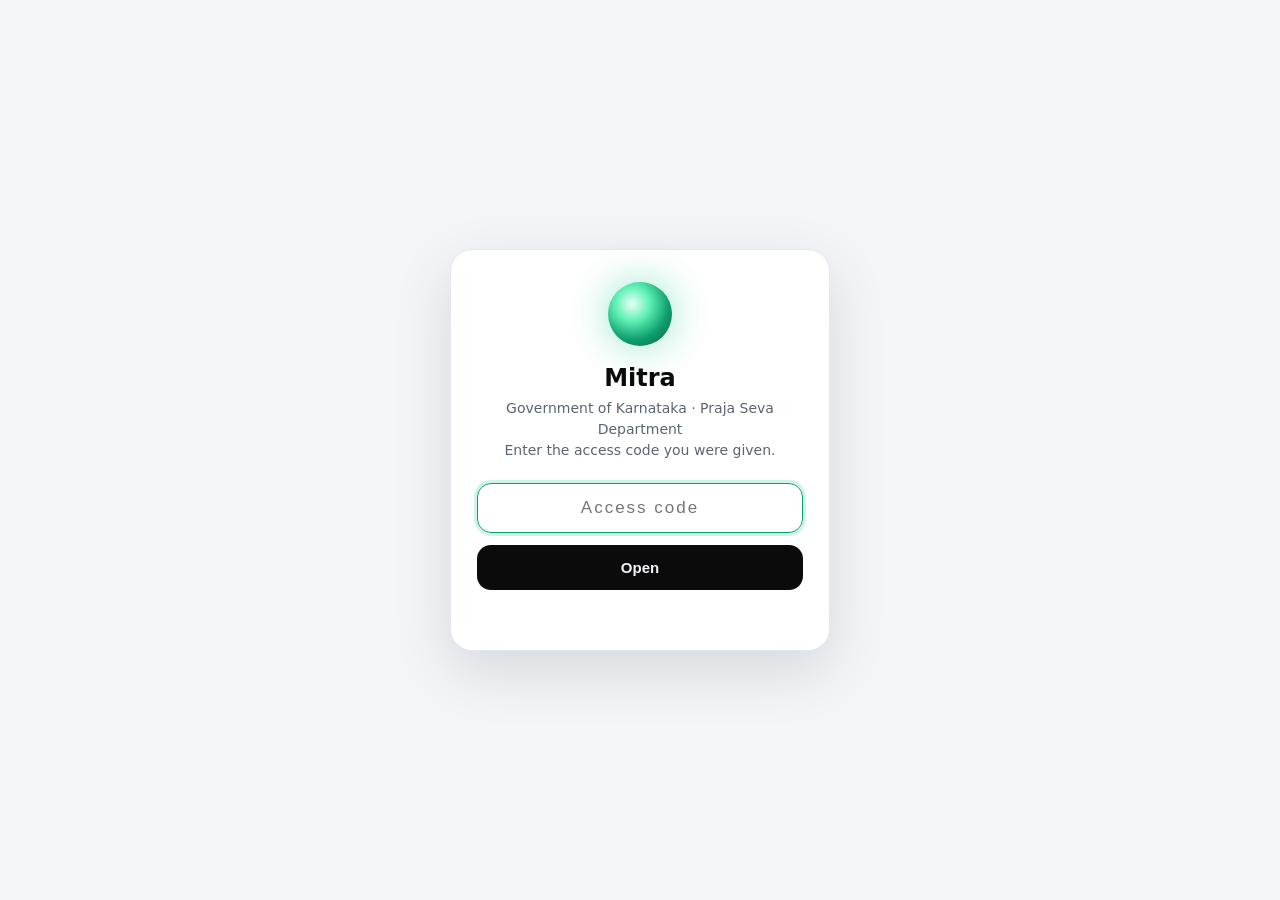
<file: deploy/gate/index.html>
<!doctype html>
<html lang="en">
<head>
<meta charset="utf-8">
<meta name="viewport" content="width=device-width, initial-scale=1">
<title>Mitra · Access</title>
<style>
  :root { --bg:#f3f5f9; --card:#ffffff; --tx:#0b0b0c; --mute:#5b6472; --line:#e3e7ee; --a:#0e9f6e; }
  @media (prefers-color-scheme: dark) { :root { --bg:#06080c; --card:#10141b; --tx:#f5f6f8; --mute:#8b95a5; --line:#222a35; --a:#16c784; } }
  * { box-sizing:border-box; }
  html, body { margin:0; height:100%; background:var(--bg); color:var(--tx); font-family:"Segoe UI",system-ui,-apple-system,sans-serif; }
  .wrap { min-height:100%; display:grid; place-items:center; padding:16px; }
  .card { width:100%; max-width:380px; background:var(--card); border:1px solid var(--line); border-radius:22px; padding:32px 26px;
          box-shadow:0 20px 60px rgba(0,0,0,.12); text-align:center; }
  .dot { width:64px; height:64px; margin:0 auto 18px; border-radius:50%;
         background:radial-gradient(circle at 38% 34%, #eafff6, #5ef0b4 30%, var(--a) 62%, #0a5a44); box-shadow:0 0 40px rgba(22,199,132,.45); }
  h1 { margin:0 0 6px; font-size:24px; font-weight:800; }
  p { margin:0 0 22px; color:var(--mute); font-size:14px; line-height:1.5; }
  input { width:100%; padding:14px 16px; border-radius:14px; border:1px solid var(--line); background:transparent; color:var(--tx);
          font-size:17px; letter-spacing:2px; text-align:center; outline:none; }
  input:focus { border-color:var(--a); box-shadow:0 0 0 3px rgba(22,199,132,.2); }
  button { width:100%; margin-top:12px; padding:14px; border:0; border-radius:14px; background:var(--tx); color:var(--bg);
           font-size:15px; font-weight:700; cursor:pointer; }
  .err { color:#e5484d; font-size:13px; min-height:18px; margin-top:10px; }
</style>
</head>
<body>
<div class="wrap"><form class="card" method="get" action="/__access" autocomplete="off">
  <div class="dot"></div>
  <h1>Mitra</h1>
  <p>Government of Karnataka · Praja Seva Department<br>Enter the access code you were given.</p>
  <input name="code" type="password" inputmode="text" autofocus required aria-label="Access code" placeholder="Access code">
  <button type="submit">Open</button>
  <div class="err" id="err"></div>
</form></div>
<script>
  if (location.pathname === '/__access') document.getElementById('err').textContent = 'That code is not right. Please try again.';
</script>
</body>
</html>
</file>
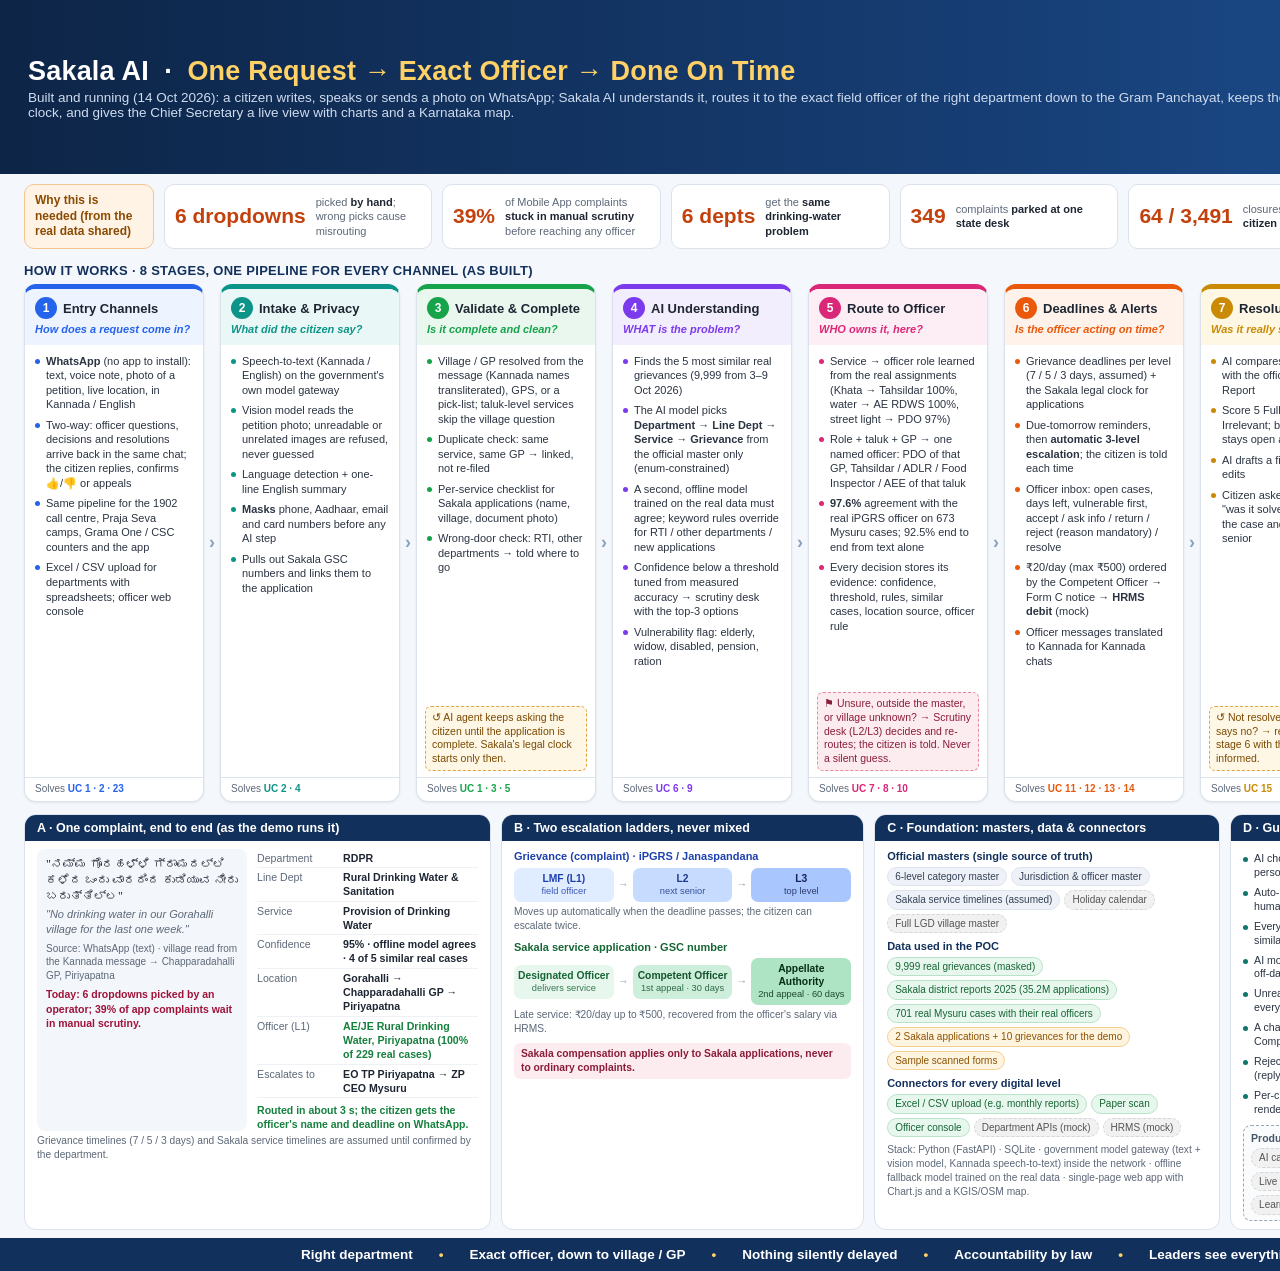
<file: tools/arch.html>
<!doctype html>
<html lang="en">
<head>
<meta charset="utf-8">
<title>Sakala AI POC Architecture</title>
<style>
  @page { size: 1600px 1040px; margin: 0; }
  * { box-sizing: border-box; margin: 0; padding: 0; }
  :root {
    --navy:#12305c; --ink:#1e2633; --muted:#5d6878; --line:#dbe2ec; --bg:#f4f7fb;
    --c1:#2563eb; --c2:#0d9488; --c3:#16a34a; --c4:#7c3aed; --c5:#db2777; --c6:#ea580c; --c7:#ca8a04; --c8:#0f4c81;
  }
  html, body { width:1600px; height:1040px; background:var(--bg); font-family:"Segoe UI", "Nirmala UI", sans-serif; color:var(--ink); }
  .page { width:1600px; height:1040px; display:flex; flex-direction:column; }

  /* header */
  header { background:linear-gradient(90deg,#0d2547 0%,#163d73 60%,#1d4f91 100%); color:#fff; padding:16px 28px 14px; display:flex; justify-content:space-between; align-items:center; }
  header h1 { font-size:27px; font-weight:700; letter-spacing:.2px; }
  header h1 span { color:#ffd166; }
  header p { font-size:13.5px; color:#cfdcf0; margin-top:3px; }
  .hright { text-align:right; font-size:12px; color:#cfdcf0; line-height:1.5; }
  .hright b { color:#fff; font-size:15px; display:block; }
  .hright .kn { font-family:"Nirmala UI"; color:#ffd166; font-size:18px; font-weight:700; }

  /* problem strip */
  .problem { display:flex; gap:10px; padding:10px 24px 4px; align-items:stretch; }
  .plabel { width:130px; background:#fff3e6; border:1px solid #f6c48f; border-radius:10px; padding:8px 10px; font-size:12px; color:#8a4b00; font-weight:700; line-height:1.3; display:flex; align-items:center; }
  .stat { flex:1; background:#fff; border:1px solid var(--line); border-radius:10px; padding:7px 10px; display:flex; gap:10px; align-items:center; }
  .stat .n { font-size:21px; font-weight:800; color:#c2410c; white-space:nowrap; }
  .stat .t { font-size:11px; color:var(--muted); line-height:1.3; }
  .stat .t b { color:var(--ink); }

  /* flow */
  .flowwrap { padding:8px 24px 4px; }
  .flowtitle { font-size:13px; font-weight:700; color:var(--navy); margin:2px 0 6px; letter-spacing:.3px; text-transform:uppercase; }
  .flow { display:flex; align-items:stretch; }
  .arrow { width:16px; display:flex; align-items:center; justify-content:center; color:#8aa0bd; font-size:18px; font-weight:700; }
  .stage { flex:1; background:#fff; border-radius:12px; border:1px solid var(--line); border-top:5px solid var(--c); display:flex; flex-direction:column; overflow:hidden; box-shadow:0 1px 3px rgba(18,48,92,.07); }
  .shead { padding:8px 10px 6px; background:var(--t); min-height:56px; }
  .sn { display:inline-flex; width:22px; height:22px; border-radius:50%; background:var(--c); color:#fff; font-size:12px; font-weight:800; align-items:center; justify-content:center; margin-right:6px; vertical-align:middle; }
  .stitle { font-size:13px; font-weight:700; color:var(--ink); vertical-align:middle; }
  .q { font-size:11px; color:var(--c); font-weight:700; margin-top:4px; font-style:italic; }
  ul { list-style:none; padding:6px 10px 4px; flex:1; }
  li { font-size:11px; line-height:1.32; padding:3px 0 3px 11px; position:relative; color:#2b3442; }
  li::before { content:""; position:absolute; left:0; top:8px; width:5px; height:5px; border-radius:50%; background:var(--c); }
  .callout { margin:2px 8px 6px; font-size:10.5px; background:#fff7e6; border:1px dashed #e0a43a; color:#7a4a00; border-radius:6px; padding:4px 6px; line-height:1.3; }
  .callout.red { background:#fdecef; border-color:#e58aa0; color:#8a1c3a; }
  .uc { padding:5px 10px 7px; border-top:1px solid var(--line); font-size:10px; color:var(--muted); }
  .uc b { color:var(--c); }

  /* bottom panels */
  .bottom { display:grid; grid-template-columns: 1.35fr 1.05fr 1fr 1fr; gap:10px; padding:8px 24px 8px; flex:1; }
  .panel { background:#fff; border:1px solid var(--line); border-radius:12px; overflow:hidden; display:flex; flex-direction:column; }
  .ph { background:var(--navy); color:#fff; font-size:12.5px; font-weight:700; padding:6px 12px; }
  .pb { padding:8px 12px; font-size:11px; line-height:1.35; flex:1; }

  /* example */
  .ex { display:flex; gap:10px; }
  .exq { flex:1; background:#f3f6fa; border-radius:8px; padding:7px 9px; font-size:11px; }
  .exq .kn { font-family:"Nirmala UI"; font-size:12px; color:#1e2633; }
  .exq .en { color:var(--muted); margin-top:3px; font-style:italic; }
  .exq .meta { margin-top:5px; font-size:10px; color:var(--muted); }
  .bad { margin-top:5px; font-size:10.5px; color:#9f1239; font-weight:700; }
  .route { flex:1.15; }
  .rrow { display:flex; font-size:10.6px; border-bottom:1px solid #eef1f6; padding:2px 0; }
  .rrow span:first-child { width:86px; color:var(--muted); flex-shrink:0; }
  .rrow span:last-child { font-weight:600; }
  .rrow.hl span:last-child { color:#15803d; }
  .ok { margin-top:5px; font-size:10.5px; color:#15803d; font-weight:700; }

  /* ladders */
  .ladder { margin-bottom:7px; }
  .lt { font-size:11px; font-weight:700; margin-bottom:4px; }
  .steps { display:flex; align-items:center; gap:4px; }
  .step { flex:1; text-align:center; border-radius:7px; padding:5px 3px; font-size:10.3px; font-weight:600; line-height:1.2; }
  .step small { display:block; font-weight:400; font-size:9.3px; opacity:.85; margin-top:1px; }
  .sa { color:#94a3b8; font-weight:700; }
  .g1 { background:#e0ecff; color:#1e40af; } .g2 { background:#c7dbff; color:#1e3a8a; } .g3 { background:#a9c6ff; color:#172554; }
  .s1 { background:#e8f7ee; color:#166534; } .s2 { background:#cdeedb; color:#14532d; } .s3 { background:#aee3c4; color:#052e16; }
  .lnote { font-size:10.2px; color:var(--muted); margin-top:3px; }
  .warn { margin-top:4px; font-size:10.3px; background:#fdecef; color:#8a1c3a; border-radius:6px; padding:4px 7px; font-weight:600; }

  /* foundation */
  .fgroup { margin-bottom:6px; }
  .fgroup b { font-size:11px; color:var(--navy); }
  .chips { display:flex; flex-wrap:wrap; gap:4px; margin-top:3px; }
  .chip { font-size:10px; padding:2px 7px; border-radius:20px; background:#eef2f8; color:#334155; border:1px solid #dde4ee; }
  .chip.real { background:#e8f7ee; border-color:#b9e3c8; color:#166534; }
  .chip.syn { background:#fff4e0; border-color:#f3cf8f; color:#8a5300; }
  .chip.mock { background:#f1f1f1; border-color:#d6d6d6; color:#555; border-style:dashed; }

  /* guardrails */
  .gr li { font-size:10.6px; }
  .gr li::before { background:#0f766e; }
  .prod { margin-top:5px; border:1.5px dashed #9aa6b6; border-radius:8px; padding:5px 7px; background:#fafbfc; }
  .prod .pt { font-size:10.5px; font-weight:700; color:#475569; margin-bottom:3px; }

  footer { background:var(--navy); color:#fff; display:flex; justify-content:center; gap:26px; padding:9px 0; font-size:13.5px; font-weight:600; }
  footer span { color:#ffd166; }
</style>
</head>
<body>
<div class="page">

<header>
  <div>
    <h1>Sakala AI &nbsp;·&nbsp; <span>One Request → Exact Officer → Done On Time</span></h1>
    <p>Built and running (14 Oct 2026): a citizen writes, speaks or sends a photo on WhatsApp; Sakala AI understands it, routes it to the exact field officer of the right department down to the Gram Panchayat, keeps the officer on the clock, and gives the Chief Secretary a live view with charts and a Karnataka map.</p>
  </div>
  <div class="hright"><span class="kn">ಸಕಾಲ</span><b>Government of Karnataka</b>Praja Seva Department · Sakala Mission<br>Live POC · Mysuru pilot · 14 October 2026</div>
</header>

<div class="problem">
  <div class="plabel">Why this is needed (from the real data shared)</div>
  <div class="stat" style="flex:1.25"><div class="n">6 dropdowns</div><div class="t">picked <b>by hand</b>; wrong picks cause misrouting</div></div>
  <div class="stat"><div class="n">39%</div><div class="t">of Mobile App complaints <b>stuck in manual scrutiny</b> before reaching any officer</div></div>
  <div class="stat"><div class="n">6 depts</div><div class="t">get the <b>same drinking-water problem</b></div></div>
  <div class="stat"><div class="n">349</div><div class="t">complaints <b>parked at one state desk</b></div></div>
  <div class="stat"><div class="n">64 / 3,491</div><div class="t">closures have <b>citizen feedback</b></div></div>
  <div class="stat"><div class="n">1.55M</div><div class="t">Sakala applications <b>delivered late</b> in 2025 (4.5% of 35.2M)</div></div>
</div>

<div class="flowwrap">
  <div class="flowtitle">How it works · 8 stages, one pipeline for every channel (as built)</div>
  <div class="flow">

    <div class="stage" style="--c:var(--c1);--t:#eef4ff">
      <div class="shead"><span class="sn">1</span><span class="stitle">Entry Channels</span><div class="q">How does a request come in?</div></div>
      <ul>
        <li><b>WhatsApp</b> (no app to install): text, voice note, photo of a petition, live location, in Kannada / English</li>
        <li>Two-way: officer questions, decisions and resolutions arrive back in the same chat; the citizen replies, confirms 👍/👎 or appeals</li>
        <li>Same pipeline for the 1902 call centre, Praja Seva camps, Grama One / CSC counters and the app</li>
        <li>Excel / CSV upload for departments with spreadsheets; officer web console</li>
      </ul>
      <div class="uc">Solves <b>UC 1 · 2 · 23</b></div>
    </div>
    <div class="arrow">›</div>

    <div class="stage" style="--c:var(--c2);--t:#e9f8f6">
      <div class="shead"><span class="sn">2</span><span class="stitle">Intake &amp; Privacy</span><div class="q">What did the citizen say?</div></div>
      <ul>
        <li>Speech-to-text (Kannada / English) on the government's own model gateway</li>
        <li>Vision model reads the petition photo; unreadable or unrelated images are refused, never guessed</li>
        <li>Language detection + one-line English summary</li>
        <li><b>Masks</b> phone, Aadhaar, email and card numbers before any AI step</li>
        <li>Pulls out Sakala GSC numbers and links them to the application</li>
      </ul>
      <div class="uc">Solves <b>UC 2 · 4</b></div>
    </div>
    <div class="arrow">›</div>

    <div class="stage" style="--c:var(--c3);--t:#eaf7ee">
      <div class="shead"><span class="sn">3</span><span class="stitle">Validate &amp; Complete</span><div class="q">Is it complete and clean?</div></div>
      <ul>
        <li>Village / GP resolved from the message (Kannada names transliterated), GPS, or a pick-list; taluk-level services skip the village question</li>
        <li>Duplicate check: same service, same GP → linked, not re-filed</li>
        <li>Per-service checklist for Sakala applications (name, village, document photo)</li>
        <li>Wrong-door check: RTI, other departments → told where to go</li>
      </ul>
      <div class="callout">↺ AI agent keeps asking the citizen until the application is complete. Sakala's legal clock starts only then.</div>
      <div class="uc">Solves <b>UC 1 · 3 · 5</b></div>
    </div>
    <div class="arrow">›</div>

    <div class="stage" style="--c:var(--c4);--t:#f3eefe">
      <div class="shead"><span class="sn">4</span><span class="stitle">AI Understanding</span><div class="q">WHAT is the problem?</div></div>
      <ul>
        <li>Finds the 5 most similar real grievances (9,999 from 3–9 Oct 2026)</li>
        <li>The AI model picks <b>Department → Line Dept → Service → Grievance</b> from the official master only (enum-constrained)</li>
        <li>A second, offline model trained on the real data must agree; keyword rules override for RTI / other departments / new applications</li>
        <li>Confidence below a threshold tuned from measured accuracy → scrutiny desk with the top-3 options</li>
        <li>Vulnerability flag: elderly, widow, disabled, pension, ration</li>
      </ul>
      <div class="uc">Solves <b>UC 6 · 9</b></div>
    </div>
    <div class="arrow">›</div>

    <div class="stage" style="--c:var(--c5);--t:#fdeef5">
      <div class="shead"><span class="sn">5</span><span class="stitle">Route to Officer</span><div class="q">WHO owns it, here?</div></div>
      <ul>
        <li>Service → officer role learned from the real assignments (Khata → Tahsildar 100%, water → AE RDWS 100%, street light → PDO 97%)</li>
        <li>Role + taluk + GP → one named officer: PDO of that GP, Tahsildar / ADLR / Food Inspector / AEE of that taluk</li>
        <li><b>97.6%</b> agreement with the real iPGRS officer on 673 Mysuru cases; 92.5% end to end from text alone</li>
        <li>Every decision stores its evidence: confidence, threshold, rules, similar cases, location source, officer rule</li>
      </ul>
      <div class="callout red">⚑ Unsure, outside the master, or village unknown? → Scrutiny desk (L2/L3) decides and re-routes; the citizen is told. Never a silent guess.</div>
      <div class="uc">Solves <b>UC 7 · 8 · 10</b></div>
    </div>
    <div class="arrow">›</div>

    <div class="stage" style="--c:var(--c6);--t:#fff2ea">
      <div class="shead"><span class="sn">6</span><span class="stitle">Deadlines &amp; Alerts</span><div class="q">Is the officer acting on time?</div></div>
      <ul>
        <li>Grievance deadlines per level (7 / 5 / 3 days, assumed) + the Sakala legal clock for applications</li>
        <li>Due-tomorrow reminders, then <b>automatic 3-level escalation</b>; the citizen is told each time</li>
        <li>Officer inbox: open cases, days left, vulnerable first, accept / ask info / return / reject (reason mandatory) / resolve</li>
        <li>₹20/day (max ₹500) ordered by the Competent Officer → Form C notice → <b>HRMS debit</b> (mock)</li>
        <li>Officer messages translated to Kannada for Kannada chats</li>
      </ul>
      <div class="uc">Solves <b>UC 11 · 12 · 13 · 14</b></div>
    </div>
    <div class="arrow">›</div>

    <div class="stage" style="--c:var(--c7);--t:#fdf7e3">
      <div class="shead"><span class="sn">7</span><span class="stitle">Resolution Check</span><div class="q">Was it really solved?</div></div>
      <ul>
        <li>AI compares the complaint with the officer's Action Taken Report</li>
        <li>Score 5 Fully resolved … 1 Irrelevant; below 4 the case stays open and is flagged</li>
        <li>AI drafts a first ATR the officer edits</li>
        <li>Citizen asked on WhatsApp "was it solved?" · 👎 re-opens the case and informs the senior</li>
      </ul>
      <div class="callout">↺ Not resolved, or the citizen says no? → re-opened, back to stage 6 with the senior officer informed.</div>
      <div class="uc">Solves <b>UC 15</b></div>
    </div>
    <div class="arrow">›</div>

    <div class="stage" style="--c:var(--c8);--t:#eaf1f8">
      <div class="shead"><span class="sn">8</span><span class="stitle">Leadership View</span><div class="q">What should leaders act on?</div></div>
      <ul>
        <li>Command dashboard with a live <b>Karnataka map</b>: districts shaded by real 2025 late delivery; zoom to taluk; on-time / overdue / vulnerable filters</li>
        <li><b>Sakala district tracker</b>: real 2025 reports, early warning for slipping districts, fairer scorecard</li>
        <li>Insights: hotspots with AI-suggested fixes, Praja Seva history, misrouting detector, data quality</li>
        <li>Wednesday Review Pack (EN + ಕನ್ನಡ) for Tahsildar/EO → AC → DC → CS; Form E-4 list</li>
        <li><b>AI mode</b>: ask anything, answered only from data tools, with bar / line / donut charts</li>
      </ul>
      <div class="callout">⚠ Accuracy proof screen: live test on real complaints (dept 97.5% · service 95% · officer 92.5% on 40 cases).</div>
      <div class="uc">Solves <b>UC 16 – 22</b></div>
    </div>

  </div>
</div>

<div class="bottom">

  <div class="panel">
    <div class="ph">A · One complaint, end to end (as the demo runs it)</div>
    <div class="pb">
      <div class="ex">
        <div class="exq">
          <div class="kn">"ನಮ್ಮ ಗೊರಹಳ್ಳಿ ಗ್ರಾಮದಲ್ಲಿ ಕಳೆದ ಒಂದು ವಾರದಿಂದ ಕುಡಿಯುವ ನೀರು ಬರುತ್ತಿಲ್ಲ"</div>
          <div class="en">"No drinking water in our Gorahalli village for the last one week."</div>
          <div class="meta">Source: WhatsApp (text) · village read from the Kannada message → Chapparadahalli GP, Piriyapatna</div>
          <div class="bad">Today: 6 dropdowns picked by an operator; 39% of app complaints wait in manual scrutiny.</div>
        </div>
        <div class="route">
          <div class="rrow"><span>Department</span><span>RDPR</span></div>
          <div class="rrow"><span>Line Dept</span><span>Rural Drinking Water &amp; Sanitation</span></div>
          <div class="rrow"><span>Service</span><span>Provision of Drinking Water</span></div>
          <div class="rrow"><span>Confidence</span><span>95% · offline model agrees · 4 of 5 similar real cases</span></div>
          <div class="rrow"><span>Location</span><span>Gorahalli → Chapparadahalli GP → Piriyapatna</span></div>
          <div class="rrow hl"><span>Officer (L1)</span><span>AE/JE Rural Drinking Water, Piriyapatna (100% of 229 real cases)</span></div>
          <div class="rrow"><span>Escalates to</span><span>EO TP Piriyapatna → ZP CEO Mysuru</span></div>
          <div class="ok">Routed in about 3 s; the citizen gets the officer's name and deadline on WhatsApp.</div>
        </div>
      </div>
      <div class="lnote">Grievance timelines (7 / 5 / 3 days) and Sakala service timelines are assumed until confirmed by the department.</div>
    </div>
  </div>

  <div class="panel">
    <div class="ph">B · Two escalation ladders, never mixed</div>
    <div class="pb">
      <div class="ladder">
        <div class="lt" style="color:#1e40af">Grievance (complaint) · iPGRS / Janaspandana</div>
        <div class="steps">
          <div class="step g1">LMF (L1)<small>field officer</small></div><span class="sa">→</span>
          <div class="step g2">L2<small>next senior</small></div><span class="sa">→</span>
          <div class="step g3">L3<small>top level</small></div>
        </div>
        <div class="lnote">Moves up automatically when the deadline passes; the citizen can escalate twice.</div>
      </div>
      <div class="ladder">
        <div class="lt" style="color:#166534">Sakala service application · GSC number</div>
        <div class="steps">
          <div class="step s1">Designated Officer<small>delivers service</small></div><span class="sa">→</span>
          <div class="step s2">Competent Officer<small>1st appeal · 30 days</small></div><span class="sa">→</span>
          <div class="step s3">Appellate Authority<small>2nd appeal · 60 days</small></div>
        </div>
        <div class="lnote">Late service: ₹20/day up to ₹500, recovered from the officer's salary via HRMS.</div>
      </div>
      <div class="warn">Sakala compensation applies only to Sakala applications, never to ordinary complaints.</div>
    </div>
  </div>

  <div class="panel">
    <div class="ph">C · Foundation: masters, data &amp; connectors</div>
    <div class="pb">
      <div class="fgroup"><b>Official masters (single source of truth)</b>
        <div class="chips"><span class="chip">6-level category master</span><span class="chip">Jurisdiction &amp; officer master</span><span class="chip">Sakala service timelines (assumed)</span><span class="chip mock">Holiday calendar</span><span class="chip mock">Full LGD village master</span></div></div>
      <div class="fgroup"><b>Data used in the POC</b>
        <div class="chips"><span class="chip real">9,999 real grievances (masked)</span><span class="chip real">Sakala district reports 2025 (35.2M applications)</span><span class="chip real">701 real Mysuru cases with their real officers</span><span class="chip syn">2 Sakala applications + 10 grievances for the demo</span><span class="chip syn">Sample scanned forms</span></div></div>
      <div class="fgroup"><b>Connectors for every digital level</b>
        <div class="chips"><span class="chip real">Excel / CSV upload (e.g. monthly reports)</span><span class="chip real">Paper scan</span><span class="chip real">Officer console</span><span class="chip mock">Department APIs (mock)</span><span class="chip mock">HRMS (mock)</span></div></div>
      <div class="lnote">Stack: Python (FastAPI) · SQLite · government model gateway (text + vision model, Kannada speech-to-text) inside the network · offline fallback model trained on the real data · single-page web app with Chart.js and a KGIS/OSM map.</div>
    </div>
  </div>

  <div class="panel">
    <div class="ph">D · Guardrails &amp; what comes next</div>
    <div class="pb">
      <ul class="gr" style="padding:0 0 0 0;">
        <li>AI chooses <b>only from official masters</b>; anything else goes to a person</li>
        <li>Auto-route threshold <b>tuned from measured accuracy</b>; below it a human decides with top-3 options</li>
        <li>Every routing decision keeps its <b>evidence</b> (confidence, rules, similar cases, officer rule) for audit</li>
        <li>AI mode answers <b>only from data tools</b>; instruction-override and off-data prompts are refused and logged</li>
        <li>Unreadable photos / silent audio are refused, never guessed; every AI call is logged for weekly review</li>
        <li>A chat sees only its own cases; only the owner acts, only the Competent Officer compensates; ladders never mix</li>
        <li>Rejection needs a reason and the citizen is told the appeal officer (reply APPEAL); 👎 re-opens</li>
        <li>Per-client rate limits and size caps, as in the sister POCs; all rendered text sanitised</li>
      </ul>
      <div class="prod">
        <div class="pt">Production phase (shown in UI only)</div>
        <div class="chips"><span class="chip mock">AI callback to citizen</span><span class="chip mock">Namma Seva ★ rating</span><span class="chip mock">Live iPGRS / Sakala / HRMS</span><span class="chip mock">SMS / WhatsApp alerts</span><span class="chip mock">Learning loop</span><span class="chip mock">Early-warning alerts</span></div>
      </div>
    </div>
  </div>

</div>

<footer>
  <div>Right department</div><span>•</span><div>Exact officer, down to village / GP</div><span>•</span><div>Nothing silently delayed</div><span>•</span><div>Accountability by law</div><span>•</span><div>Leaders see everything</div>
</footer>

</div>
</body>
</html>
</file>
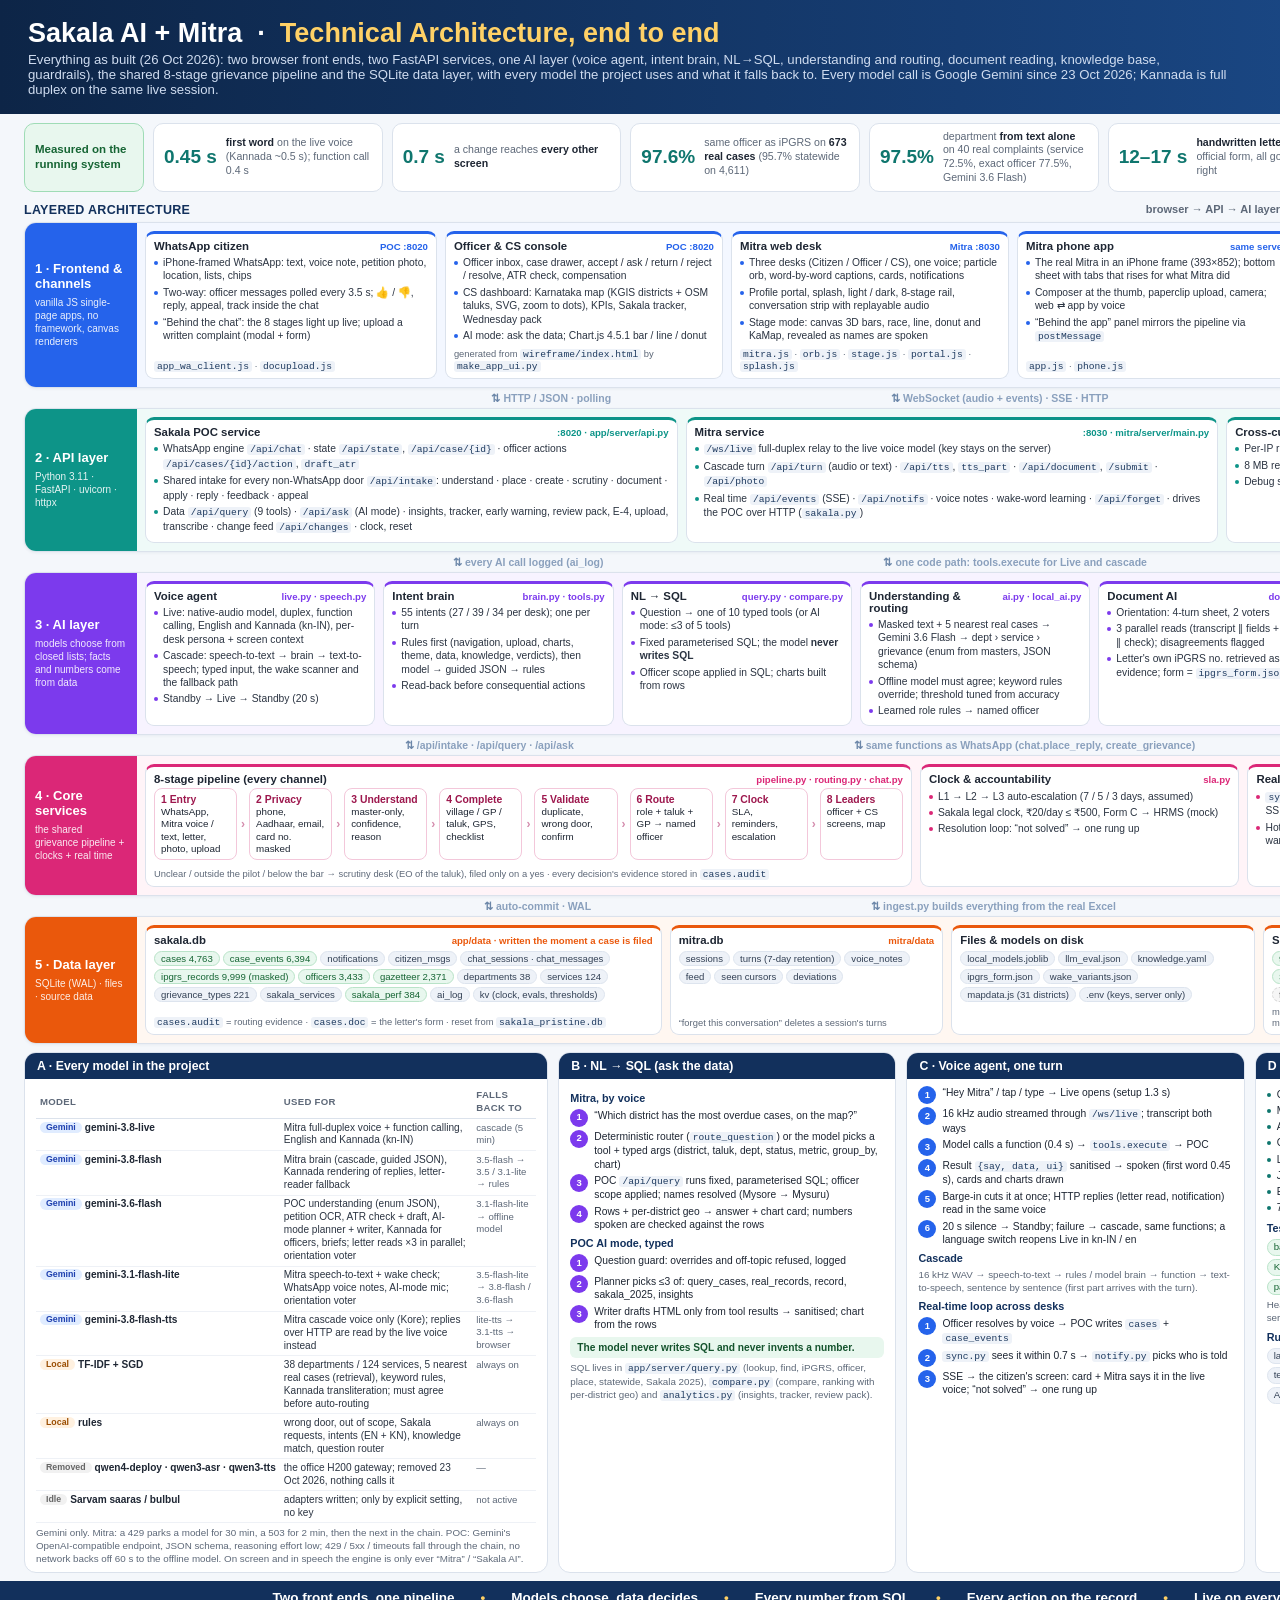
<file: tools/arch_technical.html>
<!doctype html>
<html lang="en">
<head>
<meta charset="utf-8">
<title>Sakala AI Technical Architecture</title>
<style>
  @page { size: 1600px 1510px; margin: 0; }
  * { box-sizing: border-box; margin: 0; padding: 0; }
  :root {
    --navy:#12305c; --ink:#1e2633; --muted:#5d6878; --line:#dbe2ec; --bg:#f4f7fb;
    --fe:#2563eb; --api:#0d9488; --ai:#7c3aed; --core:#db2777; --data:#ea580c; --ext:#ca8a04;
  }
  html, body { width:1600px; height:1510px; background:var(--bg); font-family:"Segoe UI", "Nirmala UI", sans-serif; color:var(--ink); }
  .page { width:1600px; min-height:1510px; display:flex; flex-direction:column; }
  code { font-family:Consolas, "Cascadia Mono", monospace; font-size:9.6px; background:#eef2f8; border-radius:3px; padding:0 3px; color:#1e3a5f; }

  header { background:linear-gradient(90deg,#0d2547 0%,#163d73 60%,#1d4f91 100%); color:#fff; padding:15px 28px 13px; display:flex; justify-content:space-between; align-items:center; gap:24px; }
  header h1 { font-size:27px; font-weight:700; }
  header h1 span { color:#ffd166; }
  header p { font-size:13.2px; color:#cfdcf0; margin-top:3px; max-width:1200px; }
  .hright { text-align:right; font-size:12px; color:#cfdcf0; line-height:1.5; white-space:nowrap; }
  .hright b { color:#fff; font-size:15px; display:block; }
  .hright .kn { font-family:"Nirmala UI"; color:#ffd166; font-size:18px; font-weight:700; }

  .strip { display:flex; gap:9px; padding:9px 24px 2px; }
  .plabel { width:120px; background:#e8f7ee; border:1px solid #9fdcb6; border-radius:10px; padding:7px 10px; font-size:11.5px; color:#166534; font-weight:700; line-height:1.3; display:flex; align-items:center; }
  .stat { flex:1; background:#fff; border:1px solid var(--line); border-radius:10px; padding:6px 10px; display:flex; gap:9px; align-items:center; }
  .stat .n { font-size:19px; font-weight:800; color:#0f766e; white-space:nowrap; }
  .stat .t { font-size:10.6px; color:var(--muted); line-height:1.3; }
  .stat .t b { color:var(--ink); }

  .sect { font-size:12.5px; font-weight:700; color:var(--navy); letter-spacing:.3px; text-transform:uppercase; padding:9px 24px 5px; display:flex; justify-content:space-between; }
  .sect small { text-transform:none; letter-spacing:0; font-weight:600; color:var(--muted); font-size:11px; }

  /* layered stack */
  .stack { padding:0 24px; display:flex; flex-direction:column; gap:0; }
  .band { display:grid; grid-template-columns: 112px 1fr; background:#fff; border:1px solid var(--line); border-radius:12px; overflow:hidden; box-shadow:0 1px 3px rgba(18,48,92,.06); }
  .blabel { background:var(--c); color:#fff; padding:8px 10px; display:flex; flex-direction:column; justify-content:center; }
  .blabel b { font-size:13px; line-height:1.15; }
  .blabel small { font-size:10px; opacity:.9; margin-top:4px; line-height:1.3; }
  .bbody { display:grid; gap:8px; padding:8px; background:var(--t); }
  .card { background:#fff; border:1px solid var(--line); border-top:3px solid var(--c); border-radius:9px; padding:6px 8px 6px; display:flex; flex-direction:column; }
  .card h4 { font-size:11.4px; color:var(--ink); margin-bottom:3px; display:flex; justify-content:space-between; align-items:baseline; gap:6px; }
  .card h4 em { font-style:normal; font-size:9.6px; color:var(--c); font-weight:700; white-space:nowrap; }
  .card ul { list-style:none; }
  .card li { font-size:10.3px; line-height:1.3; padding:1.5px 0 1.5px 9px; position:relative; color:#2b3442; }
  .card li::before { content:""; position:absolute; left:0; top:6.5px; width:4px; height:4px; border-radius:50%; background:var(--c); }
  .card .f { margin-top:auto; padding-top:4px; font-size:9.4px; color:var(--muted); }
  .flowdown { display:flex; justify-content:center; gap:280px; color:#8aa0bd; font-size:10.5px; font-weight:700; height:20px; align-items:center; }
  .flowdown span::before { content:"⇅ "; color:#6b86a8; }

  /* pipeline strip inside core band */
  .pipe { display:flex; gap:4px; align-items:stretch; }
  .ps { flex:1; background:#fff; border:1px solid #f3c7da; border-radius:8px; padding:4px 6px; font-size:9.8px; line-height:1.25; }
  .ps b { display:block; font-size:10.4px; color:#9d174d; }
  .pa { color:#d48cad; font-weight:800; display:flex; align-items:center; font-size:12px; }

  /* tables chips */
  .tbl { width:100%; border-collapse:collapse; font-size:10.1px; }
  .tbl th { text-align:left; font-size:9.6px; color:var(--muted); font-weight:700; text-transform:uppercase; letter-spacing:.3px; padding:3px 4px; border-bottom:1.5px solid var(--line); }
  .tbl td { padding:2.6px 4px; border-bottom:1px solid #eef1f6; vertical-align:top; line-height:1.28; }
  .tbl td:first-child { font-weight:700; white-space:nowrap; }
  .tbl td:nth-child(2) { color:#2b3442; }
  .tbl td:last-child { color:var(--muted); font-size:9.6px; }
  .tag { display:inline-block; font-size:8.8px; font-weight:700; border-radius:10px; padding:0 6px; margin-right:3px; vertical-align:1px; }
  .tg { background:#e0ecff; color:#1e40af; } .tq { background:#e8f7ee; color:#166534; } .tl { background:#fff1e0; color:#9a4d00; } .tx { background:#f1f1f1; color:#666; }
  .chips { display:flex; flex-wrap:wrap; gap:3px; margin-top:2px; }
  .chip { font-size:9.6px; padding:1px 6px; border-radius:20px; background:#eef2f8; color:#334155; border:1px solid #dde4ee; white-space:nowrap; }
  .chip.real { background:#e8f7ee; border-color:#b9e3c8; color:#166534; }
  .chip.mock { background:#f6f6f6; border-color:#d6d6d6; color:#555; border-style:dashed; }

  .bottom { display:grid; grid-template-columns: 1.55fr 1fr 1fr 0.95fr; gap:10px; padding:8px 24px 8px; flex:1; }
  .panel { background:#fff; border:1px solid var(--line); border-radius:12px; overflow:hidden; display:flex; flex-direction:column; }
  .ph { background:var(--navy); color:#fff; font-size:12.3px; font-weight:700; padding:6px 12px; }
  .pb { padding:7px 11px; font-size:10.6px; line-height:1.35; flex:1; }
  .steps { display:flex; flex-direction:column; gap:3px; }
  .st { display:grid; grid-template-columns: 18px 1fr; gap:6px; align-items:start; font-size:10.3px; line-height:1.3; }
  .st i { font-style:normal; width:18px; height:18px; border-radius:50%; background:var(--c); color:#fff; font-size:9.5px; font-weight:800; display:flex; align-items:center; justify-content:center; }
  .sub { font-weight:700; color:var(--navy); font-size:10.8px; margin:5px 0 3px; }
  .note { font-size:9.8px; color:var(--muted); margin-top:4px; line-height:1.3; }
  .good { margin-top:5px; font-size:10.2px; background:#e8f7ee; color:#14532d; border-radius:6px; padding:4px 7px; font-weight:600; }
  .gr li { font-size:10.2px; list-style:none; padding:1.5px 0 1.5px 10px; position:relative; line-height:1.3; }
  .gr li::before { content:""; position:absolute; left:0; top:6.5px; width:4px; height:4px; border-radius:50%; background:#0f766e; }

  footer { background:var(--navy); color:#fff; display:flex; justify-content:center; gap:26px; padding:9px 0; font-size:13.5px; font-weight:600; }
  footer span { color:#ffd166; }
</style>
</head>
<body>
<div class="page">

<header>
  <div>
    <h1>Sakala AI + Mitra &nbsp;·&nbsp; <span>Technical Architecture, end to end</span></h1>
    <p>Everything as built (26 Oct 2026): two browser front ends, two FastAPI services, one AI layer (voice agent, intent brain, NL→SQL, understanding and routing, document reading, knowledge base, guardrails), the shared 8-stage grievance pipeline and the SQLite data layer, with every model the project uses and what it falls back to. Every model call is Google Gemini since 23 Oct 2026; Kannada is full duplex on the same live session.</p>
  </div>
  <div class="hright"><span class="kn">ಸಕಾಲ · ಮಿತ್ರ</span><b>Government of Karnataka</b>Praja Seva Department<br>Sakala POC :8020 · Mitra :8030 · 26 Oct 2026</div>
</header>

<div class="strip">
  <div class="plabel">Measured on the running system</div>
  <div class="stat"><div class="n">0.45 s</div><div class="t"><b>first word</b> on the live voice (Kannada ~0.5 s); function call 0.4 s</div></div>
  <div class="stat"><div class="n">0.7 s</div><div class="t">a change reaches <b>every other screen</b></div></div>
  <div class="stat"><div class="n">97.6%</div><div class="t">same officer as iPGRS on <b>673 real cases</b> (95.7% statewide on 4,611)</div></div>
  <div class="stat"><div class="n">97.5%</div><div class="t">department <b>from text alone</b> on 40 real complaints (service 72.5%, exact officer 77.5%, Gemini 3.6 Flash)</div></div>
  <div class="stat"><div class="n">12–17 s</div><div class="t"><b>handwritten letter</b> → official form, all gold fields right</div></div>
  <div class="stat"><div class="n">113 / 113</div><div class="t">question bank · 32/32 real voice · 18/18 Kannada live · 59/59 guardrails</div></div>
</div>

<div class="sect">Layered architecture <small>browser → API → AI layer → pipeline → database · both channels share layers 3–5</small></div>
<div class="stack">

  <!-- 1 FRONTEND -->
  <div class="band" style="--c:var(--fe);--t:#f3f7ff">
    <div class="blabel"><b>1 · Frontend &amp; channels</b><small>vanilla JS single-page apps, no framework, canvas renderers</small></div>
    <div class="bbody" style="grid-template-columns:1.05fr 1fr 1fr 1fr 0.95fr">
      <div class="card" style="--c:var(--fe)"><h4>WhatsApp citizen<em>POC :8020</em></h4><ul>
        <li>iPhone-framed WhatsApp: text, voice note, petition photo, location, lists, chips</li>
        <li>Two-way: officer messages polled every 3.5 s; 👍 / 👎, reply, appeal, track inside the chat</li>
        <li>“Behind the chat”: the 8 stages light up live; upload a written complaint (modal + form)</li></ul>
        <div class="f"><code>app_wa_client.js</code> · <code>docupload.js</code></div></div>
      <div class="card" style="--c:var(--fe)"><h4>Officer &amp; CS console<em>POC :8020</em></h4><ul>
        <li>Officer inbox, case drawer, accept / ask / return / reject / resolve, ATR check, compensation</li>
        <li>CS dashboard: Karnataka map (KGIS districts + OSM taluks, SVG, zoom to dots), KPIs, Sakala tracker, Wednesday pack</li>
        <li>AI mode: ask the data; Chart.js 4.5.1 bar / line / donut</li></ul>
        <div class="f">generated from <code>wireframe/index.html</code> by <code>make_app_ui.py</code></div></div>
      <div class="card" style="--c:var(--fe)"><h4>Mitra web desk<em>Mitra :8030</em></h4><ul>
        <li>Three desks (Citizen / Officer / CS), one voice; particle orb, word-by-word captions, cards, notifications</li>
        <li>Profile portal, splash, light / dark, 8-stage rail, conversation strip with replayable audio</li>
        <li>Stage mode: canvas 3D bars, race, line, donut and KaMap, revealed as names are spoken</li></ul>
        <div class="f"><code>mitra.js</code> · <code>orb.js</code> · <code>stage.js</code> · <code>portal.js</code> · <code>splash.js</code></div></div>
      <div class="card" style="--c:var(--fe)"><h4>Mitra phone app<em>same server</em></h4><ul>
        <li>The real Mitra in an iPhone frame (393×852); bottom sheet with tabs that rises for what Mitra did</li>
        <li>Composer at the thumb, paperclip upload, camera; web ⇄ app by voice</li>
        <li>“Behind the app” panel mirrors the pipeline via <code>postMessage</code></li></ul>
        <div class="f"><code>app.js</code> · <code>phone.js</code></div></div>
      <div class="card" style="--c:var(--fe)"><h4>Audio I/O<em>Web Audio</em></h4><ul>
        <li>Mic → 16 kHz PCM frames; playback 24 kHz PCM queue with instant cut</li>
        <li>“Hey Mitra” scanner in every state; echo guard, ducking, barge-in</li>
        <li>Mute / push-to-talk; 16 kHz WAV clips for the cascade</li></ul>
        <div class="f">no browser speech service needed</div></div>
    </div>
  </div>
  <div class="flowdown"><span>HTTP / JSON · polling</span><span>WebSocket (audio + events) · SSE · HTTP</span></div>

  <!-- 2 API -->
  <div class="band" style="--c:var(--api);--t:#effaf8">
    <div class="blabel"><b>2 · API layer</b><small>Python 3.11 · FastAPI · uvicorn · httpx</small></div>
    <div class="bbody" style="grid-template-columns:1.25fr 1.25fr 0.8fr">
      <div class="card" style="--c:var(--api)"><h4>Sakala POC service<em>:8020 · app/server/api.py</em></h4><ul>
        <li>WhatsApp engine <code>/api/chat</code> · state <code>/api/state</code>, <code>/api/case/{id}</code> · officer actions <code>/api/cases/{id}/action</code>, <code>draft_atr</code></li>
        <li>Shared intake for every non-WhatsApp door <code>/api/intake</code>: understand · place · create · scrutiny · document · apply · reply · feedback · appeal</li>
        <li>Data <code>/api/query</code> (9 tools) · <code>/api/ask</code> (AI mode) · insights, tracker, early warning, review pack, E-4, upload, transcribe · change feed <code>/api/changes</code> · clock, reset</li></ul></div>
      <div class="card" style="--c:var(--api)"><h4>Mitra service<em>:8030 · mitra/server/main.py</em></h4><ul>
        <li><code>/ws/live</code> full-duplex relay to the live voice model (key stays on the server)</li>
        <li>Cascade turn <code>/api/turn</code> (audio or text) · <code>/api/tts</code>, <code>tts_part</code> · <code>/api/document</code>, <code>/submit</code> · <code>/api/photo</code></li>
        <li>Real time <code>/api/events</code> (SSE) · <code>/api/notifs</code> · voice notes · wake-word learning · <code>/api/forget</code> · drives the POC over HTTP (<code>sakala.py</code>)</li></ul></div>
      <div class="card" style="--c:var(--api)"><h4>Cross-cutting<em>middleware</em></h4><ul>
        <li>Per-IP rate limits (chat 120/min, ask 60, actions 120, upload 20)</li>
        <li>8 MB request cap, security headers, CORS, no-cache on pages</li>
        <li>Debug surfaces only with <code>MITRA_DEBUG=1</code></li></ul></div>
    </div>
  </div>
  <div class="flowdown"><span>every AI call logged (ai_log)</span><span>one code path: tools.execute for Live and cascade</span></div>

  <!-- 3 AI LAYER -->
  <div class="band" style="--c:var(--ai);--t:#f7f3ff">
    <div class="blabel"><b>3 · AI layer</b><small>models choose from closed lists; facts and numbers come from data</small></div>
    <div class="bbody" style="grid-template-columns:repeat(6,1fr)">
      <div class="card" style="--c:var(--ai)"><h4>Voice agent<em>live.py · speech.py</em></h4><ul>
        <li>Live: native-audio model, duplex, function calling, English and Kannada (kn-IN), per-desk persona + screen context</li>
        <li>Cascade: speech-to-text → brain → text-to-speech; typed input, the wake scanner and the fallback path</li>
        <li>Standby → Live → Standby (20 s)</li></ul></div>
      <div class="card" style="--c:var(--ai)"><h4>Intent brain<em>brain.py · tools.py</em></h4><ul>
        <li>55 intents (27 / 39 / 34 per desk); one per turn</li>
        <li>Rules first (navigation, upload, charts, theme, data, knowledge, verdicts), then model → guided JSON → rules</li>
        <li>Read-back before consequential actions</li></ul></div>
      <div class="card" style="--c:var(--ai)"><h4>NL → SQL<em>query.py · compare.py</em></h4><ul>
        <li>Question → one of 10 typed tools (or AI mode: ≤3 of 5 tools)</li>
        <li>Fixed parameterised SQL; the model <b>never writes SQL</b></li>
        <li>Officer scope applied in SQL; charts built from rows</li></ul></div>
      <div class="card" style="--c:var(--ai)"><h4>Understanding &amp; routing<em>ai.py · local_ai.py</em></h4><ul>
        <li>Masked text + 5 nearest real cases → Gemini 3.6 Flash → dept › service › grievance (enum from masters, JSON schema)</li>
        <li>Offline model must agree; keyword rules override; threshold tuned from accuracy</li>
        <li>Learned role rules → named officer</li></ul></div>
      <div class="card" style="--c:var(--ai)"><h4>Document AI<em>docread.py</em></h4><ul>
        <li>Orientation: 4-turn sheet, 2 voters</li>
        <li>3 parallel reads (transcript ‖ fields + English ‖ check); disagreements flagged</li>
        <li>Letter's own iPGRS no. retrieved as evidence; form = <code>ipgrs_form.json</code></li></ul></div>
      <div class="card" style="--c:var(--ai)"><h4>Knowledge &amp; guardrails<em>knowledge.py · guard.py</em></h4><ul>
        <li><code>knowledge.yaml</code> (34 notes), deterministic match; else “not in my notes”</li>
        <li>Injection stripped, vendor names scrubbed, identity fixed, spoken ids / numbers checked</li>
        <li>Masking before any AI step</li></ul></div>
    </div>
  </div>
  <div class="flowdown"><span>/api/intake · /api/query · /api/ask</span><span>same functions as WhatsApp (chat.place_reply, create_grievance)</span></div>

  <!-- 4 CORE -->
  <div class="band" style="--c:var(--core);--t:#fff4f8">
    <div class="blabel"><b>4 · Core services</b><small>the shared grievance pipeline + clocks + real time</small></div>
    <div class="bbody" style="grid-template-columns:2.4fr 1fr 1fr">
      <div class="card" style="--c:var(--core)"><h4>8-stage pipeline (every channel)<em>pipeline.py · routing.py · chat.py</em></h4>
        <div class="pipe">
          <div class="ps"><b>1 Entry</b>WhatsApp, Mitra voice / text, letter, photo, upload</div><span class="pa">›</span>
          <div class="ps"><b>2 Privacy</b>phone, Aadhaar, email, card no. masked</div><span class="pa">›</span>
          <div class="ps"><b>3 Understand</b>master-only, confidence, reason</div><span class="pa">›</span>
          <div class="ps"><b>4 Complete</b>village / GP / taluk, GPS, checklist</div><span class="pa">›</span>
          <div class="ps"><b>5 Validate</b>duplicate, wrong door, confirm</div><span class="pa">›</span>
          <div class="ps"><b>6 Route</b>role + taluk + GP → named officer</div><span class="pa">›</span>
          <div class="ps"><b>7 Clock</b>SLA, reminders, escalation</div><span class="pa">›</span>
          <div class="ps"><b>8 Leaders</b>officer + CS screens, map</div>
        </div>
        <div class="f" style="margin-top:4px">Unclear / outside the pilot / below the bar → scrutiny desk (EO of the taluk), filed only on a yes · every decision's evidence stored in <code>cases.audit</code></div></div>
      <div class="card" style="--c:var(--core)"><h4>Clock &amp; accountability<em>sla.py</em></h4><ul>
        <li>L1 → L2 → L3 auto-escalation (7 / 5 / 3 days, assumed)</li>
        <li>Sakala legal clock, ₹20/day ≤ ₹500, Form C → HRMS (mock)</li>
        <li>Resolution loop: “not solved” → one rung up</li></ul></div>
      <div class="card" style="--c:var(--core)"><h4>Real time &amp; analytics<em>sync · notify · analytics</em></h4><ul>
        <li><code>sync.py</code> tails changes every 0.7 s → <code>notify.py</code> by role → SSE</li>
        <li>Hotspots, misrouting, data quality, accuracy, tracker, early warning, review pack</li></ul></div>
    </div>
  </div>
  <div class="flowdown"><span>auto-commit · WAL</span><span>ingest.py builds everything from the real Excel</span></div>

  <!-- 5 DATA -->
  <div class="band" style="--c:var(--data);--t:#fff7f1">
    <div class="blabel"><b>5 · Data layer</b><small>SQLite (WAL) · files · source data</small></div>
    <div class="bbody" style="grid-template-columns:1.7fr 0.9fr 1fr 1fr">
      <div class="card" style="--c:var(--data)"><h4>sakala.db<em>app/data · written the moment a case is filed</em></h4>
        <div class="chips">
          <span class="chip real">cases 4,763</span><span class="chip real">case_events 6,394</span><span class="chip">notifications</span><span class="chip">citizen_msgs</span><span class="chip">chat_sessions · chat_messages</span>
          <span class="chip real">ipgrs_records 9,999 (masked)</span><span class="chip real">officers 3,433</span><span class="chip real">gazetteer 2,371</span><span class="chip">departments 38</span><span class="chip">services 124</span><span class="chip">grievance_types 221</span><span class="chip">sakala_services</span><span class="chip real">sakala_perf 384</span><span class="chip">ai_log</span><span class="chip">kv (clock, evals, thresholds)</span>
        </div>
        <div class="f"><code>cases.audit</code> = routing evidence · <code>cases.doc</code> = the letter's form · reset from <code>sakala_pristine.db</code></div></div>
      <div class="card" style="--c:var(--data)"><h4>mitra.db<em>mitra/data</em></h4>
        <div class="chips"><span class="chip">sessions</span><span class="chip">turns (7-day retention)</span><span class="chip">voice_notes</span><span class="chip">feed</span><span class="chip">seen cursors</span><span class="chip">deviations</span></div>
        <div class="f">“forget this conversation” deletes a session's turns</div></div>
      <div class="card" style="--c:var(--data)"><h4>Files &amp; models on disk</h4>
        <div class="chips"><span class="chip">local_models.joblib</span><span class="chip">llm_eval.json</span><span class="chip">knowledge.yaml</span><span class="chip">ipgrs_form.json</span><span class="chip">wake_variants.json</span><span class="chip">mapdata.js (31 districts)</span><span class="chip">.env (keys, server only)</span></div></div>
      <div class="card" style="--c:var(--data)"><h4>Source data → ingest.py<em>~2 min</em></h4>
        <div class="chips"><span class="chip real">9,999 iPGRS grievances, 3–9 Oct 2026</span><span class="chip real">Sakala 2025 district reports</span><span class="chip">KGIS / OSM boundaries</span><span class="chip mock">full LGD master</span><span class="chip mock">live iPGRS / HRMS APIs</span></div>
        <div class="f">masters, learned officer rules, gazetteer, officers, caseload, offline model, routing eval</div></div>
    </div>
  </div>
</div>

<div class="bottom">

  <div class="panel">
    <div class="ph">A · Every model in the project</div>
    <div class="pb">
      <table class="tbl">
        <tr><th>Model</th><th>Used for</th><th>Falls back to</th></tr>
        <tr><td><span class="tag tg">Gemini</span>gemini-3.8-live</td><td>Mitra full-duplex voice + function calling, English and Kannada (kn-IN)</td><td>cascade (5 min)</td></tr>
        <tr><td><span class="tag tg">Gemini</span>gemini-3.8-flash</td><td>Mitra brain (cascade, guided JSON), Kannada rendering of replies, letter-reader fallback</td><td>3.5-flash → 3.5 / 3.1-lite → rules</td></tr>
        <tr><td><span class="tag tg">Gemini</span>gemini-3.6-flash</td><td>POC understanding (enum JSON), petition OCR, ATR check + draft, AI-mode planner + writer, Kannada for officers, briefs; letter reads ×3 in parallel; orientation voter</td><td>3.1-flash-lite → offline model</td></tr>
        <tr><td><span class="tag tg">Gemini</span>gemini-3.1-flash-lite</td><td>Mitra speech-to-text + wake check; WhatsApp voice notes, AI-mode mic; orientation voter</td><td>3.5-flash-lite → 3.8-flash / 3.6-flash</td></tr>
        <tr><td><span class="tag tg">Gemini</span>gemini-3.8-flash-tts</td><td>Mitra cascade voice only (Kore); replies over HTTP are read by the live voice instead</td><td>lite-tts → 3.1-tts → browser</td></tr>
        <tr><td><span class="tag tl">Local</span>TF-IDF + SGD</td><td>38 departments / 124 services, 5 nearest real cases (retrieval), keyword rules, Kannada transliteration; must agree before auto-routing</td><td>always on</td></tr>
        <tr><td><span class="tag tl">Local</span>rules</td><td>wrong door, out of scope, Sakala requests, intents (EN + KN), knowledge match, question router</td><td>always on</td></tr>
        <tr><td><span class="tag tx">Removed</span>qwen4-deploy · qwen3-asr · qwen3-tts</td><td>the office H200 gateway; removed 23 Oct 2026, nothing calls it</td><td>—</td></tr>
        <tr><td><span class="tag tx">Idle</span>Sarvam saaras / bulbul</td><td>adapters written; only by explicit setting, no key</td><td>not active</td></tr>
      </table>
      <div class="note">Gemini only. Mitra: a 429 parks a model for 30 min, a 503 for 2 min, then the next in the chain. POC: Gemini's OpenAI-compatible endpoint, JSON schema, reasoning effort low; 429 / 5xx / timeouts fall through the chain, no network backs off 60 s to the offline model. On screen and in speech the engine is only ever “Mitra” / “Sakala AI”.</div>
    </div>
  </div>

  <div class="panel" style="--c:var(--ai)">
    <div class="ph">B · NL → SQL (ask the data)</div>
    <div class="pb">
      <div class="sub">Mitra, by voice</div>
      <div class="steps">
        <div class="st"><i>1</i><div>“Which district has the most overdue cases, on the map?”</div></div>
        <div class="st"><i>2</i><div>Deterministic router (<code>route_question</code>) or the model picks a tool + typed args (district, taluk, dept, status, metric, group_by, chart)</div></div>
        <div class="st"><i>3</i><div>POC <code>/api/query</code> runs fixed, parameterised SQL; officer scope applied; names resolved (Mysore → Mysuru)</div></div>
        <div class="st"><i>4</i><div>Rows + per-district geo → answer + chart card; numbers spoken are checked against the rows</div></div>
      </div>
      <div class="sub">POC AI mode, typed</div>
      <div class="steps">
        <div class="st"><i>1</i><div>Question guard: overrides and off-topic refused, logged</div></div>
        <div class="st"><i>2</i><div>Planner picks ≤3 of: query_cases, real_records, record, sakala_2025, insights</div></div>
        <div class="st"><i>3</i><div>Writer drafts HTML only from tool results → sanitised; chart from the rows</div></div>
      </div>
      <div class="good">The model never writes SQL and never invents a number.</div>
      <div class="note">SQL lives in <code>app/server/query.py</code> (lookup, find, iPGRS, officer, place, statewide, Sakala 2025), <code>compare.py</code> (compare, ranking with per-district geo) and <code>analytics.py</code> (insights, tracker, review pack).</div>
    </div>
  </div>

  <div class="panel" style="--c:#2563eb">
    <div class="ph">C · Voice agent, one turn</div>
    <div class="pb">
      <div class="steps">
        <div class="st"><i>1</i><div>“Hey Mitra” / tap / type → Live opens (setup 1.3 s)</div></div>
        <div class="st"><i>2</i><div>16 kHz audio streamed through <code>/ws/live</code>; transcript both ways</div></div>
        <div class="st"><i>3</i><div>Model calls a function (0.4 s) → <code>tools.execute</code> → POC</div></div>
        <div class="st"><i>4</i><div>Result <code>{say, data, ui}</code> sanitised → spoken (first word 0.45 s), cards and charts drawn</div></div>
        <div class="st"><i>5</i><div>Barge-in cuts it at once; HTTP replies (letter read, notification) read in the same voice</div></div>
        <div class="st"><i>6</i><div>20 s silence → Standby; failure → cascade, same functions; a language switch reopens Live in kn-IN / en</div></div>
      </div>
      <div class="sub">Cascade</div>
      <div class="note" style="margin-top:0">16 kHz WAV → speech-to-text → rules / model brain → function → text-to-speech, sentence by sentence (first part arrives with the turn).</div>
      <div class="sub">Real-time loop across desks</div>
      <div class="steps">
        <div class="st"><i>1</i><div>Officer resolves by voice → POC writes <code>cases</code> + <code>case_events</code></div></div>
        <div class="st"><i>2</i><div><code>sync.py</code> sees it within 0.7 s → <code>notify.py</code> picks who is told</div></div>
        <div class="st"><i>3</i><div>SSE → the citizen's screen: card + Mitra says it in the live voice; “not solved” → one rung up</div></div>
      </div>
    </div>
  </div>

  <div class="panel">
    <div class="ph">D · Guardrails &amp; verification</div>
    <div class="pb">
      <ul class="gr">
        <li>Only official masters; else a person decides</li>
        <li>Masking before any AI step</li>
        <li>Acts only through functions; read-back first</li>
        <li>Officers see their ladder; citizens their own</li>
        <li>Ladders never mix; compensation only Sakala</li>
        <li>Junk never filed; unclear → scrutiny on a yes</li>
        <li>Every action on the record “via Mitra (voice)”</li>
        <li>7-day retention, “forget this conversation”</li>
      </ul>
      <div class="sub">Test suites (green)</div>
      <div class="chips"><span class="chip real">bank 113</span><span class="chip real">battery 101</span><span class="chip real">guardrails 59 + 27</span><span class="chip real">real Live 32</span><span class="chip real">Kannada live 18</span><span class="chip real">letters 28</span><span class="chip real">return 31</span><span class="chip real">statewide 40</span><span class="chip real">parity 14</span><span class="chip real">knowledge 14</span></div>
      <div class="note">Headless Edge over the DevTools protocol for every UI; fake Live server for offline runs.</div>
      <div class="sub">Run &amp; deploy</div>
      <div class="chips"><span class="chip">launchers (Brave tab) · run.bat → :8020 / :8030</span><span class="chip">test instances :8031 / :8032</span><span class="chip">keys only in .env</span><span class="chip">AWS: systemd services + Caddy HTTPS gate</span></div>
    </div>
  </div>

</div>

<footer>
  <div>Two front ends, one pipeline</div><span>•</span><div>Models choose, data decides</div><span>•</span><div>Every number from SQL</div><span>•</span><div>Every action on the record</div><span>•</span><div>Live on every screen</div>
</footer>

</div>
</body>
</html>
</file>
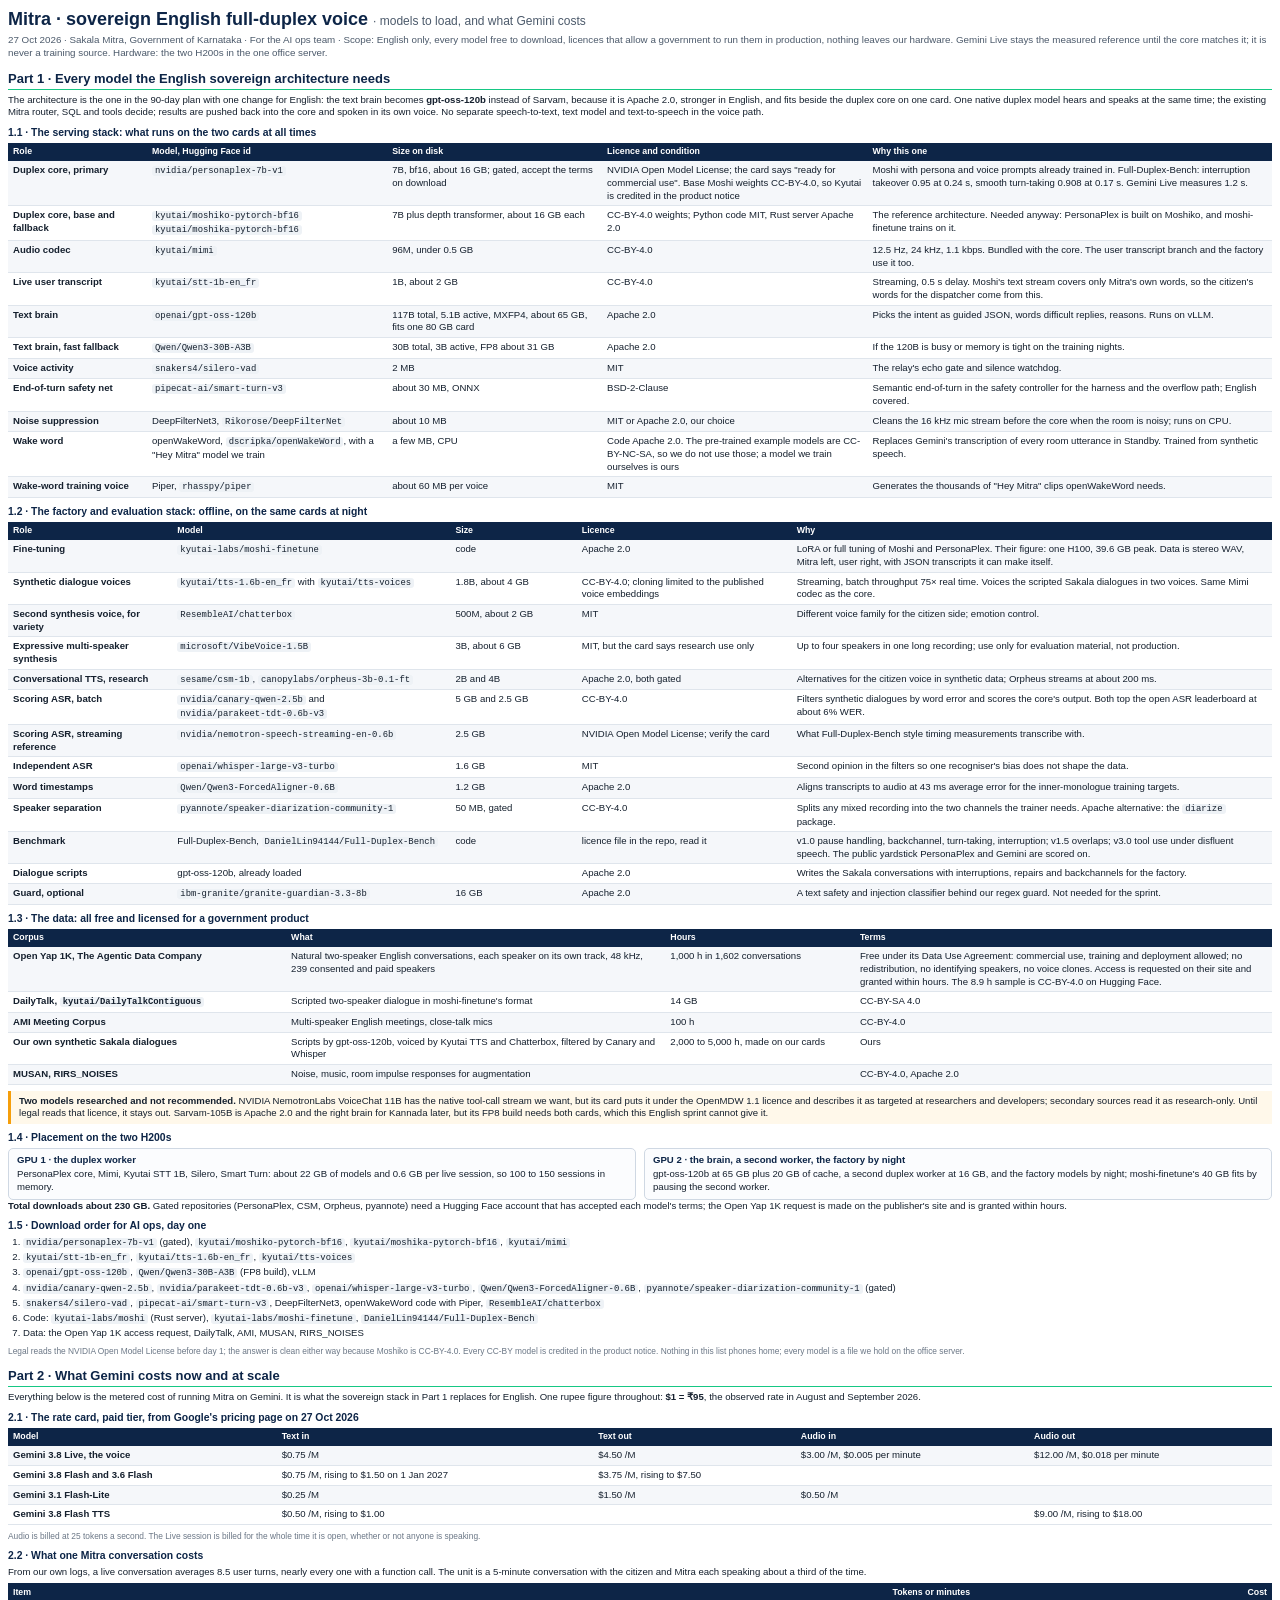
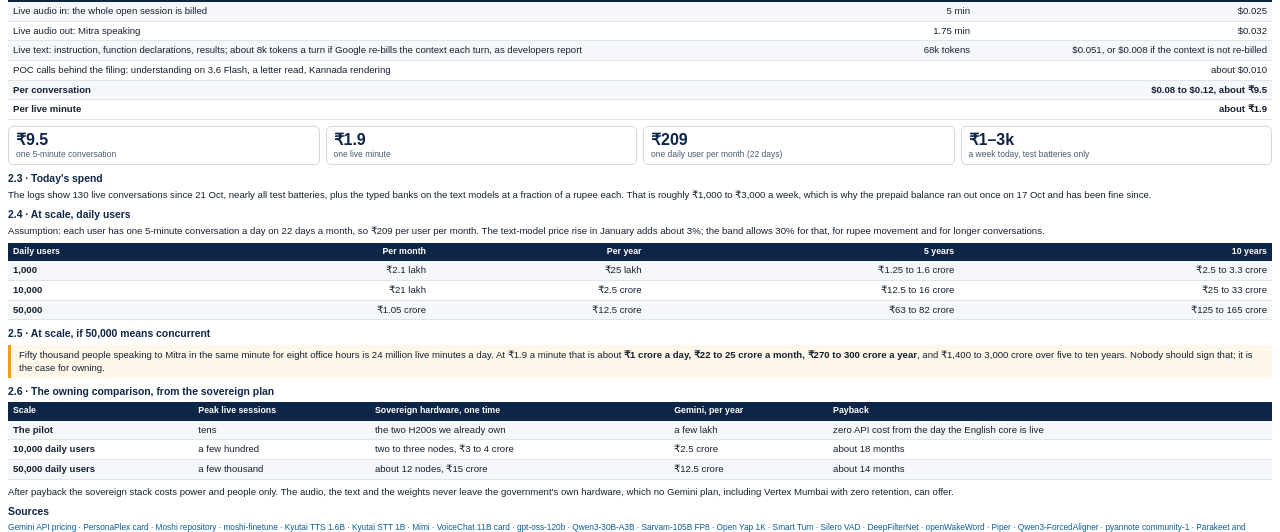
<file: tools/english_sovereign.html>
<!doctype html><html><head><meta charset='utf-8'><title>Mitra: English sovereign models and Gemini costs</title><style>
@page { size: A4; margin: 10mm 11mm 10mm; }
body { font-family:"Segoe UI","Nirmala UI",sans-serif; color:#15202e; font-size:9.6px; line-height:1.32; }
h1 { font-size:18px; color:#0d2547; margin:0 0 2px; }
h1 span { font-weight:500; color:#4c5a6b; font-size:12px; }
.sub { color:#4c5a6b; font-size:9.8px; margin:0 0 8px; }
h2 { font-size:13px; color:#0d2547; margin:10px 0 4px; border-bottom:1.5px solid #16c784; padding-bottom:2px; page-break-after:avoid; }
h3 { font-size:10.4px; color:#0d2547; margin:7px 0 3px; page-break-after:avoid; }
p { margin:0 0 5px; }
table { width:100%; border-collapse:collapse; margin:2px 0 6px; page-break-inside:auto; }
tr { page-break-inside:avoid; }
th { background:#0d2547; color:#fff; text-align:left; padding:3.5px 5px; font-size:8.8px; }
td { padding:3px 5px; border-bottom:1px solid #dfe5ec; vertical-align:top; }
tr:nth-child(even) td { background:#f5f7fa; }
td.k { font-weight:700; }
td.n, th.n { text-align:right; font-variant-numeric:tabular-nums; white-space:nowrap; }
code { font-family:Consolas,"Cascadia Mono",monospace; font-size:8.9px; background:#eef2f6; padding:0 3px; border-radius:3px; white-space:nowrap; }
.callout { border-left:3px solid #16c784; background:#f0fbf5; padding:4px 8px; margin:4px 0 6px; }
.warn { border-left:3px solid #f59e0b; background:#fff8ea; padding:4px 8px; margin:4px 0 6px; }
.two { display:grid; grid-template-columns:1fr 1fr; gap:8px; }
.box { border:1px solid #cfd8e3; border-radius:5px; padding:5px 8px; background:#fbfcfe; page-break-inside:avoid; }
.box b.t { display:block; color:#0d2547; margin-bottom:2px; }
.kpi { display:grid; grid-template-columns:repeat(4,1fr); gap:6px; margin:4px 0 6px; }
.kpi > div { border:1px solid #cfd8e3; border-radius:5px; padding:4px 7px; background:#fff; }
.kpi .n { font-size:16px; font-weight:800; color:#0d2547; line-height:1.1; }
.kpi .t { font-size:8.5px; color:#4c5a6b; }
ol, ul { margin:2px 0 5px 15px; padding:0; } li { margin:1.5px 0; }
.foot { font-size:8.4px; color:#6b7786; margin-top:6px; }
.src { font-size:8.3px; color:#4c5a6b; }
.src a { color:#0d5c8f; text-decoration:none; }
.pb { page-break-before:always; }
</style></head><body>
<h1>Mitra · sovereign English full-duplex voice <span>· models to load, and what Gemini costs</span></h1>
<p class="sub">27 Oct 2026 · Sakala Mitra, Government of Karnataka · For the AI ops team · Scope: English only, every model free to download, licences that allow a government to run them in production, nothing leaves our hardware. Gemini Live stays the measured reference until the core matches it; it is never a training source. Hardware: the two H200s in the one office server.</p>

<h2>Part 1 · Every model the English sovereign architecture needs</h2>
<p>The architecture is the one in the 90-day plan with one change for English: the text brain becomes <b>gpt-oss-120b</b> instead of Sarvam, because it is Apache 2.0, stronger in English, and fits beside the duplex core on one card. One native duplex model hears and speaks at the same time; the existing Mitra router, SQL and tools decide; results are pushed back into the core and spoken in its own voice. No separate speech-to-text, text model and text-to-speech in the voice path.</p>

<h3>1.1 · The serving stack: what runs on the two cards at all times</h3>
<table>
<tr><th style="width:11%">Role</th><th style="width:19%">Model, Hugging Face id</th><th style="width:17%">Size on disk</th><th style="width:21%">Licence and condition</th><th>Why this one</th></tr>
<tr><td class="k">Duplex core, primary</td><td><code>nvidia/personaplex-7b-v1</code></td><td>7B, bf16, about 16 GB; gated, accept the terms on download</td><td>NVIDIA Open Model License; the card says "ready for commercial use". Base Moshi weights CC-BY-4.0, so Kyutai is credited in the product notice</td><td>Moshi with persona and voice prompts already trained in. Full-Duplex-Bench: interruption takeover 0.95 at 0.24 s, smooth turn-taking 0.908 at 0.17 s. Gemini Live measures 1.2 s.</td></tr>
<tr><td class="k">Duplex core, base and fallback</td><td><code>kyutai/moshiko-pytorch-bf16</code><br><code>kyutai/moshika-pytorch-bf16</code></td><td>7B plus depth transformer, about 16 GB each</td><td>CC-BY-4.0 weights; Python code MIT, Rust server Apache 2.0</td><td>The reference architecture. Needed anyway: PersonaPlex is built on Moshiko, and moshi-finetune trains on it.</td></tr>
<tr><td class="k">Audio codec</td><td><code>kyutai/mimi</code></td><td>96M, under 0.5 GB</td><td>CC-BY-4.0</td><td>12.5 Hz, 24 kHz, 1.1 kbps. Bundled with the core. The user transcript branch and the factory use it too.</td></tr>
<tr><td class="k">Live user transcript</td><td><code>kyutai/stt-1b-en_fr</code></td><td>1B, about 2 GB</td><td>CC-BY-4.0</td><td>Streaming, 0.5 s delay. Moshi's text stream covers only Mitra's own words, so the citizen's words for the dispatcher come from this.</td></tr>
<tr><td class="k">Text brain</td><td><code>openai/gpt-oss-120b</code></td><td>117B total, 5.1B active, MXFP4, about 65 GB, fits one 80 GB card</td><td>Apache 2.0</td><td>Picks the intent as guided JSON, words difficult replies, reasons. Runs on vLLM.</td></tr>
<tr><td class="k">Text brain, fast fallback</td><td><code>Qwen/Qwen3-30B-A3B</code></td><td>30B total, 3B active, FP8 about 31 GB</td><td>Apache 2.0</td><td>If the 120B is busy or memory is tight on the training nights.</td></tr>
<tr><td class="k">Voice activity</td><td><code>snakers4/silero-vad</code></td><td>2 MB</td><td>MIT</td><td>The relay's echo gate and silence watchdog.</td></tr>
<tr><td class="k">End-of-turn safety net</td><td><code>pipecat-ai/smart-turn-v3</code></td><td>about 30 MB, ONNX</td><td>BSD-2-Clause</td><td>Semantic end-of-turn in the safety controller for the harness and the overflow path; English covered.</td></tr>
<tr><td class="k">Noise suppression</td><td>DeepFilterNet3, <code>Rikorose/DeepFilterNet</code></td><td>about 10 MB</td><td>MIT or Apache 2.0, our choice</td><td>Cleans the 16 kHz mic stream before the core when the room is noisy; runs on CPU.</td></tr>
<tr><td class="k">Wake word</td><td>openWakeWord, <code>dscripka/openWakeWord</code>, with a "Hey Mitra" model we train</td><td>a few MB, CPU</td><td>Code Apache 2.0. The pre-trained example models are CC-BY-NC-SA, so we do not use those; a model we train ourselves is ours</td><td>Replaces Gemini's transcription of every room utterance in Standby. Trained from synthetic speech.</td></tr>
<tr><td class="k">Wake-word training voice</td><td>Piper, <code>rhasspy/piper</code></td><td>about 60 MB per voice</td><td>MIT</td><td>Generates the thousands of "Hey Mitra" clips openWakeWord needs.</td></tr>
</table>

<h3>1.2 · The factory and evaluation stack: offline, on the same cards at night</h3>
<table>
<tr><th style="width:13%">Role</th><th style="width:22%">Model</th><th style="width:10%">Size</th><th style="width:17%">Licence</th><th>Why</th></tr>
<tr><td class="k">Fine-tuning</td><td><code>kyutai-labs/moshi-finetune</code></td><td>code</td><td>Apache 2.0</td><td>LoRA or full tuning of Moshi and PersonaPlex. Their figure: one H100, 39.6 GB peak. Data is stereo WAV, Mitra left, user right, with JSON transcripts it can make itself.</td></tr>
<tr><td class="k">Synthetic dialogue voices</td><td><code>kyutai/tts-1.6b-en_fr</code> with <code>kyutai/tts-voices</code></td><td>1.8B, about 4 GB</td><td>CC-BY-4.0; cloning limited to the published voice embeddings</td><td>Streaming, batch throughput 75× real time. Voices the scripted Sakala dialogues in two voices. Same Mimi codec as the core.</td></tr>
<tr><td class="k">Second synthesis voice, for variety</td><td><code>ResembleAI/chatterbox</code></td><td>500M, about 2 GB</td><td>MIT</td><td>Different voice family for the citizen side; emotion control.</td></tr>
<tr><td class="k">Expressive multi-speaker synthesis</td><td><code>microsoft/VibeVoice-1.5B</code></td><td>3B, about 6 GB</td><td>MIT, but the card says research use only</td><td>Up to four speakers in one long recording; use only for evaluation material, not production.</td></tr>
<tr><td class="k">Conversational TTS, research</td><td><code>sesame/csm-1b</code>, <code>canopylabs/orpheus-3b-0.1-ft</code></td><td>2B and 4B</td><td>Apache 2.0, both gated</td><td>Alternatives for the citizen voice in synthetic data; Orpheus streams at about 200 ms.</td></tr>
<tr><td class="k">Scoring ASR, batch</td><td><code>nvidia/canary-qwen-2.5b</code> and <code>nvidia/parakeet-tdt-0.6b-v3</code></td><td>5 GB and 2.5 GB</td><td>CC-BY-4.0</td><td>Filters synthetic dialogues by word error and scores the core's output. Both top the open ASR leaderboard at about 6% WER.</td></tr>
<tr><td class="k">Scoring ASR, streaming reference</td><td><code>nvidia/nemotron-speech-streaming-en-0.6b</code></td><td>2.5 GB</td><td>NVIDIA Open Model License; verify the card</td><td>What Full-Duplex-Bench style timing measurements transcribe with.</td></tr>
<tr><td class="k">Independent ASR</td><td><code>openai/whisper-large-v3-turbo</code></td><td>1.6 GB</td><td>MIT</td><td>Second opinion in the filters so one recogniser's bias does not shape the data.</td></tr>
<tr><td class="k">Word timestamps</td><td><code>Qwen/Qwen3-ForcedAligner-0.6B</code></td><td>1.2 GB</td><td>Apache 2.0</td><td>Aligns transcripts to audio at 43 ms average error for the inner-monologue training targets.</td></tr>
<tr><td class="k">Speaker separation</td><td><code>pyannote/speaker-diarization-community-1</code></td><td>50 MB, gated</td><td>CC-BY-4.0</td><td>Splits any mixed recording into the two channels the trainer needs. Apache alternative: the <code>diarize</code> package.</td></tr>
<tr><td class="k">Benchmark</td><td>Full-Duplex-Bench, <code>DanielLin94144/Full-Duplex-Bench</code></td><td>code</td><td>licence file in the repo, read it</td><td>v1.0 pause handling, backchannel, turn-taking, interruption; v1.5 overlaps; v3.0 tool use under disfluent speech. The public yardstick PersonaPlex and Gemini are scored on.</td></tr>
<tr><td class="k">Dialogue scripts</td><td>gpt-oss-120b, already loaded</td><td></td><td>Apache 2.0</td><td>Writes the Sakala conversations with interruptions, repairs and backchannels for the factory.</td></tr>
<tr><td class="k">Guard, optional</td><td><code>ibm-granite/granite-guardian-3.3-8b</code></td><td>16 GB</td><td>Apache 2.0</td><td>A text safety and injection classifier behind our regex guard. Not needed for the sprint.</td></tr>
</table>

<h3>1.3 · The data: all free and licensed for a government product</h3>
<table>
<tr><th style="width:22%">Corpus</th><th>What</th><th style="width:15%">Hours</th><th style="width:33%">Terms</th></tr>
<tr><td class="k">Open Yap 1K, The Agentic Data Company</td><td>Natural two-speaker English conversations, each speaker on its own track, 48 kHz, 239 consented and paid speakers</td><td>1,000 h in 1,602 conversations</td><td>Free under its Data Use Agreement: commercial use, training and deployment allowed; no redistribution, no identifying speakers, no voice clones. Access is requested on their site and granted within hours. The 8.9 h sample is CC-BY-4.0 on Hugging Face.</td></tr>
<tr><td class="k">DailyTalk, <code>kyutai/DailyTalkContiguous</code></td><td>Scripted two-speaker dialogue in moshi-finetune's format</td><td>14 GB</td><td>CC-BY-SA 4.0</td></tr>
<tr><td class="k">AMI Meeting Corpus</td><td>Multi-speaker English meetings, close-talk mics</td><td>100 h</td><td>CC-BY-4.0</td></tr>
<tr><td class="k">Our own synthetic Sakala dialogues</td><td>Scripts by gpt-oss-120b, voiced by Kyutai TTS and Chatterbox, filtered by Canary and Whisper</td><td>2,000 to 5,000 h, made on our cards</td><td>Ours</td></tr>
<tr><td class="k">MUSAN, RIRS_NOISES</td><td>Noise, music, room impulse responses for augmentation</td><td></td><td>CC-BY-4.0, Apache 2.0</td></tr>
</table>

<div class="warn"><b>Two models researched and not recommended.</b> NVIDIA NemotronLabs VoiceChat 11B has the native tool-call stream we want, but its card puts it under the OpenMDW 1.1 licence and describes it as targeted at researchers and developers; secondary sources read it as research-only. Until legal reads that licence, it stays out. Sarvam-105B is Apache 2.0 and the right brain for Kannada later, but its FP8 build needs both cards, which this English sprint cannot give it.</div>

<h3>1.4 · Placement on the two H200s</h3>
<div class="two">
  <div class="box"><b class="t">GPU 1 · the duplex worker</b>PersonaPlex core, Mimi, Kyutai STT 1B, Silero, Smart Turn: about 22 GB of models and 0.6 GB per live session, so 100 to 150 sessions in memory.</div>
  <div class="box"><b class="t">GPU 2 · the brain, a second worker, the factory by night</b>gpt-oss-120b at 65 GB plus 20 GB of cache, a second duplex worker at 16 GB, and the factory models by night; moshi-finetune's 40 GB fits by pausing the second worker.</div>
</div>
<p><b>Total downloads about 230 GB.</b> Gated repositories (PersonaPlex, CSM, Orpheus, pyannote) need a Hugging Face account that has accepted each model's terms; the Open Yap 1K request is made on the publisher's site and is granted within hours.</p>

<h3>1.5 · Download order for AI ops, day one</h3>
<ol>
<li><code>nvidia/personaplex-7b-v1</code> (gated), <code>kyutai/moshiko-pytorch-bf16</code>, <code>kyutai/moshika-pytorch-bf16</code>, <code>kyutai/mimi</code></li>
<li><code>kyutai/stt-1b-en_fr</code>, <code>kyutai/tts-1.6b-en_fr</code>, <code>kyutai/tts-voices</code></li>
<li><code>openai/gpt-oss-120b</code>, <code>Qwen/Qwen3-30B-A3B</code> (FP8 build), vLLM</li>
<li><code>nvidia/canary-qwen-2.5b</code>, <code>nvidia/parakeet-tdt-0.6b-v3</code>, <code>openai/whisper-large-v3-turbo</code>, <code>Qwen/Qwen3-ForcedAligner-0.6B</code>, <code>pyannote/speaker-diarization-community-1</code> (gated)</li>
<li><code>snakers4/silero-vad</code>, <code>pipecat-ai/smart-turn-v3</code>, DeepFilterNet3, openWakeWord code with Piper, <code>ResembleAI/chatterbox</code></li>
<li>Code: <code>kyutai-labs/moshi</code> (Rust server), <code>kyutai-labs/moshi-finetune</code>, <code>DanielLin94144/Full-Duplex-Bench</code></li>
<li>Data: the Open Yap 1K access request, DailyTalk, AMI, MUSAN, RIRS_NOISES</li>
</ol>
<p class="foot">Legal reads the NVIDIA Open Model License before day 1; the answer is clean either way because Moshiko is CC-BY-4.0. Every CC-BY model is credited in the product notice. Nothing in this list phones home; every model is a file we hold on the office server.</p>

<h2 class="pb">Part 2 · What Gemini costs now and at scale</h2>
<p>Everything below is the metered cost of running Mitra on Gemini. It is what the sovereign stack in Part 1 replaces for English. One rupee figure throughout: <b>$1 = ₹95</b>, the observed rate in August and September 2026.</p>

<h3>2.1 · The rate card, paid tier, from Google's pricing page on 27 Oct 2026</h3>
<table>
<tr><th>Model</th><th>Text in</th><th>Text out</th><th>Audio in</th><th>Audio out</th></tr>
<tr><td class="k">Gemini 3.8 Live, the voice</td><td>$0.75 /M</td><td>$4.50 /M</td><td>$3.00 /M, $0.005 per minute</td><td>$12.00 /M, $0.018 per minute</td></tr>
<tr><td class="k">Gemini 3.8 Flash and 3.6 Flash</td><td>$0.75 /M, rising to $1.50 on 1 Jan 2027</td><td>$3.75 /M, rising to $7.50</td><td></td><td></td></tr>
<tr><td class="k">Gemini 3.1 Flash-Lite</td><td>$0.25 /M</td><td>$1.50 /M</td><td>$0.50 /M</td><td></td></tr>
<tr><td class="k">Gemini 3.8 Flash TTS</td><td>$0.50 /M, rising to $1.00</td><td></td><td></td><td>$9.00 /M, rising to $18.00</td></tr>
</table>
<p class="foot">Audio is billed at 25 tokens a second. The Live session is billed for the whole time it is open, whether or not anyone is speaking.</p>

<h3>2.2 · What one Mitra conversation costs</h3>
<p>From our own logs, a live conversation averages 8.5 user turns, nearly every one with a function call. The unit is a 5-minute conversation with the citizen and Mitra each speaking about a third of the time.</p>
<table>
<tr><th>Item</th><th class="n">Tokens or minutes</th><th class="n">Cost</th></tr>
<tr><td>Live audio in: the whole open session is billed</td><td class="n">5 min</td><td class="n">$0.025</td></tr>
<tr><td>Live audio out: Mitra speaking</td><td class="n">1.75 min</td><td class="n">$0.032</td></tr>
<tr><td>Live text: instruction, function declarations, results; about 8k tokens a turn if Google re-bills the context each turn, as developers report</td><td class="n">68k tokens</td><td class="n">$0.051, or $0.008 if the context is not re-billed</td></tr>
<tr><td>POC calls behind the filing: understanding on 3.6 Flash, a letter read, Kannada rendering</td><td class="n"></td><td class="n">about $0.010</td></tr>
<tr><td class="k">Per conversation</td><td class="n"></td><td class="n"><b>$0.08 to $0.12, about ₹9.5</b></td></tr>
<tr><td class="k">Per live minute</td><td class="n"></td><td class="n"><b>about ₹1.9</b></td></tr>
</table>

<div class="kpi">
  <div><div class="n">₹9.5</div><div class="t">one 5-minute conversation</div></div>
  <div><div class="n">₹1.9</div><div class="t">one live minute</div></div>
  <div><div class="n">₹209</div><div class="t">one daily user per month (22 days)</div></div>
  <div><div class="n">₹1–3k</div><div class="t">a week today, test batteries only</div></div>
</div>

<h3>2.3 · Today's spend</h3>
<p>The logs show 130 live conversations since 21 Oct, nearly all test batteries, plus the typed banks on the text models at a fraction of a rupee each. That is roughly ₹1,000 to ₹3,000 a week, which is why the prepaid balance ran out once on 17 Oct and has been fine since.</p>

<h3>2.4 · At scale, daily users</h3>
<p>Assumption: each user has one 5-minute conversation a day on 22 days a month, so ₹209 per user per month. The text-model price rise in January adds about 3%; the band allows 30% for that, for rupee movement and for longer conversations.</p>
<table>
<tr><th>Daily users</th><th class="n">Per month</th><th class="n">Per year</th><th class="n">5 years</th><th class="n">10 years</th></tr>
<tr><td class="k">1,000</td><td class="n">₹2.1 lakh</td><td class="n">₹25 lakh</td><td class="n">₹1.25 to 1.6 crore</td><td class="n">₹2.5 to 3.3 crore</td></tr>
<tr><td class="k">10,000</td><td class="n">₹21 lakh</td><td class="n">₹2.5 crore</td><td class="n">₹12.5 to 16 crore</td><td class="n">₹25 to 33 crore</td></tr>
<tr><td class="k">50,000</td><td class="n">₹1.05 crore</td><td class="n">₹12.5 crore</td><td class="n">₹63 to 82 crore</td><td class="n">₹125 to 165 crore</td></tr>
</table>

<h3>2.5 · At scale, if 50,000 means concurrent</h3>
<div class="warn">Fifty thousand people speaking to Mitra in the same minute for eight office hours is 24 million live minutes a day. At ₹1.9 a minute that is about <b>₹1 crore a day, ₹22 to 25 crore a month, ₹270 to 300 crore a year</b>, and ₹1,400 to 3,000 crore over five to ten years. Nobody should sign that; it is the case for owning.</div>

<h3>2.6 · The owning comparison, from the sovereign plan</h3>
<table>
<tr><th>Scale</th><th>Peak live sessions</th><th>Sovereign hardware, one time</th><th>Gemini, per year</th><th>Payback</th></tr>
<tr><td class="k">The pilot</td><td>tens</td><td>the two H200s we already own</td><td>a few lakh</td><td>zero API cost from the day the English core is live</td></tr>
<tr><td class="k">10,000 daily users</td><td>a few hundred</td><td>two to three nodes, ₹3 to 4 crore</td><td>₹2.5 crore</td><td>about 18 months</td></tr>
<tr><td class="k">50,000 daily users</td><td>a few thousand</td><td>about 12 nodes, ₹15 crore</td><td>₹12.5 crore</td><td>about 14 months</td></tr>
</table>
<p>After payback the sovereign stack costs power and people only. The audio, the text and the weights never leave the government's own hardware, which no Gemini plan, including Vertex Mumbai with zero retention, can offer.</p>

<h3>Sources</h3>
<p class="src">
<a href="https://ai.google.dev/gemini-api/docs/pricing">Gemini API pricing</a> ·
<a href="https://huggingface.co/nvidia/personaplex-7b-v1">PersonaPlex card</a> ·
<a href="https://github.com/kyutai-labs/moshi">Moshi repository</a> ·
<a href="https://github.com/kyutai-labs/moshi-finetune">moshi-finetune</a> ·
<a href="https://huggingface.co/kyutai/tts-1.6b-en_fr">Kyutai TTS 1.6B</a> ·
<a href="https://huggingface.co/kyutai/stt-1b-en_fr">Kyutai STT 1B</a> ·
<a href="https://huggingface.co/kyutai/mimi">Mimi</a> ·
<a href="https://huggingface.co/nvidia/NVIDIA-NemotronLabs-VoiceChat-11B">VoiceChat 11B card</a> ·
<a href="https://huggingface.co/openai/gpt-oss-120b">gpt-oss-120b</a> ·
<a href="https://huggingface.co/Qwen/Qwen3-30B-A3B">Qwen3-30B-A3B</a> ·
<a href="https://huggingface.co/sarvamai/sarvam-105b-fp8">Sarvam-105B FP8</a> ·
<a href="https://huggingface.co/blog/TheAgenticDataCompany/open-yap-1k">Open Yap 1K</a> ·
<a href="https://github.com/pipecat-ai/smart-turn">Smart Turn</a> ·
<a href="https://github.com/snakers4/silero-vad">Silero VAD</a> ·
<a href="https://github.com/Rikorose/DeepFilterNet">DeepFilterNet</a> ·
<a href="https://github.com/dscripka/openWakeWord">openWakeWord</a> ·
<a href="https://github.com/rhasspy/piper">Piper</a> ·
<a href="https://huggingface.co/Qwen/Qwen3-ForcedAligner-0.6B">Qwen3-ForcedAligner</a> ·
<a href="https://huggingface.co/pyannote/speaker-diarization-community-1">pyannote community-1</a> ·
<a href="https://arxiv.org/pdf/2509.14128">Parakeet and Canary</a> ·
<a href="https://huggingface.co/openai/whisper-large-v3-turbo">Whisper large-v3-turbo</a> ·
<a href="https://huggingface.co/ResembleAI/chatterbox">Chatterbox</a> ·
<a href="https://huggingface.co/microsoft/VibeVoice-1.5B">VibeVoice</a> ·
<a href="https://huggingface.co/sesame/csm-1b">Sesame CSM</a> ·
<a href="https://huggingface.co/canopylabs/orpheus-3b-0.1-ft">Orpheus</a> ·
<a href="https://huggingface.co/ibm-granite/granite-guardian-3.3-8b">Granite Guardian</a> ·
<a href="https://github.com/DanielLin94144/Full-Duplex-Bench">Full-Duplex-Bench</a> ·
<a href="https://huggingface.co/kyutai/DailyTalkContiguous">DailyTalk</a> ·
<a href="https://groups.inf.ed.ac.uk/ami/corpus/">AMI corpus</a> ·
<a href="https://www.openslr.org/17/">MUSAN</a> ·
<a href="https://www.openslr.org/28/">RIRS_NOISES</a> ·
<a href="https://discuss.ai.google.dev/t/does-gemini-live-native-audio-bill-cumulative-prompt-tokens-on-every-turn-cost-seems-to-scale-with-turn-count-not-call-duration/173248">Live API token billing thread</a> ·
<a href="https://hdfcsky.com/news/rupee-rises-24-paise-to-close-at-95-46-against-us-dollar">Rupee rate</a>
</p>
</body></html>
</file>
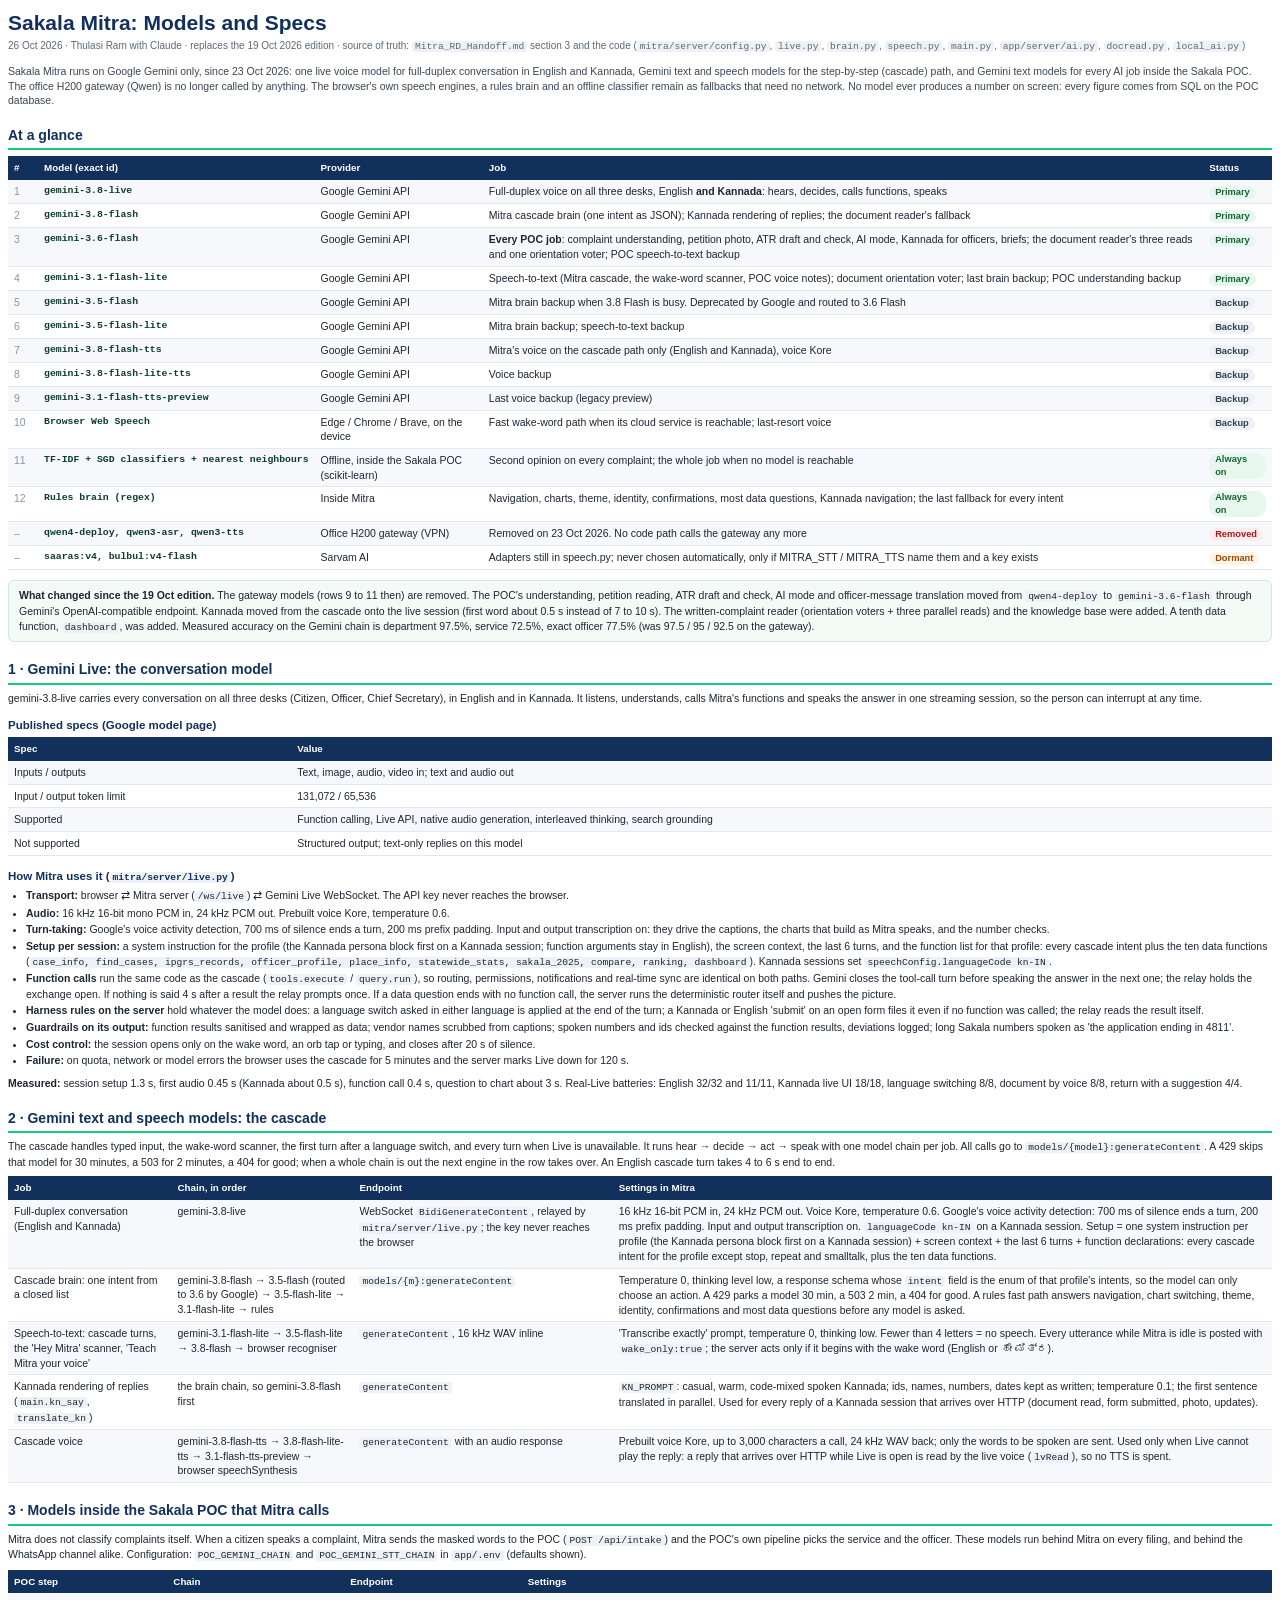
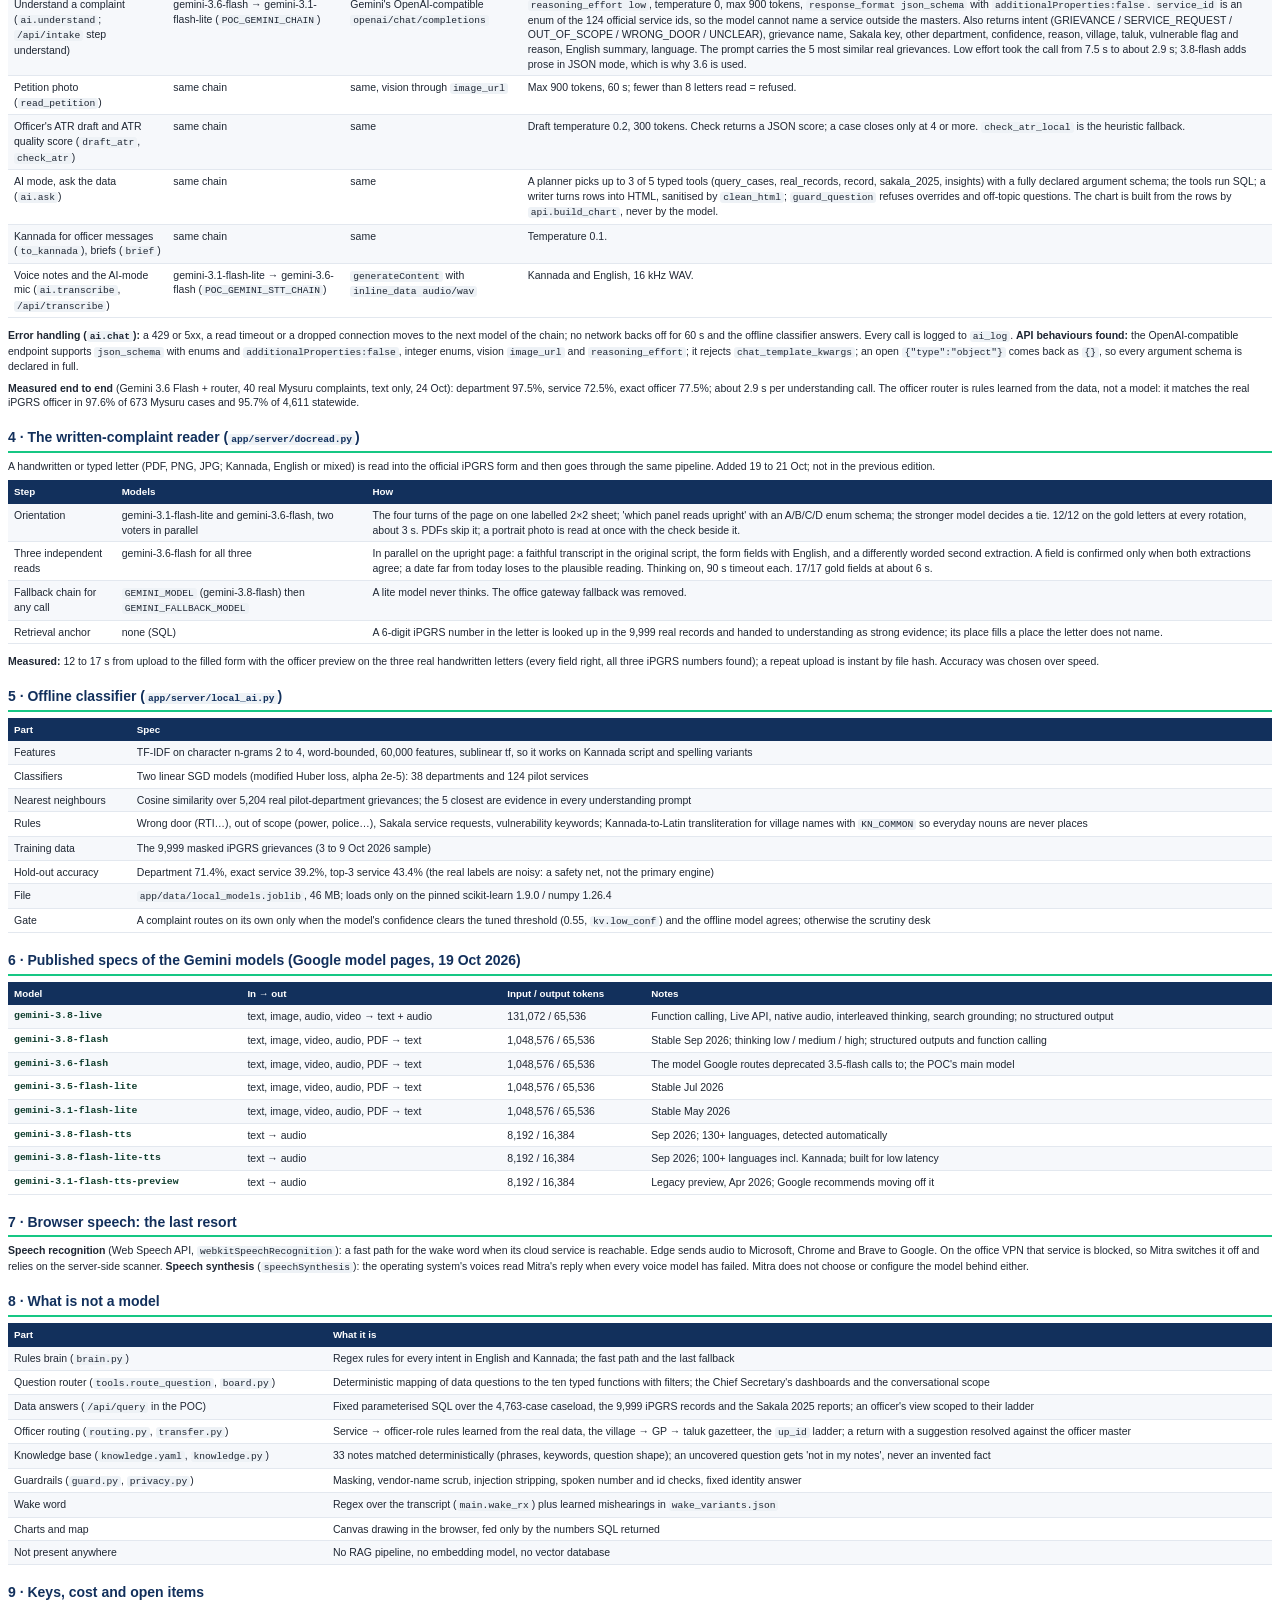
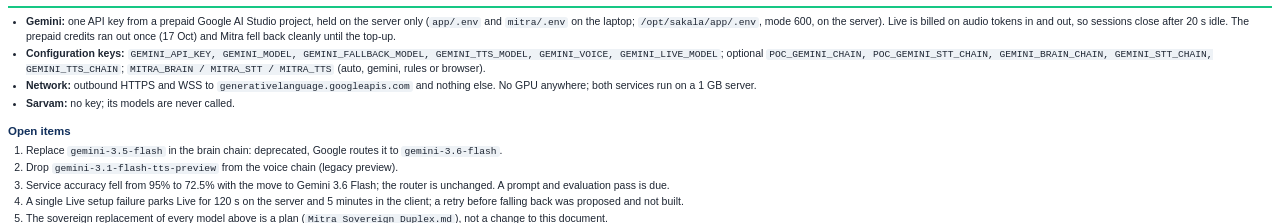
<file: tools/models_specs.html>
<!doctype html><html><head><meta charset='utf-8'><title>Sakala Mitra: Models and Specs</title><style>
@page { size: A4; margin: 14mm 12mm; }
body { font-family: "Segoe UI","Nirmala UI",sans-serif; color:#1e2633; font-size:10.5px; line-height:1.4; }
h1 { font-size:21px; color:#12305c; margin:0 0 2px; } .by { color:#5d6878; font-size:10px; margin:0 0 10px; }
h2 { font-size:14px; color:#12305c; margin:18px 0 6px; border-bottom:2px solid #16c784; padding-bottom:3px; page-break-after:avoid; }
h3 { font-size:11.5px; color:#12305c; margin:12px 0 4px; page-break-after:avoid; }
p { margin:0 0 7px; } p.lead { color:#3c4652; margin:0 0 10px; }
table { width:100%; border-collapse:collapse; margin:4px 0 10px; page-break-inside:auto; } tr { page-break-inside:avoid; }
th { background:#12305c; color:#fff; text-align:left; padding:5px 6px; font-size:9.8px; }
td { padding:4px 6px; border-bottom:1px solid #e3e8ef; vertical-align:top; }
tr:nth-child(even) td { background:#f6f8fb; }
td.n { color:#8a95a5; width:18px; } td.m { font-family:Consolas,"Cascadia Mono",monospace; font-size:9.8px; white-space:nowrap; font-weight:600; color:#0f3d2e; }
code { font-family:Consolas,"Cascadia Mono",monospace; font-size:9.6px; background:#eef2f6; padding:0 3px; border-radius:3px; }
.tag { display:inline-block; border-radius:10px; padding:0 6px; font-size:9.3px; font-weight:600; }
.p { background:#e8f7ee; color:#166534; } .b { background:#eef2f6; color:#334155; } .x { background:#fdecec; color:#9f1d1d; } .d { background:#fff4e5; color:#9a4b00; }
ul, ol { margin:2px 0 8px 18px; padding:0; } li { margin:2px 0; }
.box { border:1px solid #cfe9db; background:#f3fbf6; border-radius:6px; padding:7px 10px; margin:6px 0 10px; }
.small { color:#5d6878; font-size:9.6px; }
</style></head><body><h1>Sakala Mitra: Models and Specs</h1><p class='by'>26 Oct 2026 · Thulasi Ram with Claude · replaces the 19 Oct 2026 edition · source of truth: <code>Mitra_RD_Handoff.md</code> section 3 and the code (<code>mitra/server/config.py</code>, <code>live.py</code>, <code>brain.py</code>, <code>speech.py</code>, <code>main.py</code>, <code>app/server/ai.py</code>, <code>docread.py</code>, <code>local_ai.py</code>)</p><p class='lead'>Sakala Mitra runs on Google Gemini only, since 23 Oct 2026: one live voice model for full-duplex conversation in English and Kannada, Gemini text and speech models for the step-by-step (cascade) path, and Gemini text models for every AI job inside the Sakala POC. The office H200 gateway (Qwen) is no longer called by anything. The browser's own speech engines, a rules brain and an offline classifier remain as fallbacks that need no network. No model ever produces a number on screen: every figure comes from SQL on the POC database.</p><h2>At a glance</h2><table><tr><th>#</th><th>Model (exact id)</th><th>Provider</th><th>Job</th><th>Status</th></tr><tr><td class='n'>1</td><td class='m'>gemini-3.8-live</td><td>Google Gemini API</td><td>Full-duplex voice on all three desks, English <b>and Kannada</b>: hears, decides, calls functions, speaks</td><td><span class='tag p'>Primary</span></td></tr><tr><td class='n'>2</td><td class='m'>gemini-3.8-flash</td><td>Google Gemini API</td><td>Mitra cascade brain (one intent as JSON); Kannada rendering of replies; the document reader's fallback</td><td><span class='tag p'>Primary</span></td></tr><tr><td class='n'>3</td><td class='m'>gemini-3.6-flash</td><td>Google Gemini API</td><td><b>Every POC job</b>: complaint understanding, petition photo, ATR draft and check, AI mode, Kannada for officers, briefs; the document reader's three reads and one orientation voter; POC speech-to-text backup</td><td><span class='tag p'>Primary</span></td></tr><tr><td class='n'>4</td><td class='m'>gemini-3.1-flash-lite</td><td>Google Gemini API</td><td>Speech-to-text (Mitra cascade, the wake-word scanner, POC voice notes); document orientation voter; last brain backup; POC understanding backup</td><td><span class='tag p'>Primary</span></td></tr><tr><td class='n'>5</td><td class='m'>gemini-3.5-flash</td><td>Google Gemini API</td><td>Mitra brain backup when 3.8 Flash is busy. Deprecated by Google and routed to 3.6 Flash</td><td><span class='tag b'>Backup</span></td></tr><tr><td class='n'>6</td><td class='m'>gemini-3.5-flash-lite</td><td>Google Gemini API</td><td>Mitra brain backup; speech-to-text backup</td><td><span class='tag b'>Backup</span></td></tr><tr><td class='n'>7</td><td class='m'>gemini-3.8-flash-tts</td><td>Google Gemini API</td><td>Mitra's voice on the cascade path only (English and Kannada), voice Kore</td><td><span class='tag b'>Backup</span></td></tr><tr><td class='n'>8</td><td class='m'>gemini-3.8-flash-lite-tts</td><td>Google Gemini API</td><td>Voice backup</td><td><span class='tag b'>Backup</span></td></tr><tr><td class='n'>9</td><td class='m'>gemini-3.1-flash-tts-preview</td><td>Google Gemini API</td><td>Last voice backup (legacy preview)</td><td><span class='tag b'>Backup</span></td></tr><tr><td class='n'>10</td><td class='m'>Browser Web Speech</td><td>Edge / Chrome / Brave, on the device</td><td>Fast wake-word path when its cloud service is reachable; last-resort voice</td><td><span class='tag b'>Backup</span></td></tr><tr><td class='n'>11</td><td class='m'>TF-IDF + SGD classifiers + nearest neighbours</td><td>Offline, inside the Sakala POC (scikit-learn)</td><td>Second opinion on every complaint; the whole job when no model is reachable</td><td><span class='tag p'>Always on</span></td></tr><tr><td class='n'>12</td><td class='m'>Rules brain (regex)</td><td>Inside Mitra</td><td>Navigation, charts, theme, identity, confirmations, most data questions, Kannada navigation; the last fallback for every intent</td><td><span class='tag p'>Always on</span></td></tr><tr><td class='n'>–</td><td class='m'>qwen4-deploy, qwen3-asr, qwen3-tts</td><td>Office H200 gateway (VPN)</td><td>Removed on 23 Oct 2026. No code path calls the gateway any more</td><td><span class='tag x'>Removed</span></td></tr><tr><td class='n'>–</td><td class='m'>saaras:v4, bulbul:v4-flash</td><td>Sarvam AI</td><td>Adapters still in speech.py; never chosen automatically, only if MITRA_STT / MITRA_TTS name them and a key exists</td><td><span class='tag d'>Dormant</span></td></tr></table><div class='box'><b>What changed since the 19 Oct edition.</b> The gateway models (rows 9 to 11 then) are removed. The POC's understanding, petition reading, ATR draft and check, AI mode and officer-message translation moved from <code>qwen4-deploy</code> to <code>gemini-3.6-flash</code> through Gemini's OpenAI-compatible endpoint. Kannada moved from the cascade onto the live session (first word about 0.5 s instead of 7 to 10 s). The written-complaint reader (orientation voters + three parallel reads) and the knowledge base were added. A tenth data function, <code>dashboard</code>, was added. Measured accuracy on the Gemini chain is department 97.5%, service 72.5%, exact officer 77.5% (was 97.5 / 95 / 92.5 on the gateway).</div><h2>1 · Gemini Live: the conversation model</h2><p><span class='m'>gemini-3.8-live</span> carries every conversation on all three desks (Citizen, Officer, Chief Secretary), in English and in Kannada. It listens, understands, calls Mitra's functions and speaks the answer in one streaming session, so the person can interrupt at any time.</p><h3>Published specs (Google model page)</h3><table><tr><th>Spec</th><th>Value</th></tr><tr><td>Inputs / outputs</td><td>Text, image, audio, video in; text and audio out</td></tr><tr><td>Input / output token limit</td><td>131,072 / 65,536</td></tr><tr><td>Supported</td><td>Function calling, Live API, native audio generation, interleaved thinking, search grounding</td></tr><tr><td>Not supported</td><td>Structured output; text-only replies on this model</td></tr></table><h3>How Mitra uses it (<code>mitra/server/live.py</code>)</h3><ul><li><b>Transport:</b> browser ⇄ Mitra server (<code>/ws/live</code>) ⇄ Gemini Live WebSocket. The API key never reaches the browser.</li><li><b>Audio:</b> 16 kHz 16-bit mono PCM in, 24 kHz PCM out. Prebuilt voice Kore, temperature 0.6.</li><li><b>Turn-taking:</b> Google's voice activity detection, 700 ms of silence ends a turn, 200 ms prefix padding. Input and output transcription on: they drive the captions, the charts that build as Mitra speaks, and the number checks.</li><li><b>Setup per session:</b> a system instruction for the profile (the Kannada persona block first on a Kannada session; function arguments stay in English), the screen context, the last 6 turns, and the function list for that profile: every cascade intent plus the ten data functions (<code>case_info, find_cases, ipgrs_records, officer_profile, place_info, statewide_stats, sakala_2025, compare, ranking, dashboard</code>). Kannada sessions set <code>speechConfig.languageCode kn-IN</code>.</li><li><b>Function calls</b> run the same code as the cascade (<code>tools.execute</code> / <code>query.run</code>), so routing, permissions, notifications and real-time sync are identical on both paths. Gemini closes the tool-call turn before speaking the answer in the next one; the relay holds the exchange open. If nothing is said 4 s after a result the relay prompts once. If a data question ends with no function call, the server runs the deterministic router itself and pushes the picture.</li><li><b>Harness rules on the server</b> hold whatever the model does: a language switch asked in either language is applied at the end of the turn; a Kannada or English 'submit' on an open form files it even if no function was called; the relay reads the result itself.</li><li><b>Guardrails on its output:</b> function results sanitised and wrapped as data; vendor names scrubbed from captions; spoken numbers and ids checked against the function results, deviations logged; long Sakala numbers spoken as 'the application ending in 4811'.</li><li><b>Cost control:</b> the session opens only on the wake word, an orb tap or typing, and closes after 20 s of silence.</li><li><b>Failure:</b> on quota, network or model errors the browser uses the cascade for 5 minutes and the server marks Live down for 120 s.</li></ul><p><b>Measured:</b> session setup 1.3 s, first audio 0.45 s (Kannada about 0.5 s), function call 0.4 s, question to chart about 3 s. Real-Live batteries: English 32/32 and 11/11, Kannada live UI 18/18, language switching 8/8, document by voice 8/8, return with a suggestion 4/4.</p><h2>2 · Gemini text and speech models: the cascade</h2><p>The cascade handles typed input, the wake-word scanner, the first turn after a language switch, and every turn when Live is unavailable. It runs hear → decide → act → speak with one model chain per job. All calls go to <code>models/{model}:generateContent</code>. A 429 skips that model for 30 minutes, a 503 for 2 minutes, a 404 for good; when a whole chain is out the next engine in the row takes over. An English cascade turn takes 4 to 6 s end to end.</p><table><tr><th>Job</th><th>Chain, in order</th><th>Endpoint</th><th>Settings in Mitra</th></tr><tr><td>Full-duplex conversation (English and Kannada)</td><td><span class='m'>gemini-3.8-live</span></td><td>WebSocket <code>BidiGenerateContent</code>, relayed by <code>mitra/server/live.py</code>; the key never reaches the browser</td><td>16 kHz 16-bit PCM in, 24 kHz PCM out. Voice Kore, temperature 0.6. Google's voice activity detection: 700 ms of silence ends a turn, 200 ms prefix padding. Input and output transcription on. <code>languageCode kn-IN</code> on a Kannada session. Setup = one system instruction per profile (the Kannada persona block first on a Kannada session) + screen context + the last 6 turns + function declarations: every cascade intent for the profile except stop, repeat and smalltalk, plus the ten data functions.</td></tr><tr><td>Cascade brain: one intent from a closed list</td><td><span class='m'>gemini-3.8-flash</span> → 3.5-flash (routed to 3.6 by Google) → 3.5-flash-lite → 3.1-flash-lite → rules</td><td><code>models/{m}:generateContent</code></td><td>Temperature 0, thinking level low, a response schema whose <code>intent</code> field is the enum of that profile's intents, so the model can only choose an action. A 429 parks a model 30 min, a 503 2 min, a 404 for good. A rules fast path answers navigation, chart switching, theme, identity, confirmations and most data questions before any model is asked.</td></tr><tr><td>Speech-to-text: cascade turns, the 'Hey Mitra' scanner, 'Teach Mitra your voice'</td><td><span class='m'>gemini-3.1-flash-lite</span> → 3.5-flash-lite → 3.8-flash → browser recogniser</td><td><code>generateContent</code>, 16 kHz WAV inline</td><td>'Transcribe exactly' prompt, temperature 0, thinking low. Fewer than 4 letters = no speech. Every utterance while Mitra is idle is posted with <code>wake_only:true</code>; the server acts only if it begins with the wake word (English or ಹೇ ಮಿತ್ರ).</td></tr><tr><td>Kannada rendering of replies (<code>main.kn_say</code>, <code>translate_kn</code>)</td><td>the brain chain, so <span class='m'>gemini-3.8-flash</span> first</td><td><code>generateContent</code></td><td><code>KN_PROMPT</code>: casual, warm, code-mixed spoken Kannada; ids, names, numbers, dates kept as written; temperature 0.1; the first sentence translated in parallel. Used for every reply of a Kannada session that arrives over HTTP (document read, form submitted, photo, updates).</td></tr><tr><td>Cascade voice</td><td><span class='m'>gemini-3.8-flash-tts</span> → 3.8-flash-lite-tts → 3.1-flash-tts-preview → browser speechSynthesis</td><td><code>generateContent</code> with an audio response</td><td>Prebuilt voice Kore, up to 3,000 characters a call, 24 kHz WAV back; only the words to be spoken are sent. Used only when Live cannot play the reply: a reply that arrives over HTTP while Live is open is read by the live voice (<code>lvRead</code>), so no TTS is spent.</td></tr></table><h2>3 · Models inside the Sakala POC that Mitra calls</h2><p>Mitra does not classify complaints itself. When a citizen speaks a complaint, Mitra sends the masked words to the POC (<code>POST /api/intake</code>) and the POC's own pipeline picks the service and the officer. These models run behind Mitra on every filing, and behind the WhatsApp channel alike. Configuration: <code>POC_GEMINI_CHAIN</code> and <code>POC_GEMINI_STT_CHAIN</code> in <code>app/.env</code> (defaults shown).</p><table><tr><th>POC step</th><th>Chain</th><th>Endpoint</th><th>Settings</th></tr><tr><td>Understand a complaint (<code>ai.understand</code>; <code>/api/intake</code> step understand)</td><td><span class='m'>gemini-3.6-flash</span> → gemini-3.1-flash-lite (<code>POC_GEMINI_CHAIN</code>)</td><td>Gemini's OpenAI-compatible <code>openai/chat/completions</code></td><td><code>reasoning_effort low</code>, temperature 0, max 900 tokens, <code>response_format json_schema</code> with <code>additionalProperties:false</code>. <code>service_id</code> is an enum of the 124 official service ids, so the model cannot name a service outside the masters. Also returns intent (GRIEVANCE / SERVICE_REQUEST / OUT_OF_SCOPE / WRONG_DOOR / UNCLEAR), grievance name, Sakala key, other department, confidence, reason, village, taluk, vulnerable flag and reason, English summary, language. The prompt carries the 5 most similar real grievances. Low effort took the call from 7.5 s to about 2.9 s; 3.8-flash adds prose in JSON mode, which is why 3.6 is used.</td></tr><tr><td>Petition photo (<code>read_petition</code>)</td><td>same chain</td><td>same, vision through <code>image_url</code></td><td>Max 900 tokens, 60 s; fewer than 8 letters read = refused.</td></tr><tr><td>Officer's ATR draft and ATR quality score (<code>draft_atr</code>, <code>check_atr</code>)</td><td>same chain</td><td>same</td><td>Draft temperature 0.2, 300 tokens. Check returns a JSON score; a case closes only at 4 or more. <code>check_atr_local</code> is the heuristic fallback.</td></tr><tr><td>AI mode, ask the data (<code>ai.ask</code>)</td><td>same chain</td><td>same</td><td>A planner picks up to 3 of 5 typed tools (query_cases, real_records, record, sakala_2025, insights) with a fully declared argument schema; the tools run SQL; a writer turns rows into HTML, sanitised by <code>clean_html</code>; <code>guard_question</code> refuses overrides and off-topic questions. The chart is built from the rows by <code>api.build_chart</code>, never by the model.</td></tr><tr><td>Kannada for officer messages (<code>to_kannada</code>), briefs (<code>brief</code>)</td><td>same chain</td><td>same</td><td>Temperature 0.1.</td></tr><tr><td>Voice notes and the AI-mode mic (<code>ai.transcribe</code>, <code>/api/transcribe</code>)</td><td><span class='m'>gemini-3.1-flash-lite</span> → gemini-3.6-flash (<code>POC_GEMINI_STT_CHAIN</code>)</td><td><code>generateContent</code> with <code>inline_data audio/wav</code></td><td>Kannada and English, 16 kHz WAV.</td></tr></table><p><b>Error handling (<code>ai.chat</code>):</b> a 429 or 5xx, a read timeout or a dropped connection moves to the next model of the chain; no network backs off for 60 s and the offline classifier answers. Every call is logged to <code>ai_log</code>. <b>API behaviours found:</b> the OpenAI-compatible endpoint supports <code>json_schema</code> with enums and <code>additionalProperties:false</code>, integer enums, vision <code>image_url</code> and <code>reasoning_effort</code>; it rejects <code>chat_template_kwargs</code>; an open <code>{"type":"object"}</code> comes back as <code>{}</code>, so every argument schema is declared in full.</p><p><b>Measured end to end</b> (Gemini 3.6 Flash + router, 40 real Mysuru complaints, text only, 24 Oct): department 97.5%, service 72.5%, exact officer 77.5%; about 2.9 s per understanding call. The officer router is rules learned from the data, not a model: it matches the real iPGRS officer in 97.6% of 673 Mysuru cases and 95.7% of 4,611 statewide.</p><h2>4 · The written-complaint reader (<code>app/server/docread.py</code>)</h2><p>A handwritten or typed letter (PDF, PNG, JPG; Kannada, English or mixed) is read into the official iPGRS form and then goes through the same pipeline. Added 19 to 21 Oct; not in the previous edition.</p><table><tr><th>Step</th><th>Models</th><th>How</th></tr><tr><td>Orientation</td><td><span class='m'>gemini-3.1-flash-lite</span> and <span class='m'>gemini-3.6-flash</span>, two voters in parallel</td><td>The four turns of the page on one labelled 2×2 sheet; 'which panel reads upright' with an A/B/C/D enum schema; the stronger model decides a tie. 12/12 on the gold letters at every rotation, about 3 s. PDFs skip it; a portrait photo is read at once with the check beside it.</td></tr><tr><td>Three independent reads</td><td><span class='m'>gemini-3.6-flash</span> for all three</td><td>In parallel on the upright page: a faithful transcript in the original script, the form fields with English, and a differently worded second extraction. A field is confirmed only when both extractions agree; a date far from today loses to the plausible reading. Thinking on, 90 s timeout each. 17/17 gold fields at about 6 s.</td></tr><tr><td>Fallback chain for any call</td><td><code>GEMINI_MODEL</code> (gemini-3.8-flash) then <code>GEMINI_FALLBACK_MODEL</code></td><td>A lite model never thinks. The office gateway fallback was removed.</td></tr><tr><td>Retrieval anchor</td><td>none (SQL)</td><td>A 6-digit iPGRS number in the letter is looked up in the 9,999 real records and handed to understanding as strong evidence; its place fills a place the letter does not name.</td></tr></table><p><b>Measured:</b> 12 to 17 s from upload to the filled form with the officer preview on the three real handwritten letters (every field right, all three iPGRS numbers found); a repeat upload is instant by file hash. Accuracy was chosen over speed.</p><h2>5 · Offline classifier (<code>app/server/local_ai.py</code>)</h2><table><tr><th>Part</th><th>Spec</th></tr><tr><td>Features</td><td>TF-IDF on character n-grams 2 to 4, word-bounded, 60,000 features, sublinear tf, so it works on Kannada script and spelling variants</td></tr><tr><td>Classifiers</td><td>Two linear SGD models (modified Huber loss, alpha 2e-5): 38 departments and 124 pilot services</td></tr><tr><td>Nearest neighbours</td><td>Cosine similarity over 5,204 real pilot-department grievances; the 5 closest are evidence in every understanding prompt</td></tr><tr><td>Rules</td><td>Wrong door (RTI…), out of scope (power, police…), Sakala service requests, vulnerability keywords; Kannada-to-Latin transliteration for village names with <code>KN_COMMON</code> so everyday nouns are never places</td></tr><tr><td>Training data</td><td>The 9,999 masked iPGRS grievances (3 to 9 Oct 2026 sample)</td></tr><tr><td>Hold-out accuracy</td><td>Department 71.4%, exact service 39.2%, top-3 service 43.4% (the real labels are noisy: a safety net, not the primary engine)</td></tr><tr><td>File</td><td><code>app/data/local_models.joblib</code>, 46 MB; loads only on the pinned scikit-learn 1.9.0 / numpy 1.26.4</td></tr><tr><td>Gate</td><td>A complaint routes on its own only when the model's confidence clears the tuned threshold (0.55, <code>kv.low_conf</code>) and the offline model agrees; otherwise the scrutiny desk</td></tr></table><h2>6 · Published specs of the Gemini models (Google model pages, 19 Oct 2026)</h2><table><tr><th>Model</th><th>In → out</th><th>Input / output tokens</th><th>Notes</th></tr><tr><td class='m'>gemini-3.8-live</td><td>text, image, audio, video → text + audio</td><td>131,072 / 65,536</td><td>Function calling, Live API, native audio, interleaved thinking, search grounding; no structured output</td></tr><tr><td class='m'>gemini-3.8-flash</td><td>text, image, video, audio, PDF → text</td><td>1,048,576 / 65,536</td><td>Stable Sep 2026; thinking low / medium / high; structured outputs and function calling</td></tr><tr><td class='m'>gemini-3.6-flash</td><td>text, image, video, audio, PDF → text</td><td>1,048,576 / 65,536</td><td>The model Google routes deprecated 3.5-flash calls to; the POC's main model</td></tr><tr><td class='m'>gemini-3.5-flash-lite</td><td>text, image, video, audio, PDF → text</td><td>1,048,576 / 65,536</td><td>Stable Jul 2026</td></tr><tr><td class='m'>gemini-3.1-flash-lite</td><td>text, image, video, audio, PDF → text</td><td>1,048,576 / 65,536</td><td>Stable May 2026</td></tr><tr><td class='m'>gemini-3.8-flash-tts</td><td>text → audio</td><td>8,192 / 16,384</td><td>Sep 2026; 130+ languages, detected automatically</td></tr><tr><td class='m'>gemini-3.8-flash-lite-tts</td><td>text → audio</td><td>8,192 / 16,384</td><td>Sep 2026; 100+ languages incl. Kannada; built for low latency</td></tr><tr><td class='m'>gemini-3.1-flash-tts-preview</td><td>text → audio</td><td>8,192 / 16,384</td><td>Legacy preview, Apr 2026; Google recommends moving off it</td></tr></table><h2>7 · Browser speech: the last resort</h2><p><b>Speech recognition</b> (Web Speech API, <code>webkitSpeechRecognition</code>): a fast path for the wake word when its cloud service is reachable. Edge sends audio to Microsoft, Chrome and Brave to Google. On the office VPN that service is blocked, so Mitra switches it off and relies on the server-side scanner. <b>Speech synthesis</b> (<code>speechSynthesis</code>): the operating system's voices read Mitra's reply when every voice model has failed. Mitra does not choose or configure the model behind either.</p><h2>8 · What is not a model</h2><table><tr><th>Part</th><th>What it is</th></tr><tr><td>Rules brain (<code>brain.py</code>)</td><td>Regex rules for every intent in English and Kannada; the fast path and the last fallback</td></tr><tr><td>Question router (<code>tools.route_question</code>, <code>board.py</code>)</td><td>Deterministic mapping of data questions to the ten typed functions with filters; the Chief Secretary's dashboards and the conversational scope</td></tr><tr><td>Data answers (<code>/api/query</code> in the POC)</td><td>Fixed parameterised SQL over the 4,763-case caseload, the 9,999 iPGRS records and the Sakala 2025 reports; an officer's view scoped to their ladder</td></tr><tr><td>Officer routing (<code>routing.py</code>, <code>transfer.py</code>)</td><td>Service → officer-role rules learned from the real data, the village → GP → taluk gazetteer, the <code>up_id</code> ladder; a return with a suggestion resolved against the officer master</td></tr><tr><td>Knowledge base (<code>knowledge.yaml</code>, <code>knowledge.py</code>)</td><td>33 notes matched deterministically (phrases, keywords, question shape); an uncovered question gets 'not in my notes', never an invented fact</td></tr><tr><td>Guardrails (<code>guard.py</code>, <code>privacy.py</code>)</td><td>Masking, vendor-name scrub, injection stripping, spoken number and id checks, fixed identity answer</td></tr><tr><td>Wake word</td><td>Regex over the transcript (<code>main.wake_rx</code>) plus learned mishearings in <code>wake_variants.json</code></td></tr><tr><td>Charts and map</td><td>Canvas drawing in the browser, fed only by the numbers SQL returned</td></tr><tr><td>Not present anywhere</td><td>No RAG pipeline, no embedding model, no vector database</td></tr></table><h2>9 · Keys, cost and open items</h2><ul><li><b>Gemini:</b> one API key from a prepaid Google AI Studio project, held on the server only (<code>app/.env</code> and <code>mitra/.env</code> on the laptop; <code>/opt/sakala/app/.env</code>, mode 600, on the server). Live is billed on audio tokens in and out, so sessions close after 20 s idle. The prepaid credits ran out once (17 Oct) and Mitra fell back cleanly until the top-up.</li><li><b>Configuration keys:</b> <code>GEMINI_API_KEY, GEMINI_MODEL, GEMINI_FALLBACK_MODEL, GEMINI_TTS_MODEL, GEMINI_VOICE, GEMINI_LIVE_MODEL</code>; optional <code>POC_GEMINI_CHAIN, POC_GEMINI_STT_CHAIN, GEMINI_BRAIN_CHAIN, GEMINI_STT_CHAIN, GEMINI_TTS_CHAIN</code>; <code>MITRA_BRAIN / MITRA_STT / MITRA_TTS</code> (auto, gemini, rules or browser).</li><li><b>Network:</b> outbound HTTPS and WSS to <code>generativelanguage.googleapis.com</code> and nothing else. No GPU anywhere; both services run on a 1 GB server.</li><li><b>Sarvam:</b> no key; its models are never called.</li></ul><h3>Open items</h3><ol><li>Replace <code>gemini-3.5-flash</code> in the brain chain: deprecated, Google routes it to <code>gemini-3.6-flash</code>.</li><li>Drop <code>gemini-3.1-flash-tts-preview</code> from the voice chain (legacy preview).</li><li>Service accuracy fell from 95% to 72.5% with the move to Gemini 3.6 Flash; the router is unchanged. A prompt and evaluation pass is due.</li><li>A single Live setup failure parks Live for 120 s on the server and 5 minutes in the client; a retry before falling back was proposed and not built.</li><li>The sovereign replacement of every model above is a plan (<code>Mitra Sovereign Duplex.md</code>), not a change to this document.</li></ol><p class='small'><b>Sources:</b> Google Gemini API model pages, opened 19 Oct 2026, for the published specs; everything else from the Mitra and POC code and the project's test runs on 24 Oct 2026.</p></body></html>
</file>
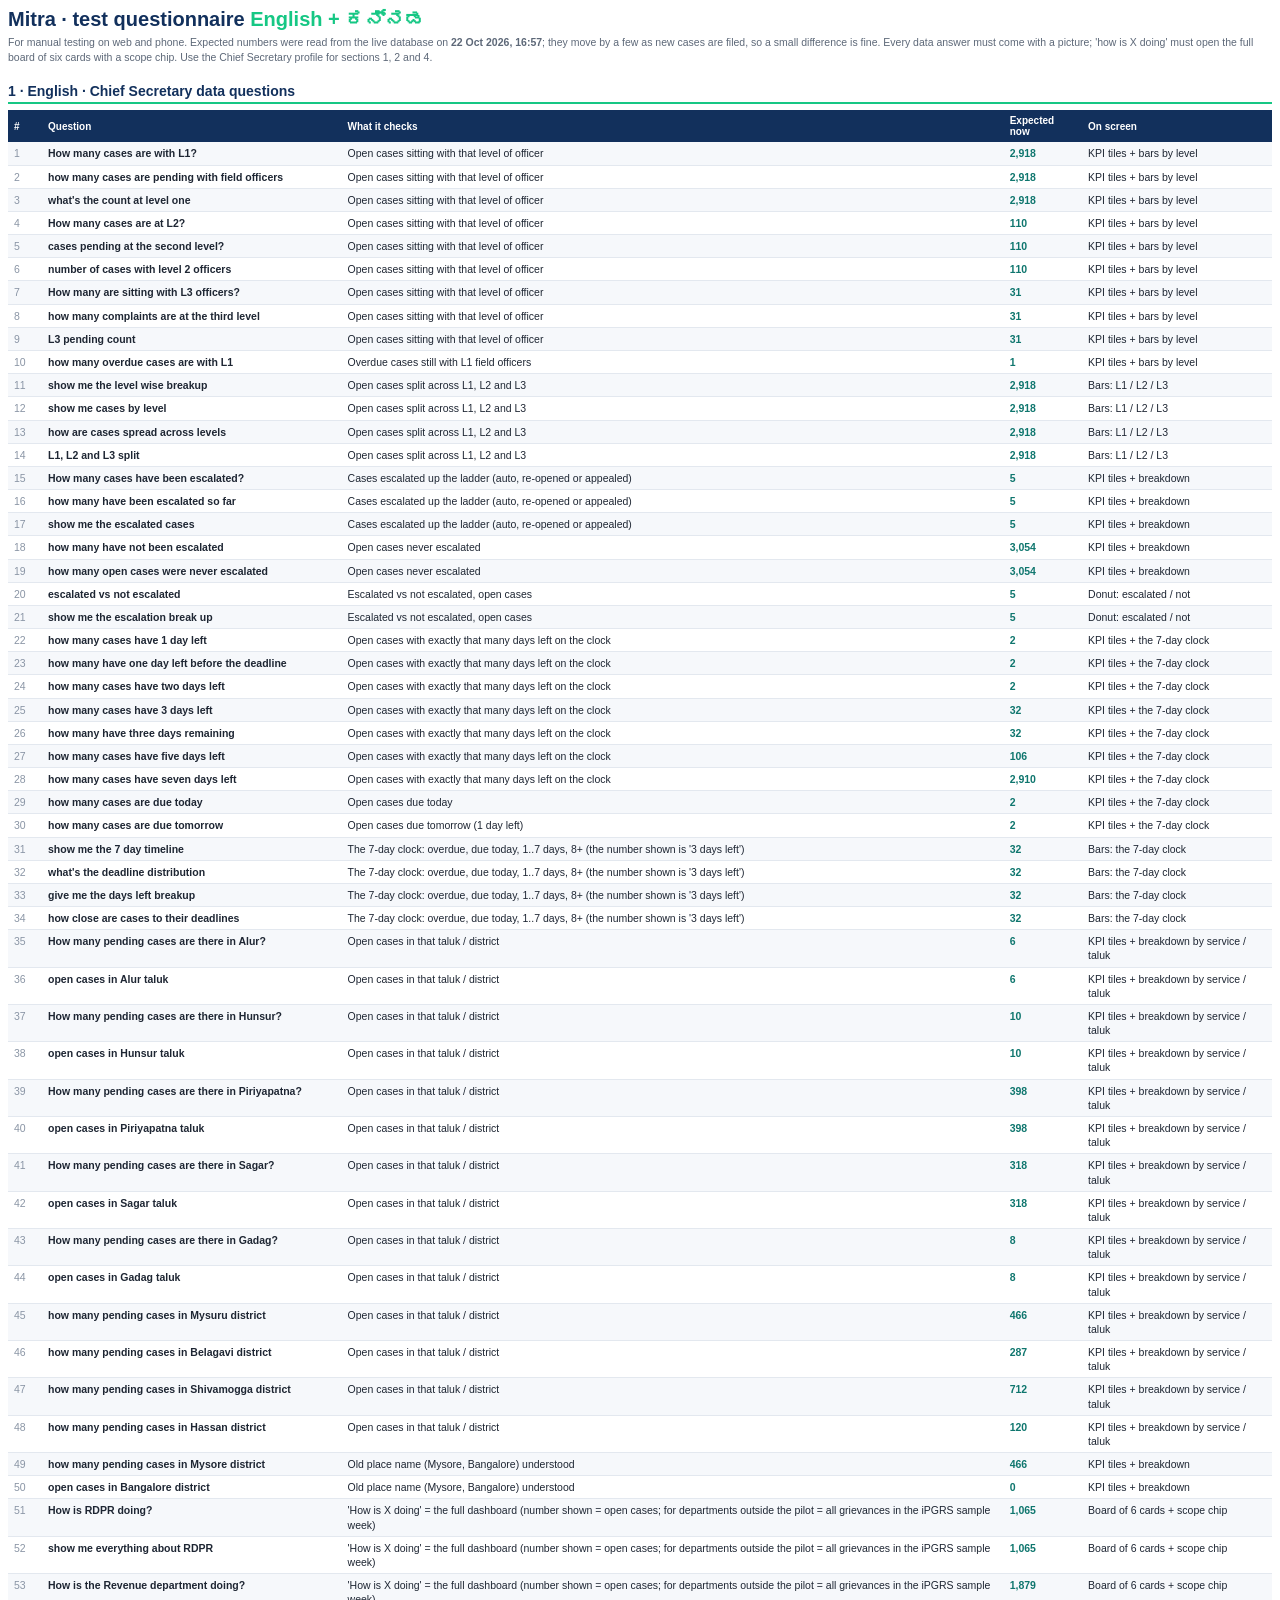
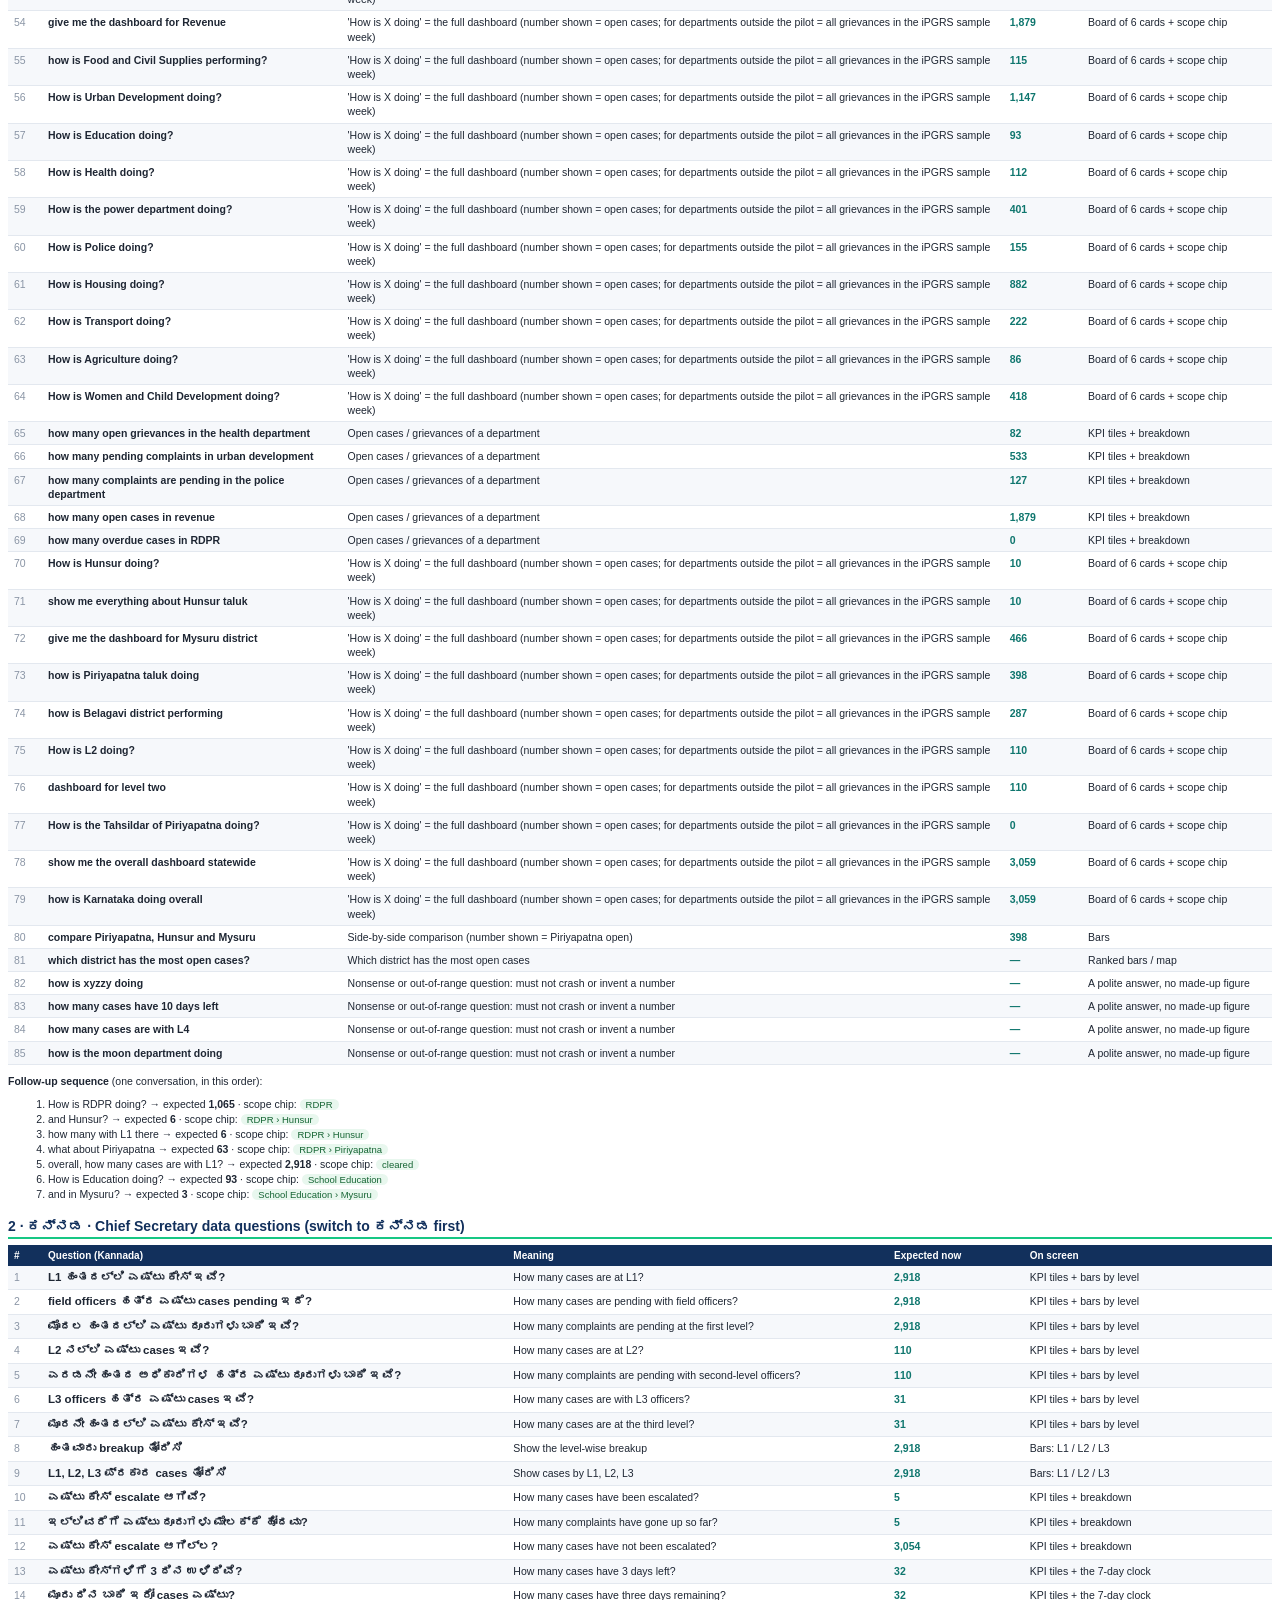
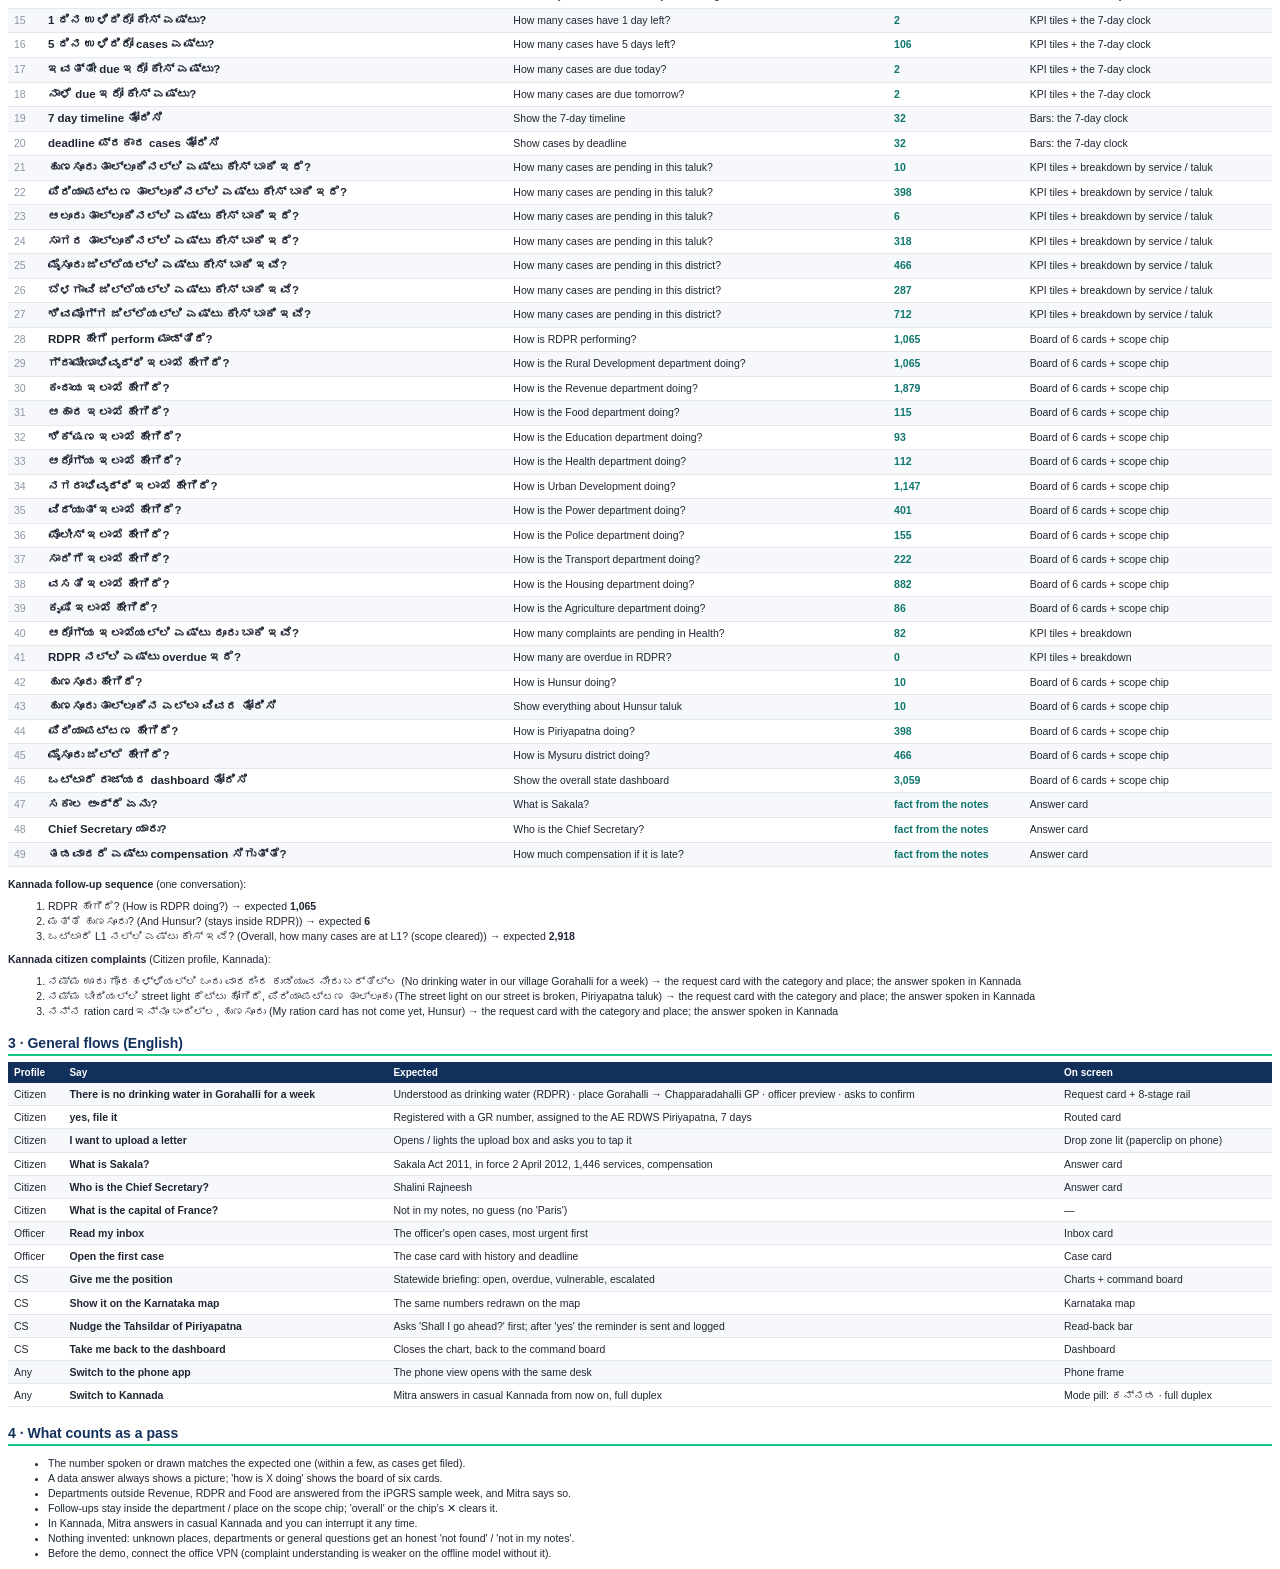
<file: tools/questionnaire.html>
<!doctype html><html><head><meta charset='utf-8'><title>Mitra test questionnaire</title><style>
    @page { size: A4; margin: 14mm 12mm; }
    body { font-family: "Segoe UI","Nirmala UI",sans-serif; color:#1e2633; font-size:10.5px; }
    h1 { font-size:20px; color:#12305c; margin:0 0 4px; } h2 { font-size:14px; color:#12305c; margin:18px 0 6px; border-bottom:2px solid #16c784; padding-bottom:3px; }
    p.lead { color:#5d6878; margin:0 0 10px; line-height:1.45; }
    table { width:100%; border-collapse:collapse; margin:4px 0 8px; page-break-inside:auto; } tr { page-break-inside:avoid; }
    th { background:#12305c; color:#fff; text-align:left; padding:5px 6px; font-size:10px; }
    td { padding:4px 6px; border-bottom:1px solid #e3e8ef; vertical-align:top; line-height:1.35; }
    tr:nth-child(even) td { background:#f6f8fb; }
    td.n { color:#8a95a5; width:22px; } td.x { font-weight:700; color:#0f766e; white-space:nowrap; } td.q { font-weight:600; }
    td.kn { font-family:"Nirmala UI","Noto Sans Kannada",sans-serif; font-size:11.5px; }
    ol li { margin:3px 0; } .tag { display:inline-block; background:#e8f7ee; color:#166534; border-radius:10px; padding:0 6px; font-size:9.5px; }
    ul li { margin:3px 0; }</style></head><body><h1>Mitra · test questionnaire <span style='color:#16c784'>English + ಕನ್ನಡ</span></h1><p class='lead'>For manual testing on web and phone. Expected numbers were read from the live database on <b>22 Oct 2026, 16:57</b>; they move by a few as new cases are filed, so a small difference is fine. Every data answer must come with a picture; 'how is X doing' must open the full board of six cards with a scope chip. Use the Chief Secretary profile for sections 1, 2 and 4.</p><h2>1 · English · Chief Secretary data questions</h2><table><tr><th>#</th><th>Question</th><th>What it checks</th><th>Expected now</th><th>On screen</th></tr><tr><td class='n'>1</td><td class='q'>How many cases are with L1?</td><td>Open cases sitting with that level of officer</td><td class='x'>2,918</td><td>KPI tiles + bars by level</td></tr><tr><td class='n'>2</td><td class='q'>how many cases are pending with field officers</td><td>Open cases sitting with that level of officer</td><td class='x'>2,918</td><td>KPI tiles + bars by level</td></tr><tr><td class='n'>3</td><td class='q'>what&#x27;s the count at level one</td><td>Open cases sitting with that level of officer</td><td class='x'>2,918</td><td>KPI tiles + bars by level</td></tr><tr><td class='n'>4</td><td class='q'>How many cases are at L2?</td><td>Open cases sitting with that level of officer</td><td class='x'>110</td><td>KPI tiles + bars by level</td></tr><tr><td class='n'>5</td><td class='q'>cases pending at the second level?</td><td>Open cases sitting with that level of officer</td><td class='x'>110</td><td>KPI tiles + bars by level</td></tr><tr><td class='n'>6</td><td class='q'>number of cases with level 2 officers</td><td>Open cases sitting with that level of officer</td><td class='x'>110</td><td>KPI tiles + bars by level</td></tr><tr><td class='n'>7</td><td class='q'>How many are sitting with L3 officers?</td><td>Open cases sitting with that level of officer</td><td class='x'>31</td><td>KPI tiles + bars by level</td></tr><tr><td class='n'>8</td><td class='q'>how many complaints are at the third level</td><td>Open cases sitting with that level of officer</td><td class='x'>31</td><td>KPI tiles + bars by level</td></tr><tr><td class='n'>9</td><td class='q'>L3 pending count</td><td>Open cases sitting with that level of officer</td><td class='x'>31</td><td>KPI tiles + bars by level</td></tr><tr><td class='n'>10</td><td class='q'>how many overdue cases are with L1</td><td>Overdue cases still with L1 field officers</td><td class='x'>1</td><td>KPI tiles + bars by level</td></tr><tr><td class='n'>11</td><td class='q'>show me the level wise breakup</td><td>Open cases split across L1, L2 and L3</td><td class='x'>2,918</td><td>Bars: L1 / L2 / L3</td></tr><tr><td class='n'>12</td><td class='q'>show me cases by level</td><td>Open cases split across L1, L2 and L3</td><td class='x'>2,918</td><td>Bars: L1 / L2 / L3</td></tr><tr><td class='n'>13</td><td class='q'>how are cases spread across levels</td><td>Open cases split across L1, L2 and L3</td><td class='x'>2,918</td><td>Bars: L1 / L2 / L3</td></tr><tr><td class='n'>14</td><td class='q'>L1, L2 and L3 split</td><td>Open cases split across L1, L2 and L3</td><td class='x'>2,918</td><td>Bars: L1 / L2 / L3</td></tr><tr><td class='n'>15</td><td class='q'>How many cases have been escalated?</td><td>Cases escalated up the ladder (auto, re-opened or appealed)</td><td class='x'>5</td><td>KPI tiles + breakdown</td></tr><tr><td class='n'>16</td><td class='q'>how many have been escalated so far</td><td>Cases escalated up the ladder (auto, re-opened or appealed)</td><td class='x'>5</td><td>KPI tiles + breakdown</td></tr><tr><td class='n'>17</td><td class='q'>show me the escalated cases</td><td>Cases escalated up the ladder (auto, re-opened or appealed)</td><td class='x'>5</td><td>KPI tiles + breakdown</td></tr><tr><td class='n'>18</td><td class='q'>how many have not been escalated</td><td>Open cases never escalated</td><td class='x'>3,054</td><td>KPI tiles + breakdown</td></tr><tr><td class='n'>19</td><td class='q'>how many open cases were never escalated</td><td>Open cases never escalated</td><td class='x'>3,054</td><td>KPI tiles + breakdown</td></tr><tr><td class='n'>20</td><td class='q'>escalated vs not escalated</td><td>Escalated vs not escalated, open cases</td><td class='x'>5</td><td>Donut: escalated / not</td></tr><tr><td class='n'>21</td><td class='q'>show me the escalation break up</td><td>Escalated vs not escalated, open cases</td><td class='x'>5</td><td>Donut: escalated / not</td></tr><tr><td class='n'>22</td><td class='q'>how many cases have 1 day left</td><td>Open cases with exactly that many days left on the clock</td><td class='x'>2</td><td>KPI tiles + the 7-day clock</td></tr><tr><td class='n'>23</td><td class='q'>how many have one day left before the deadline</td><td>Open cases with exactly that many days left on the clock</td><td class='x'>2</td><td>KPI tiles + the 7-day clock</td></tr><tr><td class='n'>24</td><td class='q'>how many cases have two days left</td><td>Open cases with exactly that many days left on the clock</td><td class='x'>2</td><td>KPI tiles + the 7-day clock</td></tr><tr><td class='n'>25</td><td class='q'>how many cases have 3 days left</td><td>Open cases with exactly that many days left on the clock</td><td class='x'>32</td><td>KPI tiles + the 7-day clock</td></tr><tr><td class='n'>26</td><td class='q'>how many have three days remaining</td><td>Open cases with exactly that many days left on the clock</td><td class='x'>32</td><td>KPI tiles + the 7-day clock</td></tr><tr><td class='n'>27</td><td class='q'>how many cases have five days left</td><td>Open cases with exactly that many days left on the clock</td><td class='x'>106</td><td>KPI tiles + the 7-day clock</td></tr><tr><td class='n'>28</td><td class='q'>how many cases have seven days left</td><td>Open cases with exactly that many days left on the clock</td><td class='x'>2,910</td><td>KPI tiles + the 7-day clock</td></tr><tr><td class='n'>29</td><td class='q'>how many cases are due today</td><td>Open cases due today</td><td class='x'>2</td><td>KPI tiles + the 7-day clock</td></tr><tr><td class='n'>30</td><td class='q'>how many cases are due tomorrow</td><td>Open cases due tomorrow (1 day left)</td><td class='x'>2</td><td>KPI tiles + the 7-day clock</td></tr><tr><td class='n'>31</td><td class='q'>show me the 7 day timeline</td><td>The 7-day clock: overdue, due today, 1..7 days, 8+ (the number shown is &#x27;3 days left&#x27;)</td><td class='x'>32</td><td>Bars: the 7-day clock</td></tr><tr><td class='n'>32</td><td class='q'>what&#x27;s the deadline distribution</td><td>The 7-day clock: overdue, due today, 1..7 days, 8+ (the number shown is &#x27;3 days left&#x27;)</td><td class='x'>32</td><td>Bars: the 7-day clock</td></tr><tr><td class='n'>33</td><td class='q'>give me the days left breakup</td><td>The 7-day clock: overdue, due today, 1..7 days, 8+ (the number shown is &#x27;3 days left&#x27;)</td><td class='x'>32</td><td>Bars: the 7-day clock</td></tr><tr><td class='n'>34</td><td class='q'>how close are cases to their deadlines</td><td>The 7-day clock: overdue, due today, 1..7 days, 8+ (the number shown is &#x27;3 days left&#x27;)</td><td class='x'>32</td><td>Bars: the 7-day clock</td></tr><tr><td class='n'>35</td><td class='q'>How many pending cases are there in Alur?</td><td>Open cases in that taluk / district</td><td class='x'>6</td><td>KPI tiles + breakdown by service / taluk</td></tr><tr><td class='n'>36</td><td class='q'>open cases in Alur taluk</td><td>Open cases in that taluk / district</td><td class='x'>6</td><td>KPI tiles + breakdown by service / taluk</td></tr><tr><td class='n'>37</td><td class='q'>How many pending cases are there in Hunsur?</td><td>Open cases in that taluk / district</td><td class='x'>10</td><td>KPI tiles + breakdown by service / taluk</td></tr><tr><td class='n'>38</td><td class='q'>open cases in Hunsur taluk</td><td>Open cases in that taluk / district</td><td class='x'>10</td><td>KPI tiles + breakdown by service / taluk</td></tr><tr><td class='n'>39</td><td class='q'>How many pending cases are there in Piriyapatna?</td><td>Open cases in that taluk / district</td><td class='x'>398</td><td>KPI tiles + breakdown by service / taluk</td></tr><tr><td class='n'>40</td><td class='q'>open cases in Piriyapatna taluk</td><td>Open cases in that taluk / district</td><td class='x'>398</td><td>KPI tiles + breakdown by service / taluk</td></tr><tr><td class='n'>41</td><td class='q'>How many pending cases are there in Sagar?</td><td>Open cases in that taluk / district</td><td class='x'>318</td><td>KPI tiles + breakdown by service / taluk</td></tr><tr><td class='n'>42</td><td class='q'>open cases in Sagar taluk</td><td>Open cases in that taluk / district</td><td class='x'>318</td><td>KPI tiles + breakdown by service / taluk</td></tr><tr><td class='n'>43</td><td class='q'>How many pending cases are there in Gadag?</td><td>Open cases in that taluk / district</td><td class='x'>8</td><td>KPI tiles + breakdown by service / taluk</td></tr><tr><td class='n'>44</td><td class='q'>open cases in Gadag taluk</td><td>Open cases in that taluk / district</td><td class='x'>8</td><td>KPI tiles + breakdown by service / taluk</td></tr><tr><td class='n'>45</td><td class='q'>how many pending cases in Mysuru district</td><td>Open cases in that taluk / district</td><td class='x'>466</td><td>KPI tiles + breakdown by service / taluk</td></tr><tr><td class='n'>46</td><td class='q'>how many pending cases in Belagavi district</td><td>Open cases in that taluk / district</td><td class='x'>287</td><td>KPI tiles + breakdown by service / taluk</td></tr><tr><td class='n'>47</td><td class='q'>how many pending cases in Shivamogga district</td><td>Open cases in that taluk / district</td><td class='x'>712</td><td>KPI tiles + breakdown by service / taluk</td></tr><tr><td class='n'>48</td><td class='q'>how many pending cases in Hassan district</td><td>Open cases in that taluk / district</td><td class='x'>120</td><td>KPI tiles + breakdown by service / taluk</td></tr><tr><td class='n'>49</td><td class='q'>how many pending cases in Mysore district</td><td>Old place name (Mysore, Bangalore) understood</td><td class='x'>466</td><td>KPI tiles + breakdown</td></tr><tr><td class='n'>50</td><td class='q'>open cases in Bangalore district</td><td>Old place name (Mysore, Bangalore) understood</td><td class='x'>0</td><td>KPI tiles + breakdown</td></tr><tr><td class='n'>51</td><td class='q'>How is RDPR doing?</td><td>&#x27;How is X doing&#x27; = the full dashboard (number shown = open cases; for departments outside the pilot = all grievances in the iPGRS sample week)</td><td class='x'>1,065</td><td>Board of 6 cards + scope chip</td></tr><tr><td class='n'>52</td><td class='q'>show me everything about RDPR</td><td>&#x27;How is X doing&#x27; = the full dashboard (number shown = open cases; for departments outside the pilot = all grievances in the iPGRS sample week)</td><td class='x'>1,065</td><td>Board of 6 cards + scope chip</td></tr><tr><td class='n'>53</td><td class='q'>How is the Revenue department doing?</td><td>&#x27;How is X doing&#x27; = the full dashboard (number shown = open cases; for departments outside the pilot = all grievances in the iPGRS sample week)</td><td class='x'>1,879</td><td>Board of 6 cards + scope chip</td></tr><tr><td class='n'>54</td><td class='q'>give me the dashboard for Revenue</td><td>&#x27;How is X doing&#x27; = the full dashboard (number shown = open cases; for departments outside the pilot = all grievances in the iPGRS sample week)</td><td class='x'>1,879</td><td>Board of 6 cards + scope chip</td></tr><tr><td class='n'>55</td><td class='q'>how is Food and Civil Supplies performing?</td><td>&#x27;How is X doing&#x27; = the full dashboard (number shown = open cases; for departments outside the pilot = all grievances in the iPGRS sample week)</td><td class='x'>115</td><td>Board of 6 cards + scope chip</td></tr><tr><td class='n'>56</td><td class='q'>How is Urban Development doing?</td><td>&#x27;How is X doing&#x27; = the full dashboard (number shown = open cases; for departments outside the pilot = all grievances in the iPGRS sample week)</td><td class='x'>1,147</td><td>Board of 6 cards + scope chip</td></tr><tr><td class='n'>57</td><td class='q'>How is Education doing?</td><td>&#x27;How is X doing&#x27; = the full dashboard (number shown = open cases; for departments outside the pilot = all grievances in the iPGRS sample week)</td><td class='x'>93</td><td>Board of 6 cards + scope chip</td></tr><tr><td class='n'>58</td><td class='q'>How is Health doing?</td><td>&#x27;How is X doing&#x27; = the full dashboard (number shown = open cases; for departments outside the pilot = all grievances in the iPGRS sample week)</td><td class='x'>112</td><td>Board of 6 cards + scope chip</td></tr><tr><td class='n'>59</td><td class='q'>How is the power department doing?</td><td>&#x27;How is X doing&#x27; = the full dashboard (number shown = open cases; for departments outside the pilot = all grievances in the iPGRS sample week)</td><td class='x'>401</td><td>Board of 6 cards + scope chip</td></tr><tr><td class='n'>60</td><td class='q'>How is Police doing?</td><td>&#x27;How is X doing&#x27; = the full dashboard (number shown = open cases; for departments outside the pilot = all grievances in the iPGRS sample week)</td><td class='x'>155</td><td>Board of 6 cards + scope chip</td></tr><tr><td class='n'>61</td><td class='q'>How is Housing doing?</td><td>&#x27;How is X doing&#x27; = the full dashboard (number shown = open cases; for departments outside the pilot = all grievances in the iPGRS sample week)</td><td class='x'>882</td><td>Board of 6 cards + scope chip</td></tr><tr><td class='n'>62</td><td class='q'>How is Transport doing?</td><td>&#x27;How is X doing&#x27; = the full dashboard (number shown = open cases; for departments outside the pilot = all grievances in the iPGRS sample week)</td><td class='x'>222</td><td>Board of 6 cards + scope chip</td></tr><tr><td class='n'>63</td><td class='q'>How is Agriculture doing?</td><td>&#x27;How is X doing&#x27; = the full dashboard (number shown = open cases; for departments outside the pilot = all grievances in the iPGRS sample week)</td><td class='x'>86</td><td>Board of 6 cards + scope chip</td></tr><tr><td class='n'>64</td><td class='q'>How is Women and Child Development doing?</td><td>&#x27;How is X doing&#x27; = the full dashboard (number shown = open cases; for departments outside the pilot = all grievances in the iPGRS sample week)</td><td class='x'>418</td><td>Board of 6 cards + scope chip</td></tr><tr><td class='n'>65</td><td class='q'>how many open grievances in the health department</td><td>Open cases / grievances of a department</td><td class='x'>82</td><td>KPI tiles + breakdown</td></tr><tr><td class='n'>66</td><td class='q'>how many pending complaints in urban development</td><td>Open cases / grievances of a department</td><td class='x'>533</td><td>KPI tiles + breakdown</td></tr><tr><td class='n'>67</td><td class='q'>how many complaints are pending in the police department</td><td>Open cases / grievances of a department</td><td class='x'>127</td><td>KPI tiles + breakdown</td></tr><tr><td class='n'>68</td><td class='q'>how many open cases in revenue</td><td>Open cases / grievances of a department</td><td class='x'>1,879</td><td>KPI tiles + breakdown</td></tr><tr><td class='n'>69</td><td class='q'>how many overdue cases in RDPR</td><td>Open cases / grievances of a department</td><td class='x'>0</td><td>KPI tiles + breakdown</td></tr><tr><td class='n'>70</td><td class='q'>How is Hunsur doing?</td><td>&#x27;How is X doing&#x27; = the full dashboard (number shown = open cases; for departments outside the pilot = all grievances in the iPGRS sample week)</td><td class='x'>10</td><td>Board of 6 cards + scope chip</td></tr><tr><td class='n'>71</td><td class='q'>show me everything about Hunsur taluk</td><td>&#x27;How is X doing&#x27; = the full dashboard (number shown = open cases; for departments outside the pilot = all grievances in the iPGRS sample week)</td><td class='x'>10</td><td>Board of 6 cards + scope chip</td></tr><tr><td class='n'>72</td><td class='q'>give me the dashboard for Mysuru district</td><td>&#x27;How is X doing&#x27; = the full dashboard (number shown = open cases; for departments outside the pilot = all grievances in the iPGRS sample week)</td><td class='x'>466</td><td>Board of 6 cards + scope chip</td></tr><tr><td class='n'>73</td><td class='q'>how is Piriyapatna taluk doing</td><td>&#x27;How is X doing&#x27; = the full dashboard (number shown = open cases; for departments outside the pilot = all grievances in the iPGRS sample week)</td><td class='x'>398</td><td>Board of 6 cards + scope chip</td></tr><tr><td class='n'>74</td><td class='q'>how is Belagavi district performing</td><td>&#x27;How is X doing&#x27; = the full dashboard (number shown = open cases; for departments outside the pilot = all grievances in the iPGRS sample week)</td><td class='x'>287</td><td>Board of 6 cards + scope chip</td></tr><tr><td class='n'>75</td><td class='q'>How is L2 doing?</td><td>&#x27;How is X doing&#x27; = the full dashboard (number shown = open cases; for departments outside the pilot = all grievances in the iPGRS sample week)</td><td class='x'>110</td><td>Board of 6 cards + scope chip</td></tr><tr><td class='n'>76</td><td class='q'>dashboard for level two</td><td>&#x27;How is X doing&#x27; = the full dashboard (number shown = open cases; for departments outside the pilot = all grievances in the iPGRS sample week)</td><td class='x'>110</td><td>Board of 6 cards + scope chip</td></tr><tr><td class='n'>77</td><td class='q'>How is the Tahsildar of Piriyapatna doing?</td><td>&#x27;How is X doing&#x27; = the full dashboard (number shown = open cases; for departments outside the pilot = all grievances in the iPGRS sample week)</td><td class='x'>0</td><td>Board of 6 cards + scope chip</td></tr><tr><td class='n'>78</td><td class='q'>show me the overall dashboard statewide</td><td>&#x27;How is X doing&#x27; = the full dashboard (number shown = open cases; for departments outside the pilot = all grievances in the iPGRS sample week)</td><td class='x'>3,059</td><td>Board of 6 cards + scope chip</td></tr><tr><td class='n'>79</td><td class='q'>how is Karnataka doing overall</td><td>&#x27;How is X doing&#x27; = the full dashboard (number shown = open cases; for departments outside the pilot = all grievances in the iPGRS sample week)</td><td class='x'>3,059</td><td>Board of 6 cards + scope chip</td></tr><tr><td class='n'>80</td><td class='q'>compare Piriyapatna, Hunsur and Mysuru</td><td>Side-by-side comparison (number shown = Piriyapatna open)</td><td class='x'>398</td><td>Bars</td></tr><tr><td class='n'>81</td><td class='q'>which district has the most open cases?</td><td>Which district has the most open cases</td><td class='x'>—</td><td>Ranked bars / map</td></tr><tr><td class='n'>82</td><td class='q'>how is xyzzy doing</td><td>Nonsense or out-of-range question: must not crash or invent a number</td><td class='x'>—</td><td>A polite answer, no made-up figure</td></tr><tr><td class='n'>83</td><td class='q'>how many cases have 10 days left</td><td>Nonsense or out-of-range question: must not crash or invent a number</td><td class='x'>—</td><td>A polite answer, no made-up figure</td></tr><tr><td class='n'>84</td><td class='q'>how many cases are with L4</td><td>Nonsense or out-of-range question: must not crash or invent a number</td><td class='x'>—</td><td>A polite answer, no made-up figure</td></tr><tr><td class='n'>85</td><td class='q'>how is the moon department doing</td><td>Nonsense or out-of-range question: must not crash or invent a number</td><td class='x'>—</td><td>A polite answer, no made-up figure</td></tr></table><p><b>Follow-up sequence</b> (one conversation, in this order):</p><ol><li>How is RDPR doing? → expected <b>1,065</b> · scope chip: <span class='tag'>RDPR</span></li><li>and Hunsur? → expected <b>6</b> · scope chip: <span class='tag'>RDPR › Hunsur</span></li><li>how many with L1 there → expected <b>6</b> · scope chip: <span class='tag'>RDPR › Hunsur</span></li><li>what about Piriyapatna → expected <b>63</b> · scope chip: <span class='tag'>RDPR › Piriyapatna</span></li><li>overall, how many cases are with L1? → expected <b>2,918</b> · scope chip: <span class='tag'>cleared</span></li><li>How is Education doing? → expected <b>93</b> · scope chip: <span class='tag'>School Education</span></li><li>and in Mysuru? → expected <b>3</b> · scope chip: <span class='tag'>School Education › Mysuru</span></li></ol><h2>2 · ಕನ್ನಡ · Chief Secretary data questions (switch to ಕನ್ನಡ first)</h2><table><tr><th>#</th><th>Question (Kannada)</th><th>Meaning</th><th>Expected now</th><th>On screen</th></tr><tr><td class='n'>1</td><td class='q kn'>L1 ಹಂತದಲ್ಲಿ ಎಷ್ಟು ಕೇಸ್ ಇವೆ?</td><td>How many cases are at L1?</td><td class='x'>2,918</td><td>KPI tiles + bars by level</td></tr><tr><td class='n'>2</td><td class='q kn'>field officers ಹತ್ರ ಎಷ್ಟು cases pending ಇದೆ?</td><td>How many cases are pending with field officers?</td><td class='x'>2,918</td><td>KPI tiles + bars by level</td></tr><tr><td class='n'>3</td><td class='q kn'>ಮೊದಲ ಹಂತದಲ್ಲಿ ಎಷ್ಟು ದೂರುಗಳು ಬಾಕಿ ಇವೆ?</td><td>How many complaints are pending at the first level?</td><td class='x'>2,918</td><td>KPI tiles + bars by level</td></tr><tr><td class='n'>4</td><td class='q kn'>L2 ನಲ್ಲಿ ಎಷ್ಟು cases ಇವೆ?</td><td>How many cases are at L2?</td><td class='x'>110</td><td>KPI tiles + bars by level</td></tr><tr><td class='n'>5</td><td class='q kn'>ಎರಡನೇ ಹಂತದ ಅಧಿಕಾರಿಗಳ ಹತ್ರ ಎಷ್ಟು ದೂರುಗಳು ಬಾಕಿ ಇವೆ?</td><td>How many complaints are pending with second-level officers?</td><td class='x'>110</td><td>KPI tiles + bars by level</td></tr><tr><td class='n'>6</td><td class='q kn'>L3 officers ಹತ್ರ ಎಷ್ಟು cases ಇವೆ?</td><td>How many cases are with L3 officers?</td><td class='x'>31</td><td>KPI tiles + bars by level</td></tr><tr><td class='n'>7</td><td class='q kn'>ಮೂರನೇ ಹಂತದಲ್ಲಿ ಎಷ್ಟು ಕೇಸ್ ಇವೆ?</td><td>How many cases are at the third level?</td><td class='x'>31</td><td>KPI tiles + bars by level</td></tr><tr><td class='n'>8</td><td class='q kn'>ಹಂತವಾರು breakup ತೋರಿಸಿ</td><td>Show the level-wise breakup</td><td class='x'>2,918</td><td>Bars: L1 / L2 / L3</td></tr><tr><td class='n'>9</td><td class='q kn'>L1, L2, L3 ಪ್ರಕಾರ cases ತೋರಿಸಿ</td><td>Show cases by L1, L2, L3</td><td class='x'>2,918</td><td>Bars: L1 / L2 / L3</td></tr><tr><td class='n'>10</td><td class='q kn'>ಎಷ್ಟು ಕೇಸ್ escalate ಆಗಿವೆ?</td><td>How many cases have been escalated?</td><td class='x'>5</td><td>KPI tiles + breakdown</td></tr><tr><td class='n'>11</td><td class='q kn'>ಇಲ್ಲಿವರೆಗೆ ಎಷ್ಟು ದೂರುಗಳು ಮೇಲಕ್ಕೆ ಹೋದವು?</td><td>How many complaints have gone up so far?</td><td class='x'>5</td><td>KPI tiles + breakdown</td></tr><tr><td class='n'>12</td><td class='q kn'>ಎಷ್ಟು ಕೇಸ್ escalate ಆಗಿಲ್ಲ?</td><td>How many cases have not been escalated?</td><td class='x'>3,054</td><td>KPI tiles + breakdown</td></tr><tr><td class='n'>13</td><td class='q kn'>ಎಷ್ಟು ಕೇಸ್‌ಗಳಿಗೆ 3 ದಿನ ಉಳಿದಿವೆ?</td><td>How many cases have 3 days left?</td><td class='x'>32</td><td>KPI tiles + the 7-day clock</td></tr><tr><td class='n'>14</td><td class='q kn'>ಮೂರು ದಿನ ಬಾಕಿ ಇರೋ cases ಎಷ್ಟು?</td><td>How many cases have three days remaining?</td><td class='x'>32</td><td>KPI tiles + the 7-day clock</td></tr><tr><td class='n'>15</td><td class='q kn'>1 ದಿನ ಉಳಿದಿರೋ ಕೇಸ್ ಎಷ್ಟು?</td><td>How many cases have 1 day left?</td><td class='x'>2</td><td>KPI tiles + the 7-day clock</td></tr><tr><td class='n'>16</td><td class='q kn'>5 ದಿನ ಉಳಿದಿರೋ cases ಎಷ್ಟು?</td><td>How many cases have 5 days left?</td><td class='x'>106</td><td>KPI tiles + the 7-day clock</td></tr><tr><td class='n'>17</td><td class='q kn'>ಇವತ್ತೇ due ಇರೋ ಕೇಸ್ ಎಷ್ಟು?</td><td>How many cases are due today?</td><td class='x'>2</td><td>KPI tiles + the 7-day clock</td></tr><tr><td class='n'>18</td><td class='q kn'>ನಾಳೆ due ಇರೋ ಕೇಸ್ ಎಷ್ಟು?</td><td>How many cases are due tomorrow?</td><td class='x'>2</td><td>KPI tiles + the 7-day clock</td></tr><tr><td class='n'>19</td><td class='q kn'>7 day timeline ತೋರಿಸಿ</td><td>Show the 7-day timeline</td><td class='x'>32</td><td>Bars: the 7-day clock</td></tr><tr><td class='n'>20</td><td class='q kn'>deadline ಪ್ರಕಾರ cases ತೋರಿಸಿ</td><td>Show cases by deadline</td><td class='x'>32</td><td>Bars: the 7-day clock</td></tr><tr><td class='n'>21</td><td class='q kn'>ಹುಣಸೂರು ತಾಲ್ಲೂಕಿನಲ್ಲಿ ಎಷ್ಟು ಕೇಸ್ ಬಾಕಿ ಇದೆ?</td><td>How many cases are pending in this taluk?</td><td class='x'>10</td><td>KPI tiles + breakdown by service / taluk</td></tr><tr><td class='n'>22</td><td class='q kn'>ಪಿರಿಯಾಪಟ್ಟಣ ತಾಲ್ಲೂಕಿನಲ್ಲಿ ಎಷ್ಟು ಕೇಸ್ ಬಾಕಿ ಇದೆ?</td><td>How many cases are pending in this taluk?</td><td class='x'>398</td><td>KPI tiles + breakdown by service / taluk</td></tr><tr><td class='n'>23</td><td class='q kn'>ಆಲೂರು ತಾಲ್ಲೂಕಿನಲ್ಲಿ ಎಷ್ಟು ಕೇಸ್ ಬಾಕಿ ಇದೆ?</td><td>How many cases are pending in this taluk?</td><td class='x'>6</td><td>KPI tiles + breakdown by service / taluk</td></tr><tr><td class='n'>24</td><td class='q kn'>ಸಾಗರ ತಾಲ್ಲೂಕಿನಲ್ಲಿ ಎಷ್ಟು ಕೇಸ್ ಬಾಕಿ ಇದೆ?</td><td>How many cases are pending in this taluk?</td><td class='x'>318</td><td>KPI tiles + breakdown by service / taluk</td></tr><tr><td class='n'>25</td><td class='q kn'>ಮೈಸೂರು ಜಿಲ್ಲೆಯಲ್ಲಿ ಎಷ್ಟು ಕೇಸ್ ಬಾಕಿ ಇವೆ?</td><td>How many cases are pending in this district?</td><td class='x'>466</td><td>KPI tiles + breakdown by service / taluk</td></tr><tr><td class='n'>26</td><td class='q kn'>ಬೆಳಗಾವಿ ಜಿಲ್ಲೆಯಲ್ಲಿ ಎಷ್ಟು ಕೇಸ್ ಬಾಕಿ ಇವೆ?</td><td>How many cases are pending in this district?</td><td class='x'>287</td><td>KPI tiles + breakdown by service / taluk</td></tr><tr><td class='n'>27</td><td class='q kn'>ಶಿವಮೊಗ್ಗ ಜಿಲ್ಲೆಯಲ್ಲಿ ಎಷ್ಟು ಕೇಸ್ ಬಾಕಿ ಇವೆ?</td><td>How many cases are pending in this district?</td><td class='x'>712</td><td>KPI tiles + breakdown by service / taluk</td></tr><tr><td class='n'>28</td><td class='q kn'>RDPR ಹೇಗೆ perform ಮಾಡ್ತಿದೆ?</td><td>How is RDPR performing?</td><td class='x'>1,065</td><td>Board of 6 cards + scope chip</td></tr><tr><td class='n'>29</td><td class='q kn'>ಗ್ರಾಮೀಣಾಭಿವೃದ್ಧಿ ಇಲಾಖೆ ಹೇಗಿದೆ?</td><td>How is the Rural Development department doing?</td><td class='x'>1,065</td><td>Board of 6 cards + scope chip</td></tr><tr><td class='n'>30</td><td class='q kn'>ಕಂದಾಯ ಇಲಾಖೆ ಹೇಗಿದೆ?</td><td>How is the Revenue department doing?</td><td class='x'>1,879</td><td>Board of 6 cards + scope chip</td></tr><tr><td class='n'>31</td><td class='q kn'>ಆಹಾರ ಇಲಾಖೆ ಹೇಗಿದೆ?</td><td>How is the Food department doing?</td><td class='x'>115</td><td>Board of 6 cards + scope chip</td></tr><tr><td class='n'>32</td><td class='q kn'>ಶಿಕ್ಷಣ ಇಲಾಖೆ ಹೇಗಿದೆ?</td><td>How is the Education department doing?</td><td class='x'>93</td><td>Board of 6 cards + scope chip</td></tr><tr><td class='n'>33</td><td class='q kn'>ಆರೋಗ್ಯ ಇಲಾಖೆ ಹೇಗಿದೆ?</td><td>How is the Health department doing?</td><td class='x'>112</td><td>Board of 6 cards + scope chip</td></tr><tr><td class='n'>34</td><td class='q kn'>ನಗರಾಭಿವೃದ್ಧಿ ಇಲಾಖೆ ಹೇಗಿದೆ?</td><td>How is Urban Development doing?</td><td class='x'>1,147</td><td>Board of 6 cards + scope chip</td></tr><tr><td class='n'>35</td><td class='q kn'>ವಿದ್ಯುತ್ ಇಲಾಖೆ ಹೇಗಿದೆ?</td><td>How is the Power department doing?</td><td class='x'>401</td><td>Board of 6 cards + scope chip</td></tr><tr><td class='n'>36</td><td class='q kn'>ಪೊಲೀಸ್ ಇಲಾಖೆ ಹೇಗಿದೆ?</td><td>How is the Police department doing?</td><td class='x'>155</td><td>Board of 6 cards + scope chip</td></tr><tr><td class='n'>37</td><td class='q kn'>ಸಾರಿಗೆ ಇಲಾಖೆ ಹೇಗಿದೆ?</td><td>How is the Transport department doing?</td><td class='x'>222</td><td>Board of 6 cards + scope chip</td></tr><tr><td class='n'>38</td><td class='q kn'>ವಸತಿ ಇಲಾಖೆ ಹೇಗಿದೆ?</td><td>How is the Housing department doing?</td><td class='x'>882</td><td>Board of 6 cards + scope chip</td></tr><tr><td class='n'>39</td><td class='q kn'>ಕೃಷಿ ಇಲಾಖೆ ಹೇಗಿದೆ?</td><td>How is the Agriculture department doing?</td><td class='x'>86</td><td>Board of 6 cards + scope chip</td></tr><tr><td class='n'>40</td><td class='q kn'>ಆರೋಗ್ಯ ಇಲಾಖೆಯಲ್ಲಿ ಎಷ್ಟು ದೂರು ಬಾಕಿ ಇವೆ?</td><td>How many complaints are pending in Health?</td><td class='x'>82</td><td>KPI tiles + breakdown</td></tr><tr><td class='n'>41</td><td class='q kn'>RDPR ನಲ್ಲಿ ಎಷ್ಟು overdue ಇದೆ?</td><td>How many are overdue in RDPR?</td><td class='x'>0</td><td>KPI tiles + breakdown</td></tr><tr><td class='n'>42</td><td class='q kn'>ಹುಣಸೂರು ಹೇಗಿದೆ?</td><td>How is Hunsur doing?</td><td class='x'>10</td><td>Board of 6 cards + scope chip</td></tr><tr><td class='n'>43</td><td class='q kn'>ಹುಣಸೂರು ತಾಲ್ಲೂಕಿನ ಎಲ್ಲಾ ವಿವರ ತೋರಿಸಿ</td><td>Show everything about Hunsur taluk</td><td class='x'>10</td><td>Board of 6 cards + scope chip</td></tr><tr><td class='n'>44</td><td class='q kn'>ಪಿರಿಯಾಪಟ್ಟಣ ಹೇಗಿದೆ?</td><td>How is Piriyapatna doing?</td><td class='x'>398</td><td>Board of 6 cards + scope chip</td></tr><tr><td class='n'>45</td><td class='q kn'>ಮೈಸೂರು ಜಿಲ್ಲೆ ಹೇಗಿದೆ?</td><td>How is Mysuru district doing?</td><td class='x'>466</td><td>Board of 6 cards + scope chip</td></tr><tr><td class='n'>46</td><td class='q kn'>ಒಟ್ಟಾರೆ ರಾಜ್ಯದ dashboard ತೋರಿಸಿ</td><td>Show the overall state dashboard</td><td class='x'>3,059</td><td>Board of 6 cards + scope chip</td></tr><tr><td class='n'>47</td><td class='q kn'>ಸಕಾಲ ಅಂದ್ರೆ ಏನು?</td><td>What is Sakala?</td><td class='x'>fact from the notes</td><td>Answer card</td></tr><tr><td class='n'>48</td><td class='q kn'>Chief Secretary ಯಾರು?</td><td>Who is the Chief Secretary?</td><td class='x'>fact from the notes</td><td>Answer card</td></tr><tr><td class='n'>49</td><td class='q kn'>ತಡವಾದರೆ ಎಷ್ಟು compensation ಸಿಗುತ್ತೆ?</td><td>How much compensation if it is late?</td><td class='x'>fact from the notes</td><td>Answer card</td></tr></table><p><b>Kannada follow-up sequence</b> (one conversation):</p><ol><li><span class='kn'>RDPR ಹೇಗಿದೆ?</span> (How is RDPR doing?) → expected <b>1,065</b></li><li><span class='kn'>ಮತ್ತೆ ಹುಣಸೂರು?</span> (And Hunsur? (stays inside RDPR)) → expected <b>6</b></li><li><span class='kn'>ಒಟ್ಟಾರೆ L1 ನಲ್ಲಿ ಎಷ್ಟು ಕೇಸ್ ಇವೆ?</span> (Overall, how many cases are at L1? (scope cleared)) → expected <b>2,918</b></li></ol><p><b>Kannada citizen complaints</b> (Citizen profile, Kannada):</p><ol><li><span class='kn'>ನಮ್ಮ ಊರು ಗೊರಹಳ್ಳಿಯಲ್ಲಿ ಒಂದು ವಾರದಿಂದ ಕುಡಿಯುವ ನೀರು ಬರ್ತಿಲ್ಲ</span> (No drinking water in our village Gorahalli for a week) → the request card with the category and place; the answer spoken in Kannada</li><li><span class='kn'>ನಮ್ಮ ಬೀದಿಯಲ್ಲಿ street light ಕೆಟ್ಟು ಹೋಗಿದೆ, ಪಿರಿಯಾಪಟ್ಟಣ ತಾಲ್ಲೂಕು</span> (The street light on our street is broken, Piriyapatna taluk) → the request card with the category and place; the answer spoken in Kannada</li><li><span class='kn'>ನನ್ನ ration card ಇನ್ನೂ ಬಂದಿಲ್ಲ, ಹುಣಸೂರು</span> (My ration card has not come yet, Hunsur) → the request card with the category and place; the answer spoken in Kannada</li></ol><h2>3 · General flows (English)</h2><table><tr><th>Profile</th><th>Say</th><th>Expected</th><th>On screen</th></tr><tr><td>Citizen</td><td class='q'>There is no drinking water in Gorahalli for a week</td><td>Understood as drinking water (RDPR) · place Gorahalli → Chapparadahalli GP · officer preview · asks to confirm</td><td>Request card + 8-stage rail</td></tr><tr><td>Citizen</td><td class='q'>yes, file it</td><td>Registered with a GR number, assigned to the AE RDWS Piriyapatna, 7 days</td><td>Routed card</td></tr><tr><td>Citizen</td><td class='q'>I want to upload a letter</td><td>Opens / lights the upload box and asks you to tap it</td><td>Drop zone lit (paperclip on phone)</td></tr><tr><td>Citizen</td><td class='q'>What is Sakala?</td><td>Sakala Act 2011, in force 2 April 2012, 1,446 services, compensation</td><td>Answer card</td></tr><tr><td>Citizen</td><td class='q'>Who is the Chief Secretary?</td><td>Shalini Rajneesh</td><td>Answer card</td></tr><tr><td>Citizen</td><td class='q'>What is the capital of France?</td><td>Not in my notes, no guess (no &#x27;Paris&#x27;)</td><td>—</td></tr><tr><td>Officer</td><td class='q'>Read my inbox</td><td>The officer&#x27;s open cases, most urgent first</td><td>Inbox card</td></tr><tr><td>Officer</td><td class='q'>Open the first case</td><td>The case card with history and deadline</td><td>Case card</td></tr><tr><td>CS</td><td class='q'>Give me the position</td><td>Statewide briefing: open, overdue, vulnerable, escalated</td><td>Charts + command board</td></tr><tr><td>CS</td><td class='q'>Show it on the Karnataka map</td><td>The same numbers redrawn on the map</td><td>Karnataka map</td></tr><tr><td>CS</td><td class='q'>Nudge the Tahsildar of Piriyapatna</td><td>Asks &#x27;Shall I go ahead?&#x27; first; after &#x27;yes&#x27; the reminder is sent and logged</td><td>Read-back bar</td></tr><tr><td>CS</td><td class='q'>Take me back to the dashboard</td><td>Closes the chart, back to the command board</td><td>Dashboard</td></tr><tr><td>Any</td><td class='q'>Switch to the phone app</td><td>The phone view opens with the same desk</td><td>Phone frame</td></tr><tr><td>Any</td><td class='q'>Switch to Kannada</td><td>Mitra answers in casual Kannada from now on, full duplex</td><td>Mode pill: ಕನ್ನಡ · full duplex</td></tr></table><h2>4 · What counts as a pass</h2><ul>
    <li>The number spoken or drawn matches the expected one (within a few, as cases get filed).</li>
    <li>A data answer always shows a picture; 'how is X doing' shows the board of six cards.</li>
    <li>Departments outside Revenue, RDPR and Food are answered from the iPGRS sample week, and Mitra says so.</li>
    <li>Follow-ups stay inside the department / place on the scope chip; 'overall' or the chip's ✕ clears it.</li>
    <li>In Kannada, Mitra answers in casual Kannada and you can interrupt it any time.</li>
    <li>Nothing invented: unknown places, departments or general questions get an honest 'not found' / 'not in my notes'.</li>
    <li>Before the demo, connect the office VPN (complaint understanding is weaker on the offline model without it).</li></ul></body></html>
</file>
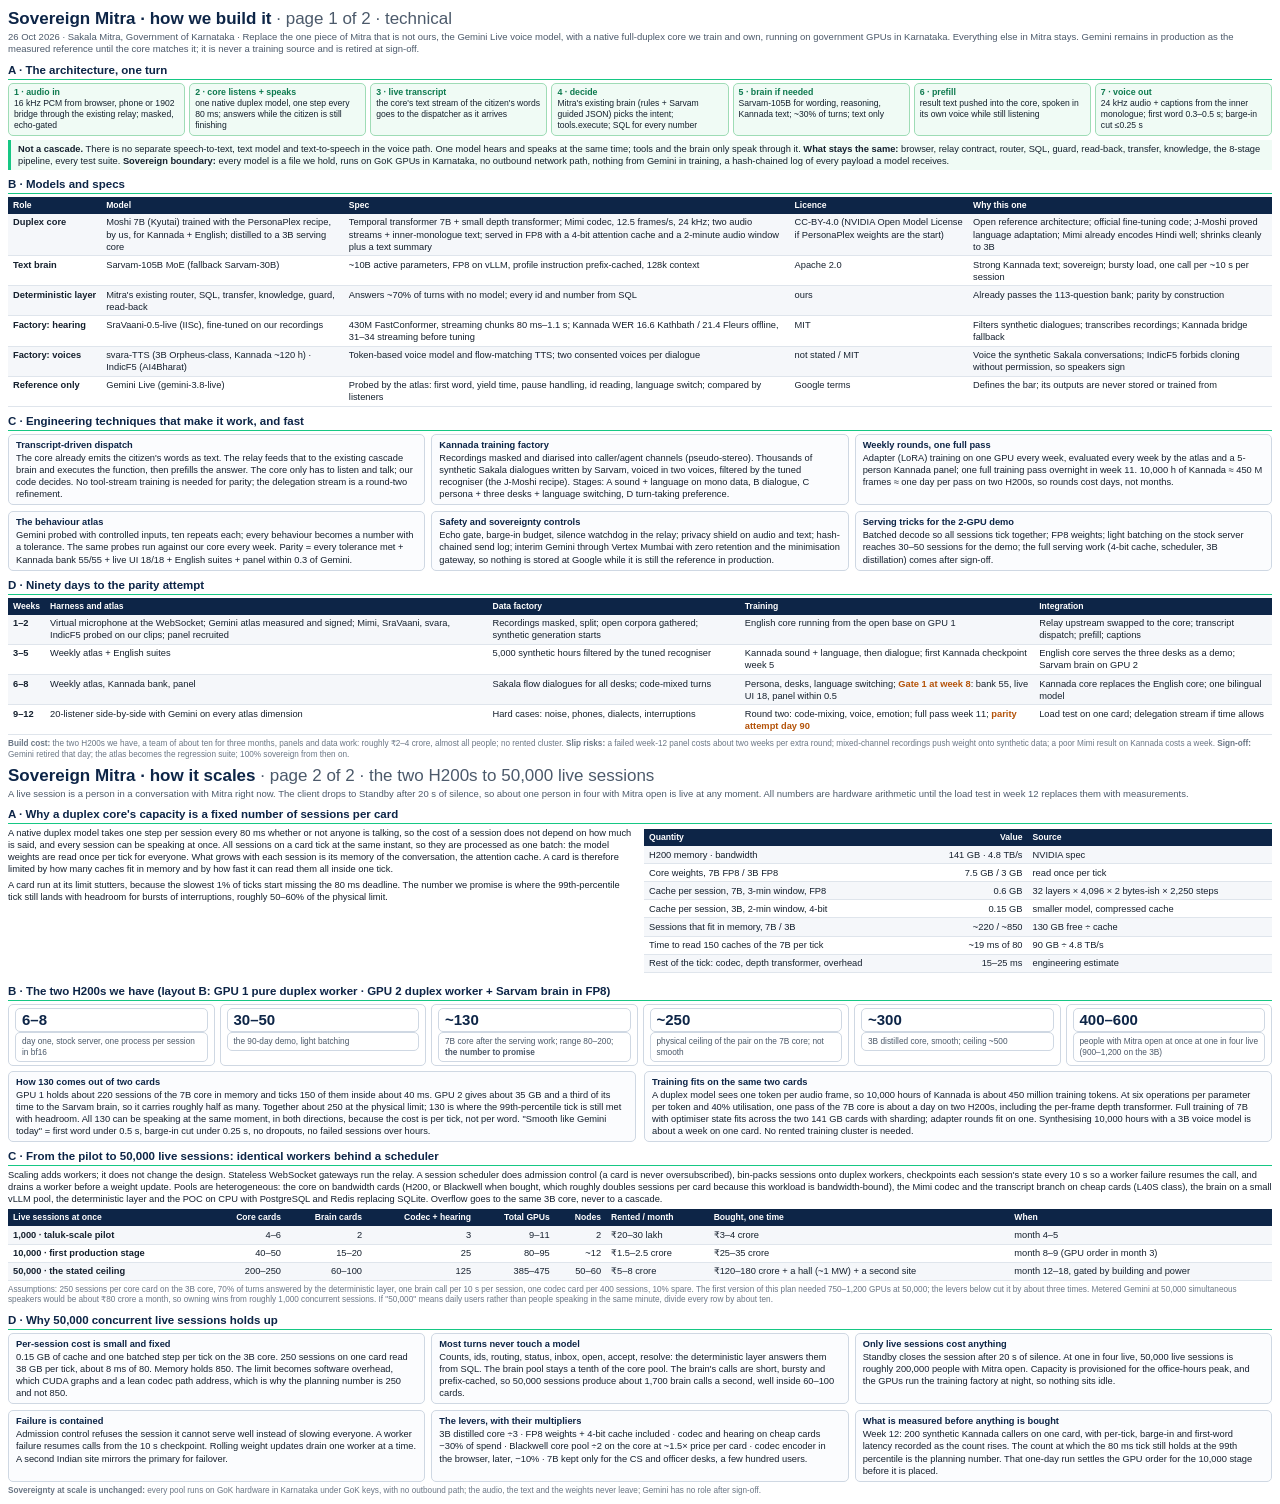
<file: tools/sovereign_2pager.html>
<!doctype html><html><head><meta charset='utf-8'><title>Sovereign Mitra: two pages</title><style>
@page { size: A4; margin: 8mm 10mm 7mm; }
body { font-family:"Segoe UI","Nirmala UI","Noto Sans Kannada",sans-serif; color:#15202e; font-size:9.3px; line-height:1.3; }
.pg { page-break-after:always; }
.pg:last-child { page-break-after:auto; }
h1 { font-size:17px; color:#0d2547; margin:0 0 1px; }
.sub { color:#4c5a6b; font-size:9.5px; margin:0 0 6px; }
h2 { font-size:11.5px; color:#0d2547; margin:7px 0 3px; border-bottom:1.5px solid #16c784; padding-bottom:1px; }
h3 { font-size:9.8px; color:#0d2547; margin:5px 0 2px; }
p { margin:0 0 4px; }
table { width:100%; border-collapse:collapse; margin:2px 0 4px; }
th { background:#0d2547; color:#fff; text-align:left; padding:3px 5px; font-size:8.6px; }
td { padding:2.5px 5px; border-bottom:1px solid #dfe5ec; vertical-align:top; }
tr:nth-child(even) td { background:#f5f7fa; }
td.k { font-weight:700; white-space:nowrap; }
td.n, th.n { text-align:right; font-variant-numeric:tabular-nums; white-space:nowrap; }
.two { display:grid; grid-template-columns:1fr 1fr; gap:8px; }
.three { display:grid; grid-template-columns:1fr 1fr 1fr; gap:6px; }
.box { border:1px solid #cfd8e3; border-radius:5px; padding:4px 7px; background:#fbfcfe; }
.box b.t { display:block; color:#0d2547; margin-bottom:1px; }
.flow { display:grid; grid-template-columns:repeat(7,1fr); gap:4px; margin:3px 0 4px; }
.flow div { border:1px solid #9fdcb6; background:#f0fbf5; border-radius:5px; padding:3px 5px; font-size:8.6px; }
.flow div b { display:block; color:#0e7a4f; font-size:8.8px; }
.g { color:#0e7a4f; font-weight:700; } .a { color:#b45309; font-weight:700; }
ul { margin:1px 0 3px 13px; padding:0; } li { margin:1px 0; }
.kpi { display:grid; grid-template-columns:repeat(6,1fr); gap:5px; margin:3px 0 5px; }
.kpi div { border:1px solid #cfd8e3; border-radius:5px; padding:3px 6px; background:#fff; }
.kpi .n { font-size:15px; font-weight:800; color:#0d2547; line-height:1.1; }
.kpi .t { font-size:8.3px; color:#4c5a6b; }
.foot { font-size:8.2px; color:#6b7786; margin-top:4px; }
.callout { border-left:3px solid #16c784; background:#f0fbf5; padding:3px 7px; margin:3px 0 4px; }
.warn { border-left:3px solid #f59e0b; background:#fff8ea; padding:3px 7px; margin:3px 0 4px; }
</style></head><body>
<div class="pg">
<h1>Sovereign Mitra · how we build it <span style="font-weight:500;color:#4c5a6b">· page 1 of 2 · technical</span></h1>
<p class="sub">26 Oct 2026 · Sakala Mitra, Government of Karnataka · Replace the one piece of Mitra that is not ours, the Gemini Live voice model, with a native full-duplex core we train and own, running on government GPUs in Karnataka. Everything else in Mitra stays. Gemini remains in production as the measured reference until the core matches it; it is never a training source and is retired at sign-off.</p>

<h2>A · The architecture, one turn</h2>
<div class="flow">
  <div><b>1 · audio in</b>16 kHz PCM from browser, phone or 1902 bridge through the existing relay; masked, echo-gated</div>
  <div><b>2 · core listens + speaks</b>one native duplex model, one step every 80 ms; answers while the citizen is still finishing</div>
  <div><b>3 · live transcript</b>the core's text stream of the citizen's words goes to the dispatcher as it arrives</div>
  <div><b>4 · decide</b>Mitra's existing brain (rules + Sarvam guided JSON) picks the intent; tools.execute; SQL for every number</div>
  <div><b>5 · brain if needed</b>Sarvam-105B for wording, reasoning, Kannada text; ~30% of turns; text only</div>
  <div><b>6 · prefill</b>result text pushed into the core, spoken in its own voice while still listening</div>
  <div><b>7 · voice out</b>24 kHz audio + captions from the inner monologue; first word 0.3–0.5 s; barge-in cut ≤0.25 s</div>
</div>
<div class="callout"><b>Not a cascade.</b> There is no separate speech-to-text, text model and text-to-speech in the voice path. One model hears and speaks at the same time; tools and the brain only speak through it. <b>What stays the same:</b> browser, relay contract, router, SQL, guard, read-back, transfer, knowledge, the 8-stage pipeline, every test suite. <b>Sovereign boundary:</b> every model is a file we hold, runs on GoK GPUs in Karnataka, no outbound network path, nothing from Gemini in training, a hash-chained log of every payload a model receives.</div>

<h2>B · Models and specs</h2>
<table>
<tr><th>Role</th><th>Model</th><th>Spec</th><th>Licence</th><th>Why this one</th></tr>
<tr><td class="k">Duplex core</td><td>Moshi 7B (Kyutai) trained with the PersonaPlex recipe, by us, for Kannada + English; distilled to a 3B serving core</td><td>Temporal transformer 7B + small depth transformer; Mimi codec, 12.5 frames/s, 24 kHz; two audio streams + inner-monologue text; served in FP8 with a 4-bit attention cache and a 2-minute audio window plus a text summary</td><td>CC-BY-4.0 (NVIDIA Open Model License if PersonaPlex weights are the start)</td><td>Open reference architecture; official fine-tuning code; J-Moshi proved language adaptation; Mimi already encodes Hindi well; shrinks cleanly to 3B</td></tr>
<tr><td class="k">Text brain</td><td>Sarvam-105B MoE (fallback Sarvam-30B)</td><td>~10B active parameters, FP8 on vLLM, profile instruction prefix-cached, 128k context</td><td>Apache 2.0</td><td>Strong Kannada text; sovereign; bursty load, one call per ~10 s per session</td></tr>
<tr><td class="k">Deterministic layer</td><td>Mitra's existing router, SQL, transfer, knowledge, guard, read-back</td><td>Answers ~70% of turns with no model; every id and number from SQL</td><td>ours</td><td>Already passes the 113-question bank; parity by construction</td></tr>
<tr><td class="k">Factory: hearing</td><td>SraVaani-0.5-live (IISc), fine-tuned on our recordings</td><td>430M FastConformer, streaming chunks 80 ms–1.1 s; Kannada WER 16.6 Kathbath / 21.4 Fleurs offline, 31–34 streaming before tuning</td><td>MIT</td><td>Filters synthetic dialogues; transcribes recordings; Kannada bridge fallback</td></tr>
<tr><td class="k">Factory: voices</td><td>svara-TTS (3B Orpheus-class, Kannada ~120 h) · IndicF5 (AI4Bharat)</td><td>Token-based voice model and flow-matching TTS; two consented voices per dialogue</td><td>not stated / MIT</td><td>Voice the synthetic Sakala conversations; IndicF5 forbids cloning without permission, so speakers sign</td></tr>
<tr><td class="k">Reference only</td><td>Gemini Live (gemini-3.8-live)</td><td>Probed by the atlas: first word, yield time, pause handling, id reading, language switch; compared by listeners</td><td>Google terms</td><td>Defines the bar; its outputs are never stored or trained from</td></tr>
</table>

<h2>C · Engineering techniques that make it work, and fast</h2>
<div class="three">
  <div class="box"><b class="t">Transcript-driven dispatch</b>The core already emits the citizen's words as text. The relay feeds that to the existing cascade brain and executes the function, then prefills the answer. The core only has to listen and talk; our code decides. No tool-stream training is needed for parity; the delegation stream is a round-two refinement.</div>
  <div class="box"><b class="t">Kannada training factory</b>Recordings masked and diarised into caller/agent channels (pseudo-stereo). Thousands of synthetic Sakala dialogues written by Sarvam, voiced in two voices, filtered by the tuned recogniser (the J-Moshi recipe). Stages: A sound + language on mono data, B dialogue, C persona + three desks + language switching, D turn-taking preference.</div>
  <div class="box"><b class="t">Weekly rounds, one full pass</b>Adapter (LoRA) training on one GPU every week, evaluated every week by the atlas and a 5-person Kannada panel; one full training pass overnight in week 11. 10,000 h of Kannada ≈ 450 M frames ≈ one day per pass on two H200s, so rounds cost days, not months.</div>
  <div class="box"><b class="t">The behaviour atlas</b>Gemini probed with controlled inputs, ten repeats each; every behaviour becomes a number with a tolerance. The same probes run against our core every week. Parity = every tolerance met + Kannada bank 55/55 + live UI 18/18 + English suites + panel within 0.3 of Gemini.</div>
  <div class="box"><b class="t">Safety and sovereignty controls</b>Echo gate, barge-in budget, silence watchdog in the relay; privacy shield on audio and text; hash-chained send log; interim Gemini through Vertex Mumbai with zero retention and the minimisation gateway, so nothing is stored at Google while it is still the reference in production.</div>
  <div class="box"><b class="t">Serving tricks for the 2-GPU demo</b>Batched decode so all sessions tick together; FP8 weights; light batching on the stock server reaches 30–50 sessions for the demo; the full serving work (4-bit cache, scheduler, 3B distillation) comes after sign-off.</div>
</div>

<h2>D · Ninety days to the parity attempt</h2>
<table>
<tr><th>Weeks</th><th>Harness and atlas</th><th>Data factory</th><th>Training</th><th>Integration</th></tr>
<tr><td class="k">1–2</td><td>Virtual microphone at the WebSocket; Gemini atlas measured and signed; Mimi, SraVaani, svara, IndicF5 probed on our clips; panel recruited</td><td>Recordings masked, split; open corpora gathered; synthetic generation starts</td><td>English core running from the open base on GPU 1</td><td>Relay upstream swapped to the core; transcript dispatch; prefill; captions</td></tr>
<tr><td class="k">3–5</td><td>Weekly atlas + English suites</td><td>5,000 synthetic hours filtered by the tuned recogniser</td><td>Kannada sound + language, then dialogue; first Kannada checkpoint week 5</td><td>English core serves the three desks as a demo; Sarvam brain on GPU 2</td></tr>
<tr><td class="k">6–8</td><td>Weekly atlas, Kannada bank, panel</td><td>Sakala flow dialogues for all desks; code-mixed turns</td><td>Persona, desks, language switching; <span class="a">Gate 1 at week 8</span>: bank 55, live UI 18, panel within 0.5</td><td>Kannada core replaces the English core; one bilingual model</td></tr>
<tr><td class="k">9–12</td><td>20-listener side-by-side with Gemini on every atlas dimension</td><td>Hard cases: noise, phones, dialects, interruptions</td><td>Round two: code-mixing, voice, emotion; full pass week 11; <span class="a">parity attempt day 90</span></td><td>Load test on one card; delegation stream if time allows</td></tr>
</table>
<p class="foot"><b>Build cost:</b> the two H200s we have, a team of about ten for three months, panels and data work: roughly ₹2–4 crore, almost all people; no rented cluster. <b>Slip risks:</b> a failed week-12 panel costs about two weeks per extra round; mixed-channel recordings push weight onto synthetic data; a poor Mimi result on Kannada costs a week. <b>Sign-off:</b> Gemini retired that day; the atlas becomes the regression suite; 100% sovereign from then on.</p>
</div>

<div class="pg">
<h1>Sovereign Mitra · how it scales <span style="font-weight:500;color:#4c5a6b">· page 2 of 2 · the two H200s to 50,000 live sessions</span></h1>
<p class="sub">A live session is a person in a conversation with Mitra right now. The client drops to Standby after 20 s of silence, so about one person in four with Mitra open is live at any moment. All numbers are hardware arithmetic until the load test in week 12 replaces them with measurements.</p>

<h2>A · Why a duplex core's capacity is a fixed number of sessions per card</h2>
<div class="two">
  <div><p>A native duplex model takes one step per session every 80 ms whether or not anyone is talking, so the cost of a session does not depend on how much is said, and every session can be speaking at once. All sessions on a card tick at the same instant, so they are processed as one batch: the model weights are read once per tick for everyone. What grows with each session is its memory of the conversation, the attention cache. A card is therefore limited by how many caches fit in memory and by how fast it can read them all inside one tick.</p>
  <p>A card run at its limit stutters, because the slowest 1% of ticks start missing the 80 ms deadline. The number we promise is where the 99th-percentile tick still lands with headroom for bursts of interruptions, roughly 50–60% of the physical limit.</p></div>
  <table>
  <tr><th>Quantity</th><th class="n">Value</th><th>Source</th></tr>
  <tr><td>H200 memory · bandwidth</td><td class="n">141 GB · 4.8 TB/s</td><td>NVIDIA spec</td></tr>
  <tr><td>Core weights, 7B FP8 / 3B FP8</td><td class="n">7.5 GB / 3 GB</td><td>read once per tick</td></tr>
  <tr><td>Cache per session, 7B, 3-min window, FP8</td><td class="n">0.6 GB</td><td>32 layers × 4,096 × 2 bytes-ish × 2,250 steps</td></tr>
  <tr><td>Cache per session, 3B, 2-min window, 4-bit</td><td class="n">0.15 GB</td><td>smaller model, compressed cache</td></tr>
  <tr><td>Sessions that fit in memory, 7B / 3B</td><td class="n">~220 / ~850</td><td>130 GB free ÷ cache</td></tr>
  <tr><td>Time to read 150 caches of the 7B per tick</td><td class="n">~19 ms of 80</td><td>90 GB ÷ 4.8 TB/s</td></tr>
  <tr><td>Rest of the tick: codec, depth transformer, overhead</td><td class="n">15–25 ms</td><td>engineering estimate</td></tr>
  </table>
</div>

<h2>B · The two H200s we have (layout B: GPU 1 pure duplex worker · GPU 2 duplex worker + Sarvam brain in FP8)</h2>
<div class="kpi">
  <div><div class="n">6–8</div><div class="t">day one, stock server, one process per session in bf16</div></div>
  <div><div class="n">30–50</div><div class="t">the 90-day demo, light batching</div></div>
  <div><div class="n">~130</div><div class="t">7B core after the serving work; range 80–200; <b>the number to promise</b></div></div>
  <div><div class="n">~250</div><div class="t">physical ceiling of the pair on the 7B core; not smooth</div></div>
  <div><div class="n">~300</div><div class="t">3B distilled core, smooth; ceiling ~500</div></div>
  <div><div class="n">400–600</div><div class="t">people with Mitra open at once at one in four live (900–1,200 on the 3B)</div></div>
</div>
<div class="two">
  <div class="box"><b class="t">How 130 comes out of two cards</b>GPU 1 holds about 220 sessions of the 7B core in memory and ticks 150 of them inside about 40 ms. GPU 2 gives about 35 GB and a third of its time to the Sarvam brain, so it carries roughly half as many. Together about 250 at the physical limit; 130 is where the 99th-percentile tick is still met with headroom. All 130 can be speaking at the same moment, in both directions, because the cost is per tick, not per word. "Smooth like Gemini today" = first word under 0.5 s, barge-in cut under 0.25 s, no dropouts, no failed sessions over hours.</div>
  <div class="box"><b class="t">Training fits on the same two cards</b>A duplex model sees one token per audio frame, so 10,000 hours of Kannada is about 450 million training tokens. At six operations per parameter per token and 40% utilisation, one pass of the 7B core is about a day on two H200s, including the per-frame depth transformer. Full training of 7B with optimiser state fits across the two 141 GB cards with sharding; adapter rounds fit on one. Synthesising 10,000 hours with a 3B voice model is about a week on one card. No rented training cluster is needed.</div>
</div>

<h2>C · From the pilot to 50,000 live sessions: identical workers behind a scheduler</h2>
<p>Scaling adds workers; it does not change the design. Stateless WebSocket gateways run the relay. A session scheduler does admission control (a card is never oversubscribed), bin-packs sessions onto duplex workers, checkpoints each session's state every 10 s so a worker failure resumes the call, and drains a worker before a weight update. Pools are heterogeneous: the core on bandwidth cards (H200, or Blackwell when bought, which roughly doubles sessions per card because this workload is bandwidth-bound), the Mimi codec and the transcript branch on cheap cards (L40S class), the brain on a small vLLM pool, the deterministic layer and the POC on CPU with PostgreSQL and Redis replacing SQLite. Overflow goes to the same 3B core, never to a cascade.</p>
<table>
<tr><th>Live sessions at once</th><th class="n">Core cards</th><th class="n">Brain cards</th><th class="n">Codec + hearing</th><th class="n">Total GPUs</th><th class="n">Nodes</th><th>Rented / month</th><th>Bought, one time</th><th>When</th></tr>
<tr><td class="k">1,000 · taluk-scale pilot</td><td class="n">4–6</td><td class="n">2</td><td class="n">3</td><td class="n">9–11</td><td class="n">2</td><td>₹20–30 lakh</td><td>₹3–4 crore</td><td>month 4–5</td></tr>
<tr><td class="k">10,000 · first production stage</td><td class="n">40–50</td><td class="n">15–20</td><td class="n">25</td><td class="n">80–95</td><td class="n">~12</td><td>₹1.5–2.5 crore</td><td>₹25–35 crore</td><td>month 8–9 (GPU order in month 3)</td></tr>
<tr><td class="k">50,000 · the stated ceiling</td><td class="n">200–250</td><td class="n">60–100</td><td class="n">125</td><td class="n">385–475</td><td class="n">50–60</td><td>₹5–8 crore</td><td>₹120–180 crore + a hall (~1 MW) + a second site</td><td>month 12–18, gated by building and power</td></tr>
</table>
<p class="foot">Assumptions: 250 sessions per core card on the 3B core, 70% of turns answered by the deterministic layer, one brain call per 10 s per session, one codec card per 400 sessions, 10% spare. The first version of this plan needed 750–1,200 GPUs at 50,000; the levers below cut it by about three times. Metered Gemini at 50,000 simultaneous speakers would be about ₹80 crore a month, so owning wins from roughly 1,000 concurrent sessions. If "50,000" means daily users rather than people speaking in the same minute, divide every row by about ten.</p>

<h2>D · Why 50,000 concurrent live sessions holds up</h2>
<div class="three">
  <div class="box"><b class="t">Per-session cost is small and fixed</b>0.15 GB of cache and one batched step per tick on the 3B core. 250 sessions on one card read 38 GB per tick, about 8 ms of 80. Memory holds 850. The limit becomes software overhead, which CUDA graphs and a lean codec path address, which is why the planning number is 250 and not 850.</div>
  <div class="box"><b class="t">Most turns never touch a model</b>Counts, ids, routing, status, inbox, open, accept, resolve: the deterministic layer answers them from SQL. The brain pool stays a tenth of the core pool. The brain's calls are short, bursty and prefix-cached, so 50,000 sessions produce about 1,700 brain calls a second, well inside 60–100 cards.</div>
  <div class="box"><b class="t">Only live sessions cost anything</b>Standby closes the session after 20 s of silence. At one in four live, 50,000 live sessions is roughly 200,000 people with Mitra open. Capacity is provisioned for the office-hours peak, and the GPUs run the training factory at night, so nothing sits idle.</div>
  <div class="box"><b class="t">Failure is contained</b>Admission control refuses the session it cannot serve well instead of slowing everyone. A worker failure resumes calls from the 10 s checkpoint. Rolling weight updates drain one worker at a time. A second Indian site mirrors the primary for failover.</div>
  <div class="box"><b class="t">The levers, with their multipliers</b>3B distilled core ÷3 · FP8 weights + 4-bit cache included · codec and hearing on cheap cards −30% of spend · Blackwell core pool ÷2 on the core at ~1.5× price per card · codec encoder in the browser, later, −10% · 7B kept only for the CS and officer desks, a few hundred users.</div>
  <div class="box"><b class="t">What is measured before anything is bought</b>Week 12: 200 synthetic Kannada callers on one card, with per-tick, barge-in and first-word latency recorded as the count rises. The count at which the 80 ms tick still holds at the 99th percentile is the planning number. That one-day run settles the GPU order for the 10,000 stage before it is placed.</div>
</div>
<p class="foot"><b>Sovereignty at scale is unchanged:</b> every pool runs on GoK hardware in Karnataka under GoK keys, with no outbound path; the audio, the text and the weights never leave; Gemini has no role after sign-off.</p>
</div>
</body></html>
</file>
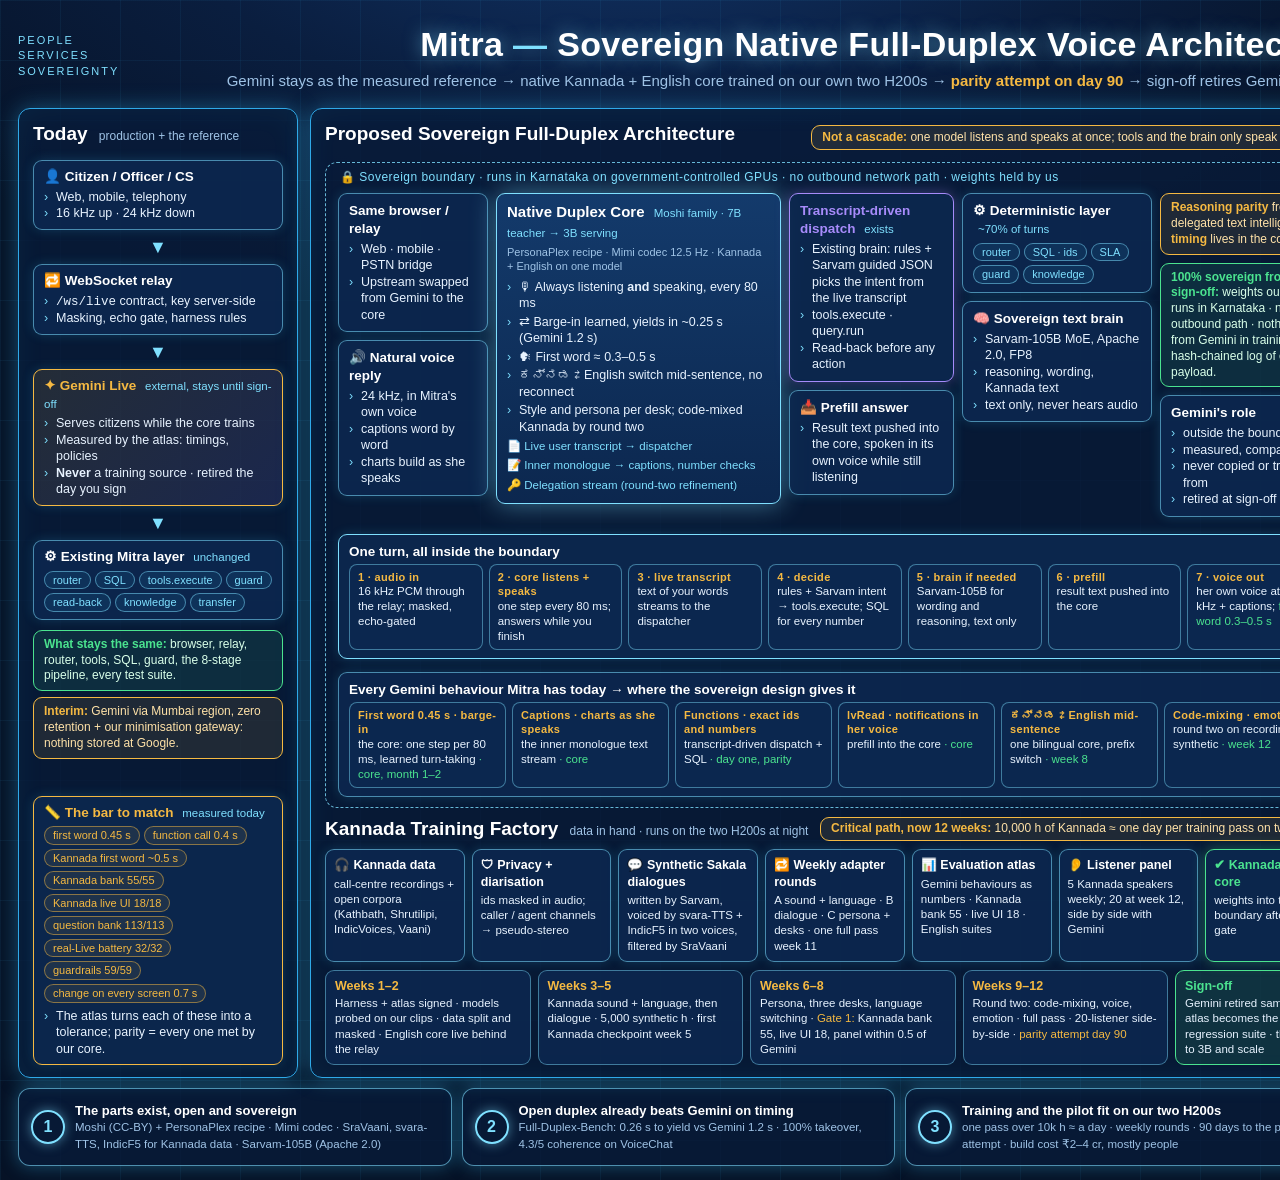
<file: tools/sovereign_infographic.html>
<!doctype html>
<html lang="en"><head><meta charset="utf-8"><title>Mitra Sovereign Native Full-Duplex Voice Architecture</title>
<style>
  :root { --bg:#061226; --panel:rgba(8,28,58,.78); --line:#2fa9e8; --glow:rgba(57,198,255,.35); --cyan:#7fe0ff; --ink:#e8f3ff; --mute:#9fc3e6; --amber:#f5b942; --green:#4be38f; --violet:#a78bfa; --rose:#ff7eb6; }
  * { box-sizing:border-box; margin:0; padding:0; }
  body { width:1800px; height:1180px; background:radial-gradient(1200px 600px at 50% -10%, #12356a 0%, #0a1e3f 40%, #061226 75%); color:var(--ink); font-family:"Segoe UI","Bahnschrift","Noto Sans Kannada",sans-serif; font-size:12.5px; line-height:1.32; position:relative; overflow:hidden; }
  body:before { content:""; position:absolute; inset:0; background-image:linear-gradient(rgba(57,198,255,.06) 1px, transparent 1px), linear-gradient(90deg, rgba(57,198,255,.06) 1px, transparent 1px); background-size:60px 60px; pointer-events:none; }
  .page { position:relative; width:1800px; height:1180px; padding:14px 18px; display:grid; grid-template-rows:84px 1fr 78px; gap:10px; }
  header { display:grid; grid-template-columns:200px 1fr 230px; align-items:center; }
  header .l, header .r { font-size:11px; letter-spacing:.18em; text-transform:uppercase; color:var(--cyan); line-height:1.4; }
  header .r { text-align:right; }
  header .r b { display:block; color:#fff; letter-spacing:.08em; font-size:14px; }
  header h1 { text-align:center; font-size:34px; font-weight:800; letter-spacing:.01em; color:#fff; text-shadow:0 0 18px rgba(127,224,255,.55); }
  header h1 span { color:var(--cyan); }
  header p { text-align:center; font-size:15px; color:var(--mute); margin-top:4px; }
  header p b { color:var(--amber); font-weight:600; }
  .main { display:grid; grid-template-columns:280px 1fr 410px; gap:12px; min-height:0; }
  .panel { background:var(--panel); border:1px solid var(--line); border-radius:12px; box-shadow:0 0 22px var(--glow), inset 0 0 30px rgba(57,198,255,.06); padding:12px 14px; position:relative; min-height:0; }
  .panel h2 { font-size:19px; font-weight:800; color:#fff; margin-bottom:8px; }
  .panel h2 small { font-size:12px; font-weight:500; color:var(--mute); margin-left:6px; }
  .box { background:rgba(12,40,80,.85); border:1px solid rgba(127,224,255,.55); border-radius:9px; padding:8px 10px; box-shadow:0 0 12px rgba(57,198,255,.18); }
  .box h4 { font-size:13.5px; color:#fff; margin-bottom:3px; }
  .box h4 em { font-style:normal; color:var(--cyan); font-weight:500; font-size:11.5px; margin-left:5px; }
  .box ul { list-style:none; }
  .box li { padding-left:12px; position:relative; color:var(--ink); }
  .box li:before { content:"›"; position:absolute; left:0; color:var(--cyan); }
  .chips { display:flex; flex-wrap:wrap; gap:4px; margin-top:5px; }
  .chip { border:1px solid rgba(127,224,255,.5); border-radius:999px; padding:1px 8px; font-size:11px; color:var(--cyan); background:rgba(57,198,255,.08); }
  .chip.g { color:var(--green); border-color:rgba(75,227,143,.5); background:rgba(75,227,143,.08); }
  .chip.a { color:var(--amber); border-color:rgba(245,185,66,.5); background:rgba(245,185,66,.08); }
  .call { border:1px solid var(--amber); background:rgba(245,185,66,.1); color:#ffe2a8; border-radius:9px; padding:6px 10px; font-size:12px; }
  .call b { color:var(--amber); }
  .ok { border:1px solid var(--green); background:rgba(75,227,143,.1); color:#d9ffe9; border-radius:9px; padding:6px 10px; font-size:12px; }
  .ok b { color:var(--green); }
  .arrow { text-align:center; color:var(--cyan); font-size:18px; line-height:1; margin:2px 0; }
  /* left column */
  .left { display:flex; flex-direction:column; gap:6px; }
  .left .box { padding:7px 10px; }
  .left .gem { border-color:var(--amber); background:linear-gradient(135deg, rgba(245,185,66,.12), rgba(167,139,250,.12)); }
  .left .gem h4 { color:var(--amber); }
  /* centre */
  .centre { display:grid; grid-template-rows:auto 1fr auto; gap:8px; }
  .boundary { border:1.5px dashed rgba(127,224,255,.8); border-radius:12px; padding:30px 12px 10px; position:relative; display:grid; grid-template-columns:150px 285px 165px 190px 1fr; grid-template-rows:auto auto; gap:8px; align-items:start; }
  .boundary .wide { grid-column:1 / -1; align-self:end; }
  .map { display:grid; grid-template-columns:repeat(6,1fr); gap:6px; }
  .map div { border:1px solid rgba(127,224,255,.45); border-radius:8px; padding:5px 8px; font-size:11.5px; background:rgba(12,40,80,.8); }
  .map div b { display:block; color:var(--amber); font-size:11px; letter-spacing:.03em; }
  .map div span { color:var(--green); }
  .boundary:before { content:"🔒 Sovereign boundary · runs in Karnataka on government-controlled GPUs · no outbound network path · weights held by us"; position:absolute; top:7px; left:14px; font-size:12px; color:var(--cyan); letter-spacing:.04em; }
  .core { border:1.5px solid var(--cyan); box-shadow:0 0 26px rgba(127,224,255,.45); background:linear-gradient(180deg, rgba(20,60,110,.95), rgba(12,40,80,.95)); }
  .core h4 { font-size:15px; }
  .core .sub { color:var(--mute); font-size:11px; margin-bottom:5px; }
  .core ul li { margin:2px 0; }
  .stream { font-size:11.5px; color:var(--cyan); display:flex; align-items:center; gap:4px; margin:4px 0 2px; }
  .flow { display:flex; flex-direction:column; gap:8px; }
  .disp { border-color:var(--violet); box-shadow:0 0 14px rgba(167,139,250,.35); }
  .disp h4 { color:var(--violet); }
  .fact { display:grid; grid-template-columns:1fr; gap:8px; }
  .fact .row { display:grid; grid-template-columns:repeat(7, 1fr); gap:7px; align-items:stretch; }
  .fact .row .box { padding:7px 8px; font-size:11.5px; }
  .fact .row .box h4 { font-size:12.5px; }
  .timeline { display:grid; grid-template-columns:repeat(4,1fr) 170px; gap:7px; }
  .tl { background:rgba(12,40,80,.85); border:1px solid rgba(127,224,255,.45); border-radius:9px; padding:7px 9px; font-size:11.5px; }
  .tl b { display:block; color:var(--amber); font-size:12.5px; margin-bottom:2px; }
  .tl.last { border-color:var(--green); background:rgba(75,227,143,.12); }
  .tl.last b { color:var(--green); }
  /* right */
  .right { display:flex; flex-direction:column; gap:10px; }
  .gpus { display:grid; grid-template-columns:1fr 1fr; gap:8px; }
  .gpu { border:1px solid rgba(127,224,255,.6); border-radius:9px; padding:8px 10px; background:linear-gradient(180deg, rgba(20,60,110,.9), rgba(10,30,60,.9)); text-align:center; }
  .gpu.hot { border-color:var(--amber); box-shadow:0 0 16px rgba(245,185,66,.35); }
  .gpu b { display:block; font-size:13px; color:#fff; }
  .gpu span { font-size:11px; color:var(--mute); }
  .tiles { display:grid; grid-template-columns:1fr 1fr 1fr; gap:7px; }
  .tile { border:1px solid rgba(127,224,255,.5); border-radius:9px; padding:7px 8px; background:rgba(12,40,80,.85); }
  .tile .n { font-size:22px; font-weight:800; color:#fff; line-height:1.05; text-shadow:0 0 12px rgba(127,224,255,.5); }
  .tile .t { font-size:11px; color:var(--mute); margin-top:2px; }
  .tile.g .n { color:var(--green); }
  .tile.a .n { color:var(--amber); }
  .scale { display:grid; gap:6px; }
  .srow { display:grid; grid-template-columns:92px 86px 78px 1fr; gap:6px; align-items:center; border-radius:9px; padding:6px 10px; border:1px solid rgba(127,224,255,.4); background:rgba(12,40,80,.8); font-size:11.5px; }
  .srow b { font-size:14px; color:#fff; }
  .srow.s1 { border-color:var(--green); } .srow.s2 { border-color:var(--cyan); } .srow.s3 { border-color:var(--violet); }
  .srow .k { color:var(--mute); }
  .opt { display:grid; grid-template-columns:1fr 1fr; gap:5px; }
  .opt div { border:1px solid rgba(127,224,255,.4); border-radius:7px; padding:4px 8px; font-size:11px; color:var(--ink); background:rgba(12,40,80,.7); }
  footer { display:grid; grid-template-columns:1fr 1fr 1fr 1fr; gap:10px; }
  footer .f { border:1px solid rgba(127,224,255,.6); border-radius:12px; padding:9px 12px; background:var(--panel); display:flex; gap:10px; align-items:center; box-shadow:0 0 18px var(--glow); }
  footer .f i { font-style:normal; width:34px; height:34px; border-radius:50%; border:2px solid var(--cyan); color:var(--cyan); display:flex; align-items:center; justify-content:center; font-weight:800; font-size:16px; flex:none; box-shadow:0 0 12px rgba(127,224,255,.5); }
  footer .f b { color:#fff; display:block; font-size:13px; }
  footer .f span { font-size:11.5px; color:var(--mute); }
  .kn { font-family:"Noto Sans Kannada","Nirmala UI",sans-serif; }
</style></head><body><div class="page">

<header>
  <div class="l">People<br>Services<br>Sovereignty</div>
  <div>
    <h1>Mitra <span>—</span> Sovereign Native Full-Duplex Voice Architecture</h1>
    <p>Gemini stays as the measured reference → native Kannada + English core trained on our own two H200s → <b>parity attempt on day 90</b> → sign-off retires Gemini → scale to 10k and 50k live sessions</p>
  </div>
  <div class="r"><b class="kn">ಸಕಾಲ · ಮಿತ್ರ</b>Government of Karnataka<br>Praja Seva Department<br>26 Oct 2026</div>
</header>

<div class="main">

  <!-- LEFT: today -->
  <div class="panel left">
    <h2>Today <small>production + the reference</small></h2>
    <div class="box"><h4>👤 Citizen / Officer / CS</h4><ul><li>Web, mobile, telephony</li><li>16 kHz up · 24 kHz down</li></ul></div>
    <div class="arrow">▼</div>
    <div class="box"><h4>🔁 WebSocket relay</h4><ul><li><code>/ws/live</code> contract, key server-side</li><li>Masking, echo gate, harness rules</li></ul></div>
    <div class="arrow">▼</div>
    <div class="box gem"><h4>✦ Gemini Live <em>external, stays until sign-off</em></h4><ul><li>Serves citizens while the core trains</li><li>Measured by the atlas: timings, policies</li><li><b>Never</b> a training source · retired the day you sign</li></ul></div>
    <div class="arrow">▼</div>
    <div class="box"><h4>⚙ Existing Mitra layer <em>unchanged</em></h4><div class="chips"><span class="chip">router</span><span class="chip">SQL</span><span class="chip">tools.execute</span><span class="chip">guard</span><span class="chip">read-back</span><span class="chip">knowledge</span><span class="chip">transfer</span></div></div>
    <div class="ok" style="margin-top:4px"><b>What stays the same:</b> browser, relay, router, tools, SQL, guard, the 8-stage pipeline, every test suite.</div>
    <div class="call"><b>Interim:</b> Gemini via Mumbai region, zero retention + our minimisation gateway: nothing stored at Google.</div>
    <div class="box" style="margin-top:auto;border-color:var(--amber)"><h4 style="color:var(--amber)">📏 The bar to match <em>measured today</em></h4>
      <div class="chips"><span class="chip a">first word 0.45 s</span><span class="chip a">function call 0.4 s</span><span class="chip a">Kannada first word ~0.5 s</span><span class="chip a">Kannada bank 55/55</span><span class="chip a">Kannada live UI 18/18</span><span class="chip a">question bank 113/113</span><span class="chip a">real-Live battery 32/32</span><span class="chip a">guardrails 59/59</span><span class="chip a">change on every screen 0.7 s</span></div>
      <ul style="margin-top:5px"><li>The atlas turns each of these into a tolerance; parity = every one met by our core.</li></ul></div>
  </div>

  <!-- CENTRE -->
  <div class="panel centre">
    <div style="display:flex;justify-content:space-between;align-items:center"><h2>Proposed Sovereign Full-Duplex Architecture</h2><div class="call" style="padding:4px 10px"><b>Not a cascade:</b> one model listens and speaks at once; tools and the brain only speak through it.</div></div>

    <div class="boundary">
      <div class="flow">
        <div class="box"><h4>Same browser / relay</h4><ul><li>Web · mobile · PSTN bridge</li><li>Upstream swapped from Gemini to the core</li></ul></div>
        <div class="box" style="margin-top:auto"><h4>🔊 Natural voice reply</h4><ul><li>24 kHz, in Mitra's own voice</li><li>captions word by word</li><li>charts build as she speaks</li></ul></div>
      </div>
      <div class="box core">
        <h4>Native Duplex Core <em>Moshi family · 7B teacher → 3B serving</em></h4>
        <div class="sub">PersonaPlex recipe · Mimi codec 12.5 Hz · Kannada + English on one model</div>
        <ul>
          <li>🎙 Always listening <b>and</b> speaking, every 80 ms</li>
          <li>⇄ Barge-in learned, yields in ~0.25 s (Gemini 1.2 s)</li>
          <li>🗣 First word ≈ 0.3–0.5 s</li>
          <li class="kn">ಕನ್ನಡ ⇄ English switch mid-sentence, no reconnect</li>
          <li>Style and persona per desk; code-mixed Kannada by round two</li>
        </ul>
        <div class="stream">📄 Live user transcript → dispatcher</div>
        <div class="stream">📝 Inner monologue → captions, number checks</div>
        <div class="stream">🔑 Delegation stream (round-two refinement)</div>
      </div>
      <div class="flow">
        <div class="box disp"><h4>Transcript-driven dispatch <em>exists</em></h4><ul><li>Existing brain: rules + Sarvam guided JSON picks the intent from the live transcript</li><li>tools.execute · query.run</li><li>Read-back before any action</li></ul></div>
        <div class="box"><h4>📥 Prefill answer</h4><ul><li>Result text pushed into the core, spoken in its own voice while still listening</li></ul></div>
      </div>
      <div class="flow">
        <div class="box"><h4>⚙ Deterministic layer <em>~70% of turns</em></h4><div class="chips"><span class="chip">router</span><span class="chip">SQL · ids</span><span class="chip">SLA</span><span class="chip">guard</span><span class="chip">knowledge</span></div></div>
        <div class="box"><h4>🧠 Sovereign text brain</h4><ul><li>Sarvam-105B MoE, Apache 2.0, FP8</li><li>reasoning, wording, Kannada text</li><li>text only, never hears audio</li></ul></div>
      </div>
      <div class="flow">
        <div class="call"><b>Reasoning parity</b> from delegated text intelligence; <b>timing</b> lives in the core.</div>
        <div class="ok"><b>100% sovereign from sign-off:</b> weights ours · runs in Karnataka · no outbound path · nothing from Gemini in training · hash-chained log of every payload.</div>
        <div class="box"><h4>Gemini's role</h4><ul><li>outside the boundary</li><li>measured, compared</li><li>never copied or trained from</li><li>retired at sign-off</li></ul></div>
      </div>
      <div class="box wide" style="border-color:var(--cyan)"><h4>One turn, all inside the boundary</h4>
        <div class="map" style="grid-template-columns:repeat(7,1fr)">
          <div><b>1 · audio in</b>16 kHz PCM through the relay; masked, echo-gated</div>
          <div><b>2 · core listens + speaks</b>one step every 80 ms; answers while you finish</div>
          <div><b>3 · live transcript</b>text of your words streams to the dispatcher</div>
          <div><b>4 · decide</b>rules + Sarvam intent → tools.execute; SQL for every number</div>
          <div><b>5 · brain if needed</b>Sarvam-105B for wording and reasoning, text only</div>
          <div><b>6 · prefill</b>result text pushed into the core</div>
          <div><b>7 · voice out</b>her own voice at 24 kHz + captions; <span>first word 0.3–0.5 s</span></div>
        </div>
      </div>
      <div class="box wide"><h4>Every Gemini behaviour Mitra has today → where the sovereign design gives it</h4>
        <div class="map">
          <div><b>First word 0.45 s · barge-in</b>the core: one step per 80 ms, learned turn-taking <span>· core, month 1–2</span></div>
          <div><b>Captions · charts as she speaks</b>the inner monologue text stream <span>· core</span></div>
          <div><b>Functions · exact ids and numbers</b>transcript-driven dispatch + SQL <span>· day one, parity</span></div>
          <div><b>lvRead · notifications in her voice</b>prefill into the core <span>· core</span></div>
          <div><b class="kn">ಕನ್ನಡ ⇄ English mid-sentence</b>one bilingual core, prefix switch <span>· week 8</span></div>
          <div><b>Code-mixing · emotion</b>round two on recordings + synthetic <span>· week 12</span></div>
        </div>
      </div>
    </div>

    <div class="fact">
      <div style="display:flex;justify-content:space-between;align-items:center"><h2 style="margin:0">Kannada Training Factory <small>data in hand · runs on the two H200s at night</small></h2><div class="call" style="padding:3px 10px"><b>Critical path, now 12 weeks:</b> 10,000 h of Kannada ≈ one day per training pass on two H200s.</div></div>
      <div class="row">
        <div class="box"><h4>🎧 Kannada data</h4>call-centre recordings + open corpora (Kathbath, Shrutilipi, IndicVoices, Vaani)</div>
        <div class="box"><h4>🛡 Privacy + diarisation</h4>ids masked in audio; caller / agent channels → pseudo-stereo</div>
        <div class="box"><h4>💬 Synthetic Sakala dialogues</h4>written by Sarvam, voiced by svara-TTS + IndicF5 in two voices, filtered by SraVaani</div>
        <div class="box"><h4>🔁 Weekly adapter rounds</h4>A sound + language · B dialogue · C persona + desks · one full pass week 11</div>
        <div class="box"><h4>📊 Evaluation atlas</h4>Gemini behaviours as numbers · Kannada bank 55 · live UI 18 · English suites</div>
        <div class="box"><h4>👂 Listener panel</h4>5 Kannada speakers weekly; 20 at week 12, side by side with Gemini</div>
        <div class="box" style="border-color:var(--green);box-shadow:0 0 14px rgba(75,227,143,.35)"><h4 style="color:var(--green)">✔ Kannada duplex core</h4>weights into the boundary after each gate</div>
      </div>
      <div class="timeline">
        <div class="tl"><b>Weeks 1–2</b>Harness + atlas signed · models probed on our clips · data split and masked · English core live behind the relay</div>
        <div class="tl"><b>Weeks 3–5</b>Kannada sound + language, then dialogue · 5,000 synthetic h · first Kannada checkpoint week 5</div>
        <div class="tl"><b>Weeks 6–8</b>Persona, three desks, language switching · <span style="color:var(--amber)">Gate 1:</span> Kannada bank 55, live UI 18, panel within 0.5 of Gemini</div>
        <div class="tl"><b>Weeks 9–12</b>Round two: code-mixing, voice, emotion · full pass · 20-listener side-by-side · <span style="color:var(--amber)">parity attempt day 90</span></div>
        <div class="tl last"><b>Sign-off</b>Gemini retired same day · atlas becomes the regression suite · then distil to 3B and scale</div>
      </div>
    </div>
  </div>

  <!-- RIGHT -->
  <div class="panel right">
    <h2>2-GPU Pilot <small>layout B · the two H200s we have</small></h2>
    <div class="gpus">
      <div class="gpu"><b>GPU 1 · Duplex worker</b><span>serves the demo core, three desks</span></div>
      <div class="gpu hot"><b>GPU 2 · Duplex + Sarvam brain (FP8)</b><span>+ weekly adapter training</span></div>
    </div>
    <div class="tiles">
      <div class="tile"><div class="n">6–8</div><div class="t">day one, stock server</div></div>
      <div class="tile"><div class="n">30–50</div><div class="t">90-day demo, light batching</div></div>
      <div class="tile a"><div class="n">~130</div><div class="t">7B core after serving work (80–200)</div></div>
      <div class="tile"><div class="n">~250</div><div class="t">physical ceiling, 7B, not smooth</div></div>
      <div class="tile g"><div class="n">~300</div><div class="t">3B distilled core, smooth</div></div>
      <div class="tile"><div class="n">400–600</div><div class="t">people with Mitra open (1 in 4 live)</div></div>
    </div>
    <div class="ok"><b>Why 130 on two cards:</b> every session ticks together every 80 ms; weights read once; per-session memory 0.6 GB (7B) or 0.15 GB (3B); 150 caches read in ~19 ms of the 80 ms budget. <b>Training fits too:</b> 450M frames of Kannada ≈ 1 day per pass.</div>

    <h2 style="margin-top:2px">Scale Path <small>same architecture, more identical workers</small></h2>
    <div class="scale">
      <div class="srow s1"><b>1,000</b><span>9–11 GPUs</span><span class="k">2 nodes</span><span>₹20–30 lakh / mo rented · ₹3–4 cr bought · month 4–5</span></div>
      <div class="srow s2"><b>10,000</b><span>80–95 GPUs</span><span class="k">~12 nodes</span><span>₹1.5–2.5 cr / mo · ₹25–35 cr bought · month 8–9</span></div>
      <div class="srow s3"><b>50,000</b><span>385–475 GPUs</span><span class="k">50–60 nodes</span><span>₹5–8 cr / mo · ₹120–180 cr + hall, 1 MW, 2nd site · month 12–18</span></div>
    </div>
    <div class="call" style="margin-top:2px"><b>vs. metered Gemini at 50,000 speakers:</b> about ₹80 cr / month. Owning wins from ~1,000 concurrent sessions.</div>
    <div class="opt">
      <div>3B core distilled from our 7B · ÷3 GPUs</div>
      <div>FP8 weights + 4-bit cache · 2-min window + text summary</div>
      <div>codec + hearing on cheap cards (L40S)</div>
      <div>Blackwell for the core pool · ×2 sessions / card</div>
      <div>70% of turns never touch a model</div>
      <div>Standby after 20 s · admission control · Postgres + Redis</div>
    </div>
  </div>
</div>

<footer>
  <div class="f"><i>1</i><div><b>The parts exist, open and sovereign</b><span>Moshi (CC-BY) + PersonaPlex recipe · Mimi codec · SraVaani, svara-TTS, IndicF5 for Kannada data · Sarvam-105B (Apache 2.0)</span></div></div>
  <div class="f"><i>2</i><div><b>Open duplex already beats Gemini on timing</b><span>Full-Duplex-Bench: 0.26 s to yield vs Gemini 1.2 s · 100% takeover, 4.3/5 coherence on VoiceChat</span></div></div>
  <div class="f"><i>3</i><div><b>Training and the pilot fit on our two H200s</b><span>one pass over 10k h ≈ a day · weekly rounds · 90 days to the parity attempt · build cost ₹2–4 cr, mostly people</span></div></div>
  <div class="f"><i>4</i><div><b>Nothing above or below the core changes</b><span>relay, router, SQL, guard, pipeline, 20+ test suites unchanged · Gemini measured, never copied, retired at sign-off</span></div></div>
</footer>

</div></body></html>
</file>
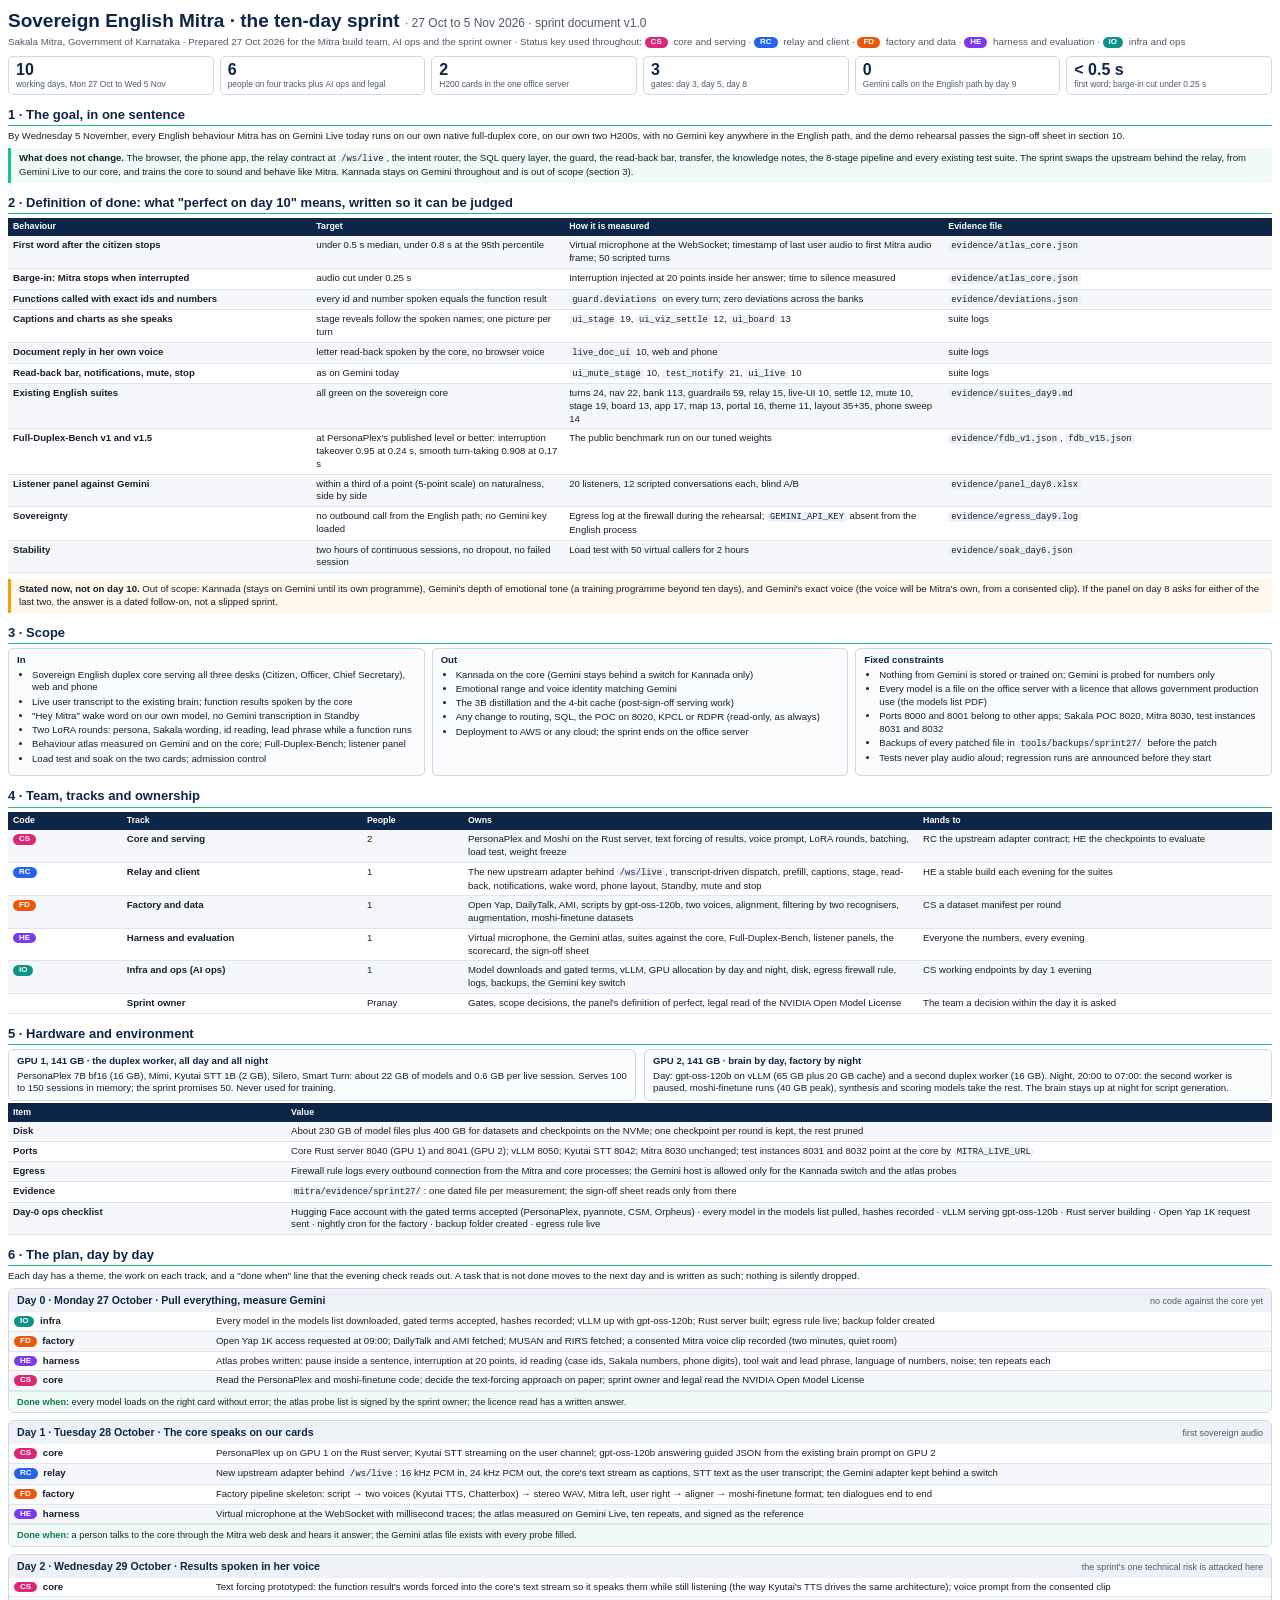
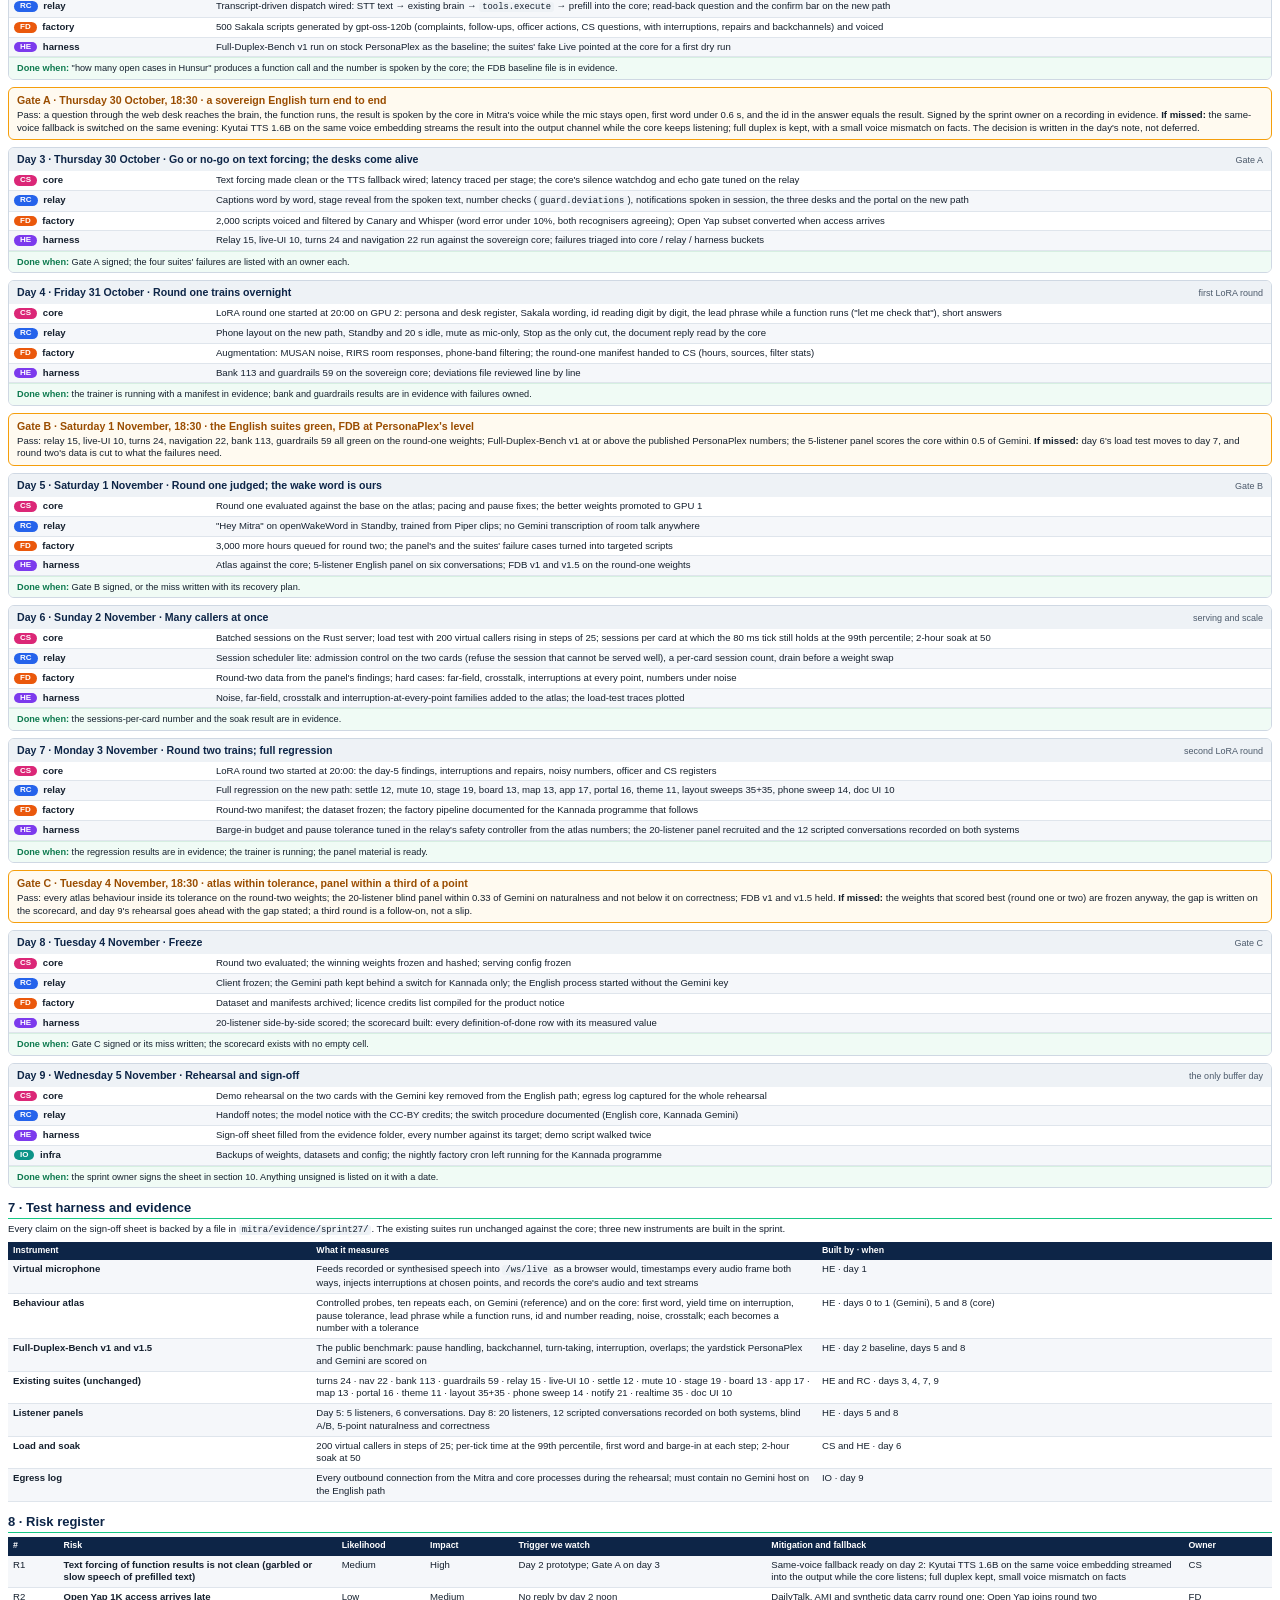
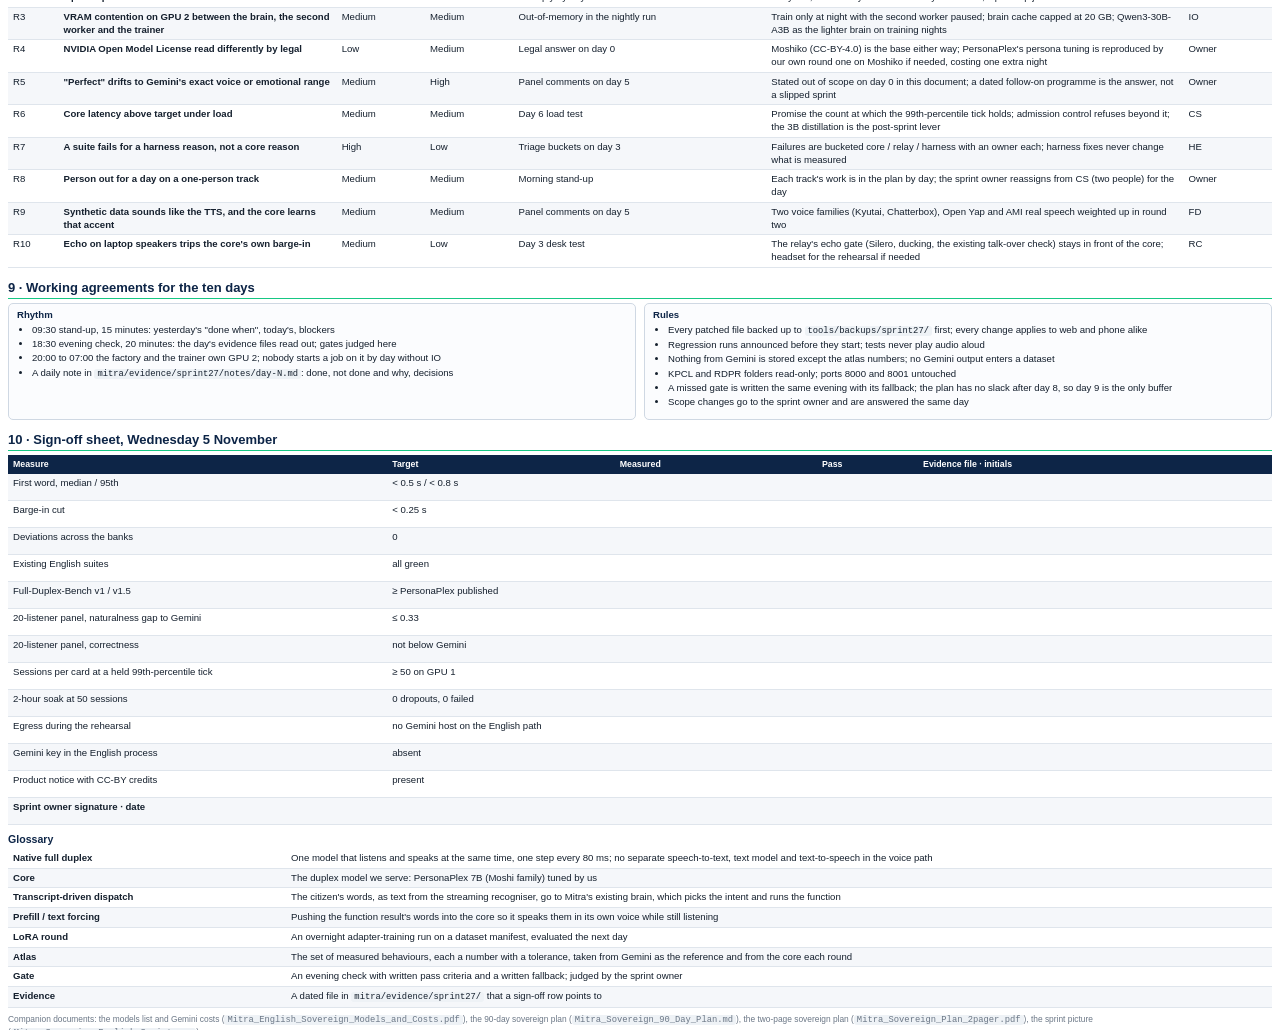
<file: tools/sprint_doc.html>
<!doctype html><html><head><meta charset='utf-8'><title>Sovereign English Mitra: the ten-day sprint</title><style>
@page { size: A4; margin: 10mm 11mm 10mm; }
body { font-family:"Segoe UI","Nirmala UI",sans-serif; color:#15202e; font-size:9.6px; line-height:1.33; }
h1 { font-size:19px; color:#0d2547; margin:0 0 2px; }
h1 span { font-weight:500; color:#4c5a6b; font-size:12px; }
.sub { color:#4c5a6b; font-size:9.8px; margin:0 0 8px; }
h2 { font-size:13px; color:#0d2547; margin:11px 0 4px; border-bottom:1.5px solid #16c784; padding-bottom:2px; page-break-after:avoid; }
h3 { font-size:10.6px; color:#0d2547; margin:7px 0 3px; page-break-after:avoid; }
p { margin:0 0 5px; }
table { width:100%; border-collapse:collapse; margin:2px 0 6px; }
tr { page-break-inside:avoid; }
th { background:#0d2547; color:#fff; text-align:left; padding:3.5px 5px; font-size:8.8px; }
td { padding:3px 5px; border-bottom:1px solid #dfe5ec; vertical-align:top; }
tr:nth-child(even) td { background:#f5f7fa; }
td.k { font-weight:700; }
td.n, th.n { text-align:right; font-variant-numeric:tabular-nums; white-space:nowrap; }
code { font-family:Consolas,"Cascadia Mono",monospace; font-size:8.8px; background:#eef2f6; padding:0 3px; border-radius:3px; white-space:nowrap; }
.callout { border-left:3px solid #16c784; background:#f0fbf5; padding:4px 8px; margin:4px 0 6px; page-break-inside:avoid; }
.warn { border-left:3px solid #f59e0b; background:#fff8ea; padding:4px 8px; margin:4px 0 6px; page-break-inside:avoid; }
.stop { border-left:3px solid #dc2626; background:#fff1f1; padding:4px 8px; margin:4px 0 6px; page-break-inside:avoid; }
.two { display:grid; grid-template-columns:1fr 1fr; gap:8px; }
.three { display:grid; grid-template-columns:1fr 1fr 1fr; gap:7px; }
.box { border:1px solid #cfd8e3; border-radius:5px; padding:5px 8px; background:#fbfcfe; page-break-inside:avoid; }
.box b.t { display:block; color:#0d2547; margin-bottom:2px; }
.kpi { display:grid; grid-template-columns:repeat(6,1fr); gap:6px; margin:4px 0 8px; }
.kpi > div { border:1px solid #cfd8e3; border-radius:5px; padding:4px 7px; background:#fff; }
.kpi .n { font-size:16px; font-weight:800; color:#0d2547; line-height:1.1; }
.kpi .t { font-size:8.4px; color:#4c5a6b; }
ol, ul { margin:2px 0 5px 15px; padding:0; } li { margin:1.5px 0; }
.foot { font-size:8.4px; color:#6b7786; margin-top:6px; }
.pb { page-break-before:always; }
.day { border:1px solid #cfd8e3; border-radius:6px; margin:5px 0 7px; page-break-inside:avoid; overflow:hidden; }
.day .dh { background:#eef2f6; padding:4px 8px; display:flex; justify-content:space-between; align-items:baseline; }
.day .dh b { color:#0d2547; font-size:10.6px; }
.day .dh span { color:#4c5a6b; font-size:9px; }
.day table { margin:0; }
.day th { background:#2b4a75; }
.day td:first-child { font-weight:700; white-space:nowrap; width:16%; }
.day .done { padding:4px 8px; background:#f0fbf5; font-size:9.2px; border-top:1px solid #d6efe1; }
.day .done b { color:#0e7a4f; }
.gate { border:1.5px solid #f59e0b; border-radius:6px; padding:5px 8px; margin:5px 0 7px; background:#fffaf0; page-break-inside:avoid; }
.gate b.t { color:#9a4d00; font-size:10.6px; display:block; margin-bottom:2px; }
.tag { display:inline-block; font-size:8px; font-weight:700; border-radius:9px; padding:0 6px; margin-right:3px; color:#fff; background:#2b4a75; vertical-align:1px; }
.t-cs { background:#db2777; } .t-rc { background:#2563eb; } .t-fd { background:#ea580c; } .t-he { background:#7c3aed; } .t-io { background:#0d9488; }
.sig td { height:20px; }
</style></head><body>
<h1>Sovereign English Mitra · the ten-day sprint <span>· 27 Oct to 5 Nov 2026 · sprint document v1.0</span></h1>
<p class="sub">Sakala Mitra, Government of Karnataka · Prepared 27 Oct 2026 for the Mitra build team, AI ops and the sprint owner · Status key used throughout: <span class="tag t-cs">CS</span> core and serving · <span class="tag t-rc">RC</span> relay and client · <span class="tag t-fd">FD</span> factory and data · <span class="tag t-he">HE</span> harness and evaluation · <span class="tag t-io">IO</span> infra and ops</p>

<div class="kpi">
  <div><div class="n">10</div><div class="t">working days, Mon 27 Oct to Wed 5 Nov</div></div>
  <div><div class="n">6</div><div class="t">people on four tracks plus AI ops and legal</div></div>
  <div><div class="n">2</div><div class="t">H200 cards in the one office server</div></div>
  <div><div class="n">3</div><div class="t">gates: day 3, day 5, day 8</div></div>
  <div><div class="n">0</div><div class="t">Gemini calls on the English path by day 9</div></div>
  <div><div class="n">&lt; 0.5 s</div><div class="t">first word; barge-in cut under 0.25 s</div></div>
</div>

<h2>1 · The goal, in one sentence</h2>
<p>By Wednesday 5 November, every English behaviour Mitra has on Gemini Live today runs on our own native full-duplex core, on our own two H200s, with no Gemini key anywhere in the English path, and the demo rehearsal passes the sign-off sheet in section 10.</p>
<div class="callout"><b>What does not change.</b> The browser, the phone app, the relay contract at <code>/ws/live</code>, the intent router, the SQL query layer, the guard, the read-back bar, transfer, the knowledge notes, the 8-stage pipeline and every existing test suite. The sprint swaps the upstream behind the relay, from Gemini Live to our core, and trains the core to sound and behave like Mitra. Kannada stays on Gemini throughout and is out of scope (section 3).</div>

<h2>2 · Definition of done: what "perfect on day 10" means, written so it can be judged</h2>
<table>
<tr><th style="width:24%">Behaviour</th><th style="width:20%">Target</th><th style="width:30%">How it is measured</th><th>Evidence file</th></tr>
<tr><td class="k">First word after the citizen stops</td><td>under 0.5 s median, under 0.8 s at the 95th percentile</td><td>Virtual microphone at the WebSocket; timestamp of last user audio to first Mitra audio frame; 50 scripted turns</td><td><code>evidence/atlas_core.json</code></td></tr>
<tr><td class="k">Barge-in: Mitra stops when interrupted</td><td>audio cut under 0.25 s</td><td>Interruption injected at 20 points inside her answer; time to silence measured</td><td><code>evidence/atlas_core.json</code></td></tr>
<tr><td class="k">Functions called with exact ids and numbers</td><td>every id and number spoken equals the function result</td><td><code>guard.deviations</code> on every turn; zero deviations across the banks</td><td><code>evidence/deviations.json</code></td></tr>
<tr><td class="k">Captions and charts as she speaks</td><td>stage reveals follow the spoken names; one picture per turn</td><td><code>ui_stage</code> 19, <code>ui_viz_settle</code> 12, <code>ui_board</code> 13</td><td>suite logs</td></tr>
<tr><td class="k">Document reply in her own voice</td><td>letter read-back spoken by the core, no browser voice</td><td><code>live_doc_ui</code> 10, web and phone</td><td>suite logs</td></tr>
<tr><td class="k">Read-back bar, notifications, mute, stop</td><td>as on Gemini today</td><td><code>ui_mute_stage</code> 10, <code>test_notify</code> 21, <code>ui_live</code> 10</td><td>suite logs</td></tr>
<tr><td class="k">Existing English suites</td><td>all green on the sovereign core</td><td>turns 24, nav 22, bank 113, guardrails 59, relay 15, live-UI 10, settle 12, mute 10, stage 19, board 13, app 17, map 13, portal 16, theme 11, layout 35+35, phone sweep 14</td><td><code>evidence/suites_day9.md</code></td></tr>
<tr><td class="k">Full-Duplex-Bench v1 and v1.5</td><td>at PersonaPlex's published level or better: interruption takeover 0.95 at 0.24 s, smooth turn-taking 0.908 at 0.17 s</td><td>The public benchmark run on our tuned weights</td><td><code>evidence/fdb_v1.json</code>, <code>fdb_v15.json</code></td></tr>
<tr><td class="k">Listener panel against Gemini</td><td>within a third of a point (5-point scale) on naturalness, side by side</td><td>20 listeners, 12 scripted conversations each, blind A/B</td><td><code>evidence/panel_day8.xlsx</code></td></tr>
<tr><td class="k">Sovereignty</td><td>no outbound call from the English path; no Gemini key loaded</td><td>Egress log at the firewall during the rehearsal; <code>GEMINI_API_KEY</code> absent from the English process</td><td><code>evidence/egress_day9.log</code></td></tr>
<tr><td class="k">Stability</td><td>two hours of continuous sessions, no dropout, no failed session</td><td>Load test with 50 virtual callers for 2 hours</td><td><code>evidence/soak_day6.json</code></td></tr>
</table>
<div class="warn"><b>Stated now, not on day 10.</b> Out of scope: Kannada (stays on Gemini until its own programme), Gemini's depth of emotional tone (a training programme beyond ten days), and Gemini's exact voice (the voice will be Mitra's own, from a consented clip). If the panel on day 8 asks for either of the last two, the answer is a dated follow-on, not a slipped sprint.</div>

<h2>3 · Scope</h2>
<div class="three">
  <div class="box"><b class="t">In</b><ul>
    <li>Sovereign English duplex core serving all three desks (Citizen, Officer, Chief Secretary), web and phone</li>
    <li>Live user transcript to the existing brain; function results spoken by the core</li>
    <li>"Hey Mitra" wake word on our own model, no Gemini transcription in Standby</li>
    <li>Two LoRA rounds: persona, Sakala wording, id reading, lead phrase while a function runs</li>
    <li>Behaviour atlas measured on Gemini and on the core; Full-Duplex-Bench; listener panel</li>
    <li>Load test and soak on the two cards; admission control</li></ul></div>
  <div class="box"><b class="t">Out</b><ul>
    <li>Kannada on the core (Gemini stays behind a switch for Kannada only)</li>
    <li>Emotional range and voice identity matching Gemini</li>
    <li>The 3B distillation and the 4-bit cache (post-sign-off serving work)</li>
    <li>Any change to routing, SQL, the POC on 8020, KPCL or RDPR (read-only, as always)</li>
    <li>Deployment to AWS or any cloud; the sprint ends on the office server</li></ul></div>
  <div class="box"><b class="t">Fixed constraints</b><ul>
    <li>Nothing from Gemini is stored or trained on; Gemini is probed for numbers only</li>
    <li>Every model is a file on the office server with a licence that allows government production use (the models list PDF)</li>
    <li>Ports 8000 and 8001 belong to other apps; Sakala POC 8020, Mitra 8030, test instances 8031 and 8032</li>
    <li>Backups of every patched file in <code>tools/backups/sprint27/</code> before the patch</li>
    <li>Tests never play audio aloud; regression runs are announced before they start</li></ul></div>
</div>

<h2>4 · Team, tracks and ownership</h2>
<table>
<tr><th style="width:9%">Code</th><th style="width:19%">Track</th><th style="width:8%">People</th><th style="width:36%">Owns</th><th>Hands to</th></tr>
<tr><td><span class="tag t-cs">CS</span></td><td class="k">Core and serving</td><td>2</td><td>PersonaPlex and Moshi on the Rust server, text forcing of results, voice prompt, LoRA rounds, batching, load test, weight freeze</td><td>RC the upstream adapter contract; HE the checkpoints to evaluate</td></tr>
<tr><td><span class="tag t-rc">RC</span></td><td class="k">Relay and client</td><td>1</td><td>The new upstream adapter behind <code>/ws/live</code>, transcript-driven dispatch, prefill, captions, stage, read-back, notifications, wake word, phone layout, Standby, mute and stop</td><td>HE a stable build each evening for the suites</td></tr>
<tr><td><span class="tag t-fd">FD</span></td><td class="k">Factory and data</td><td>1</td><td>Open Yap, DailyTalk, AMI, scripts by gpt-oss-120b, two voices, alignment, filtering by two recognisers, augmentation, moshi-finetune datasets</td><td>CS a dataset manifest per round</td></tr>
<tr><td><span class="tag t-he">HE</span></td><td class="k">Harness and evaluation</td><td>1</td><td>Virtual microphone, the Gemini atlas, suites against the core, Full-Duplex-Bench, listener panels, the scorecard, the sign-off sheet</td><td>Everyone the numbers, every evening</td></tr>
<tr><td><span class="tag t-io">IO</span></td><td class="k">Infra and ops (AI ops)</td><td>1</td><td>Model downloads and gated terms, vLLM, GPU allocation by day and night, disk, egress firewall rule, logs, backups, the Gemini key switch</td><td>CS working endpoints by day 1 evening</td></tr>
<tr><td></td><td class="k">Sprint owner</td><td>Pranay</td><td>Gates, scope decisions, the panel's definition of perfect, legal read of the NVIDIA Open Model License</td><td>The team a decision within the day it is asked</td></tr>
</table>

<h2>5 · Hardware and environment</h2>
<div class="two">
  <div class="box"><b class="t">GPU 1, 141 GB · the duplex worker, all day and all night</b>PersonaPlex 7B bf16 (16 GB), Mimi, Kyutai STT 1B (2 GB), Silero, Smart Turn: about 22 GB of models and 0.6 GB per live session. Serves 100 to 150 sessions in memory; the sprint promises 50. Never used for training.</div>
  <div class="box"><b class="t">GPU 2, 141 GB · brain by day, factory by night</b>Day: gpt-oss-120b on vLLM (65 GB plus 20 GB cache) and a second duplex worker (16 GB). Night, 20:00 to 07:00: the second worker is paused, moshi-finetune runs (40 GB peak), synthesis and scoring models take the rest. The brain stays up at night for script generation.</div>
</div>
<table>
<tr><th style="width:22%">Item</th><th>Value</th></tr>
<tr><td class="k">Disk</td><td>About 230 GB of model files plus 400 GB for datasets and checkpoints on the NVMe; one checkpoint per round is kept, the rest pruned</td></tr>
<tr><td class="k">Ports</td><td>Core Rust server 8040 (GPU 1) and 8041 (GPU 2); vLLM 8050; Kyutai STT 8042; Mitra 8030 unchanged; test instances 8031 and 8032 point at the core by <code>MITRA_LIVE_URL</code></td></tr>
<tr><td class="k">Egress</td><td>Firewall rule logs every outbound connection from the Mitra and core processes; the Gemini host is allowed only for the Kannada switch and the atlas probes</td></tr>
<tr><td class="k">Evidence</td><td><code>mitra/evidence/sprint27/</code>: one dated file per measurement; the sign-off sheet reads only from there</td></tr>
<tr><td class="k">Day-0 ops checklist</td><td>Hugging Face account with the gated terms accepted (PersonaPlex, pyannote, CSM, Orpheus) · every model in the models list pulled, hashes recorded · vLLM serving gpt-oss-120b · Rust server building · Open Yap 1K request sent · nightly cron for the factory · backup folder created · egress rule live</td></tr>
</table>

<h2 class="pb">6 · The plan, day by day</h2>
<p>Each day has a theme, the work on each track, and a "done when" line that the evening check reads out. A task that is not done moves to the next day and is written as such; nothing is silently dropped.</p>

<div class="day"><div class="dh"><b>Day 0 · Monday 27 October · Pull everything, measure Gemini</b><span>no code against the core yet</span></div>
<table>
<tr><td><span class="tag t-io">IO</span> infra</td><td>Every model in the models list downloaded, gated terms accepted, hashes recorded; vLLM up with gpt-oss-120b; Rust server built; egress rule live; backup folder created</td></tr>
<tr><td><span class="tag t-fd">FD</span> factory</td><td>Open Yap 1K access requested at 09:00; DailyTalk and AMI fetched; MUSAN and RIRS fetched; a consented Mitra voice clip recorded (two minutes, quiet room)</td></tr>
<tr><td><span class="tag t-he">HE</span> harness</td><td>Atlas probes written: pause inside a sentence, interruption at 20 points, id reading (case ids, Sakala numbers, phone digits), tool wait and lead phrase, language of numbers, noise; ten repeats each</td></tr>
<tr><td><span class="tag t-cs">CS</span> core</td><td>Read the PersonaPlex and moshi-finetune code; decide the text-forcing approach on paper; sprint owner and legal read the NVIDIA Open Model License</td></tr>
</table>
<div class="done"><b>Done when:</b> every model loads on the right card without error; the atlas probe list is signed by the sprint owner; the licence read has a written answer.</div></div>

<div class="day"><div class="dh"><b>Day 1 · Tuesday 28 October · The core speaks on our cards</b><span>first sovereign audio</span></div>
<table>
<tr><td><span class="tag t-cs">CS</span> core</td><td>PersonaPlex up on GPU 1 on the Rust server; Kyutai STT streaming on the user channel; gpt-oss-120b answering guided JSON from the existing brain prompt on GPU 2</td></tr>
<tr><td><span class="tag t-rc">RC</span> relay</td><td>New upstream adapter behind <code>/ws/live</code>: 16 kHz PCM in, 24 kHz PCM out, the core's text stream as captions, STT text as the user transcript; the Gemini adapter kept behind a switch</td></tr>
<tr><td><span class="tag t-fd">FD</span> factory</td><td>Factory pipeline skeleton: script → two voices (Kyutai TTS, Chatterbox) → stereo WAV, Mitra left, user right → aligner → moshi-finetune format; ten dialogues end to end</td></tr>
<tr><td><span class="tag t-he">HE</span> harness</td><td>Virtual microphone at the WebSocket with millisecond traces; the atlas measured on Gemini Live, ten repeats, and signed as the reference</td></tr>
</table>
<div class="done"><b>Done when:</b> a person talks to the core through the Mitra web desk and hears it answer; the Gemini atlas file exists with every probe filled.</div></div>

<div class="day"><div class="dh"><b>Day 2 · Wednesday 29 October · Results spoken in her voice</b><span>the sprint's one technical risk is attacked here</span></div>
<table>
<tr><td><span class="tag t-cs">CS</span> core</td><td>Text forcing prototyped: the function result's words forced into the core's text stream so it speaks them while still listening (the way Kyutai's TTS drives the same architecture); voice prompt from the consented clip</td></tr>
<tr><td><span class="tag t-rc">RC</span> relay</td><td>Transcript-driven dispatch wired: STT text → existing brain → <code>tools.execute</code> → prefill into the core; read-back question and the confirm bar on the new path</td></tr>
<tr><td><span class="tag t-fd">FD</span> factory</td><td>500 Sakala scripts generated by gpt-oss-120b (complaints, follow-ups, officer actions, CS questions, with interruptions, repairs and backchannels) and voiced</td></tr>
<tr><td><span class="tag t-he">HE</span> harness</td><td>Full-Duplex-Bench v1 run on stock PersonaPlex as the baseline; the suites' fake Live pointed at the core for a first dry run</td></tr>
</table>
<div class="done"><b>Done when:</b> "how many open cases in Hunsur" produces a function call and the number is spoken by the core; the FDB baseline file is in evidence.</div></div>

<div class="gate"><b class="t">Gate A · Thursday 30 October, 18:30 · a sovereign English turn end to end</b>Pass: a question through the web desk reaches the brain, the function runs, the result is spoken by the core in Mitra's voice while the mic stays open, first word under 0.6 s, and the id in the answer equals the result. Signed by the sprint owner on a recording in evidence. <b>If missed:</b> the same-voice fallback is switched on the same evening: Kyutai TTS 1.6B on the same voice embedding streams the result into the output channel while the core keeps listening; full duplex is kept, with a small voice mismatch on facts. The decision is written in the day's note, not deferred.</div>

<div class="day"><div class="dh"><b>Day 3 · Thursday 30 October · Go or no-go on text forcing; the desks come alive</b><span>Gate A</span></div>
<table>
<tr><td><span class="tag t-cs">CS</span> core</td><td>Text forcing made clean or the TTS fallback wired; latency traced per stage; the core's silence watchdog and echo gate tuned on the relay</td></tr>
<tr><td><span class="tag t-rc">RC</span> relay</td><td>Captions word by word, stage reveal from the spoken text, number checks (<code>guard.deviations</code>), notifications spoken in session, the three desks and the portal on the new path</td></tr>
<tr><td><span class="tag t-fd">FD</span> factory</td><td>2,000 scripts voiced and filtered by Canary and Whisper (word error under 10%, both recognisers agreeing); Open Yap subset converted when access arrives</td></tr>
<tr><td><span class="tag t-he">HE</span> harness</td><td>Relay 15, live-UI 10, turns 24 and navigation 22 run against the sovereign core; failures triaged into core / relay / harness buckets</td></tr>
</table>
<div class="done"><b>Done when:</b> Gate A signed; the four suites' failures are listed with an owner each.</div></div>

<div class="day"><div class="dh"><b>Day 4 · Friday 31 October · Round one trains overnight</b><span>first LoRA round</span></div>
<table>
<tr><td><span class="tag t-cs">CS</span> core</td><td>LoRA round one started at 20:00 on GPU 2: persona and desk register, Sakala wording, id reading digit by digit, the lead phrase while a function runs ("let me check that"), short answers</td></tr>
<tr><td><span class="tag t-rc">RC</span> relay</td><td>Phone layout on the new path, Standby and 20 s idle, mute as mic-only, Stop as the only cut, the document reply read by the core</td></tr>
<tr><td><span class="tag t-fd">FD</span> factory</td><td>Augmentation: MUSAN noise, RIRS room responses, phone-band filtering; the round-one manifest handed to CS (hours, sources, filter stats)</td></tr>
<tr><td><span class="tag t-he">HE</span> harness</td><td>Bank 113 and guardrails 59 on the sovereign core; deviations file reviewed line by line</td></tr>
</table>
<div class="done"><b>Done when:</b> the trainer is running with a manifest in evidence; bank and guardrails results are in evidence with failures owned.</div></div>

<div class="gate"><b class="t">Gate B · Saturday 1 November, 18:30 · the English suites green, FDB at PersonaPlex's level</b>Pass: relay 15, live-UI 10, turns 24, navigation 22, bank 113, guardrails 59 all green on the round-one weights; Full-Duplex-Bench v1 at or above the published PersonaPlex numbers; the 5-listener panel scores the core within 0.5 of Gemini. <b>If missed:</b> day 6's load test moves to day 7, and round two's data is cut to what the failures need.</div>

<div class="day"><div class="dh"><b>Day 5 · Saturday 1 November · Round one judged; the wake word is ours</b><span>Gate B</span></div>
<table>
<tr><td><span class="tag t-cs">CS</span> core</td><td>Round one evaluated against the base on the atlas; pacing and pause fixes; the better weights promoted to GPU 1</td></tr>
<tr><td><span class="tag t-rc">RC</span> relay</td><td>"Hey Mitra" on openWakeWord in Standby, trained from Piper clips; no Gemini transcription of room talk anywhere</td></tr>
<tr><td><span class="tag t-fd">FD</span> factory</td><td>3,000 more hours queued for round two; the panel's and the suites' failure cases turned into targeted scripts</td></tr>
<tr><td><span class="tag t-he">HE</span> harness</td><td>Atlas against the core; 5-listener English panel on six conversations; FDB v1 and v1.5 on the round-one weights</td></tr>
</table>
<div class="done"><b>Done when:</b> Gate B signed, or the miss written with its recovery plan.</div></div>

<div class="day"><div class="dh"><b>Day 6 · Sunday 2 November · Many callers at once</b><span>serving and scale</span></div>
<table>
<tr><td><span class="tag t-cs">CS</span> core</td><td>Batched sessions on the Rust server; load test with 200 virtual callers rising in steps of 25; sessions per card at which the 80 ms tick still holds at the 99th percentile; 2-hour soak at 50</td></tr>
<tr><td><span class="tag t-rc">RC</span> relay</td><td>Session scheduler lite: admission control on the two cards (refuse the session that cannot be served well), a per-card session count, drain before a weight swap</td></tr>
<tr><td><span class="tag t-fd">FD</span> factory</td><td>Round-two data from the panel's findings; hard cases: far-field, crosstalk, interruptions at every point, numbers under noise</td></tr>
<tr><td><span class="tag t-he">HE</span> harness</td><td>Noise, far-field, crosstalk and interruption-at-every-point families added to the atlas; the load-test traces plotted</td></tr>
</table>
<div class="done"><b>Done when:</b> the sessions-per-card number and the soak result are in evidence.</div></div>

<div class="day"><div class="dh"><b>Day 7 · Monday 3 November · Round two trains; full regression</b><span>second LoRA round</span></div>
<table>
<tr><td><span class="tag t-cs">CS</span> core</td><td>LoRA round two started at 20:00: the day-5 findings, interruptions and repairs, noisy numbers, officer and CS registers</td></tr>
<tr><td><span class="tag t-rc">RC</span> relay</td><td>Full regression on the new path: settle 12, mute 10, stage 19, board 13, map 13, app 17, portal 16, theme 11, layout sweeps 35+35, phone sweep 14, doc UI 10</td></tr>
<tr><td><span class="tag t-fd">FD</span> factory</td><td>Round-two manifest; the dataset frozen; the factory pipeline documented for the Kannada programme that follows</td></tr>
<tr><td><span class="tag t-he">HE</span> harness</td><td>Barge-in budget and pause tolerance tuned in the relay's safety controller from the atlas numbers; the 20-listener panel recruited and the 12 scripted conversations recorded on both systems</td></tr>
</table>
<div class="done"><b>Done when:</b> the regression results are in evidence; the trainer is running; the panel material is ready.</div></div>

<div class="gate"><b class="t">Gate C · Tuesday 4 November, 18:30 · atlas within tolerance, panel within a third of a point</b>Pass: every atlas behaviour inside its tolerance on the round-two weights; the 20-listener blind panel within 0.33 of Gemini on naturalness and not below it on correctness; FDB v1 and v1.5 held. <b>If missed:</b> the weights that scored best (round one or two) are frozen anyway, the gap is written on the scorecard, and day 9's rehearsal goes ahead with the gap stated; a third round is a follow-on, not a slip.</div>

<div class="day"><div class="dh"><b>Day 8 · Tuesday 4 November · Freeze</b><span>Gate C</span></div>
<table>
<tr><td><span class="tag t-cs">CS</span> core</td><td>Round two evaluated; the winning weights frozen and hashed; serving config frozen</td></tr>
<tr><td><span class="tag t-rc">RC</span> relay</td><td>Client frozen; the Gemini path kept behind a switch for Kannada only; the English process started without the Gemini key</td></tr>
<tr><td><span class="tag t-fd">FD</span> factory</td><td>Dataset and manifests archived; licence credits list compiled for the product notice</td></tr>
<tr><td><span class="tag t-he">HE</span> harness</td><td>20-listener side-by-side scored; the scorecard built: every definition-of-done row with its measured value</td></tr>
</table>
<div class="done"><b>Done when:</b> Gate C signed or its miss written; the scorecard exists with no empty cell.</div></div>

<div class="day"><div class="dh"><b>Day 9 · Wednesday 5 November · Rehearsal and sign-off</b><span>the only buffer day</span></div>
<table>
<tr><td><span class="tag t-cs">CS</span> core</td><td>Demo rehearsal on the two cards with the Gemini key removed from the English path; egress log captured for the whole rehearsal</td></tr>
<tr><td><span class="tag t-rc">RC</span> relay</td><td>Handoff notes; the model notice with the CC-BY credits; the switch procedure documented (English core, Kannada Gemini)</td></tr>
<tr><td><span class="tag t-he">HE</span> harness</td><td>Sign-off sheet filled from the evidence folder, every number against its target; demo script walked twice</td></tr>
<tr><td><span class="tag t-io">IO</span> infra</td><td>Backups of weights, datasets and config; the nightly factory cron left running for the Kannada programme</td></tr>
</table>
<div class="done"><b>Done when:</b> the sprint owner signs the sheet in section 10. Anything unsigned is listed on it with a date.</div></div>

<h2 class="pb">7 · Test harness and evidence</h2>
<p>Every claim on the sign-off sheet is backed by a file in <code>mitra/evidence/sprint27/</code>. The existing suites run unchanged against the core; three new instruments are built in the sprint.</p>
<table>
<tr><th style="width:24%">Instrument</th><th style="width:40%">What it measures</th><th>Built by · when</th></tr>
<tr><td class="k">Virtual microphone</td><td>Feeds recorded or synthesised speech into <code>/ws/live</code> as a browser would, timestamps every audio frame both ways, injects interruptions at chosen points, and records the core's audio and text streams</td><td>HE · day 1</td></tr>
<tr><td class="k">Behaviour atlas</td><td>Controlled probes, ten repeats each, on Gemini (reference) and on the core: first word, yield time on interruption, pause tolerance, lead phrase while a function runs, id and number reading, noise, crosstalk; each becomes a number with a tolerance</td><td>HE · days 0 to 1 (Gemini), 5 and 8 (core)</td></tr>
<tr><td class="k">Full-Duplex-Bench v1 and v1.5</td><td>The public benchmark: pause handling, backchannel, turn-taking, interruption, overlaps; the yardstick PersonaPlex and Gemini are scored on</td><td>HE · day 2 baseline, days 5 and 8</td></tr>
<tr><td class="k">Existing suites (unchanged)</td><td>turns 24 · nav 22 · bank 113 · guardrails 59 · relay 15 · live-UI 10 · settle 12 · mute 10 · stage 19 · board 13 · app 17 · map 13 · portal 16 · theme 11 · layout 35+35 · phone sweep 14 · notify 21 · realtime 35 · doc UI 10</td><td>HE and RC · days 3, 4, 7, 9</td></tr>
<tr><td class="k">Listener panels</td><td>Day 5: 5 listeners, 6 conversations. Day 8: 20 listeners, 12 scripted conversations recorded on both systems, blind A/B, 5-point naturalness and correctness</td><td>HE · days 5 and 8</td></tr>
<tr><td class="k">Load and soak</td><td>200 virtual callers in steps of 25; per-tick time at the 99th percentile, first word and barge-in at each step; 2-hour soak at 50</td><td>CS and HE · day 6</td></tr>
<tr><td class="k">Egress log</td><td>Every outbound connection from the Mitra and core processes during the rehearsal; must contain no Gemini host on the English path</td><td>IO · day 9</td></tr>
</table>

<h2>8 · Risk register</h2>
<table>
<tr><th style="width:4%">#</th><th style="width:22%">Risk</th><th style="width:7%">Likelihood</th><th style="width:7%">Impact</th><th style="width:20%">Trigger we watch</th><th>Mitigation and fallback</th><th style="width:7%">Owner</th></tr>
<tr><td>R1</td><td class="k">Text forcing of function results is not clean (garbled or slow speech of prefilled text)</td><td>Medium</td><td>High</td><td>Day 2 prototype; Gate A on day 3</td><td>Same-voice fallback ready on day 2: Kyutai TTS 1.6B on the same voice embedding streamed into the output while the core listens; full duplex kept, small voice mismatch on facts</td><td>CS</td></tr>
<tr><td>R2</td><td class="k">Open Yap 1K access arrives late</td><td>Low</td><td>Medium</td><td>No reply by day 2 noon</td><td>DailyTalk, AMI and synthetic data carry round one; Open Yap joins round two</td><td>FD</td></tr>
<tr><td>R3</td><td class="k">VRAM contention on GPU 2 between the brain, the second worker and the trainer</td><td>Medium</td><td>Medium</td><td>Out-of-memory in the nightly run</td><td>Train only at night with the second worker paused; brain cache capped at 20 GB; Qwen3-30B-A3B as the lighter brain on training nights</td><td>IO</td></tr>
<tr><td>R4</td><td class="k">NVIDIA Open Model License read differently by legal</td><td>Low</td><td>Medium</td><td>Legal answer on day 0</td><td>Moshiko (CC-BY-4.0) is the base either way; PersonaPlex's persona tuning is reproduced by our own round one on Moshiko if needed, costing one extra night</td><td>Owner</td></tr>
<tr><td>R5</td><td class="k">"Perfect" drifts to Gemini's exact voice or emotional range</td><td>Medium</td><td>High</td><td>Panel comments on day 5</td><td>Stated out of scope on day 0 in this document; a dated follow-on programme is the answer, not a slipped sprint</td><td>Owner</td></tr>
<tr><td>R6</td><td class="k">Core latency above target under load</td><td>Medium</td><td>Medium</td><td>Day 6 load test</td><td>Promise the count at which the 99th-percentile tick holds; admission control refuses beyond it; the 3B distillation is the post-sprint lever</td><td>CS</td></tr>
<tr><td>R7</td><td class="k">A suite fails for a harness reason, not a core reason</td><td>High</td><td>Low</td><td>Triage buckets on day 3</td><td>Failures are bucketed core / relay / harness with an owner each; harness fixes never change what is measured</td><td>HE</td></tr>
<tr><td>R8</td><td class="k">Person out for a day on a one-person track</td><td>Medium</td><td>Medium</td><td>Morning stand-up</td><td>Each track's work is in the plan by day; the sprint owner reassigns from CS (two people) for the day</td><td>Owner</td></tr>
<tr><td>R9</td><td class="k">Synthetic data sounds like the TTS, and the core learns that accent</td><td>Medium</td><td>Medium</td><td>Panel comments on day 5</td><td>Two voice families (Kyutai, Chatterbox), Open Yap and AMI real speech weighted up in round two</td><td>FD</td></tr>
<tr><td>R10</td><td class="k">Echo on laptop speakers trips the core's own barge-in</td><td>Medium</td><td>Low</td><td>Day 3 desk test</td><td>The relay's echo gate (Silero, ducking, the existing talk-over check) stays in front of the core; headset for the rehearsal if needed</td><td>RC</td></tr>
</table>

<h2>9 · Working agreements for the ten days</h2>
<div class="two">
  <div class="box"><b class="t">Rhythm</b><ul>
    <li>09:30 stand-up, 15 minutes: yesterday's "done when", today's, blockers</li>
    <li>18:30 evening check, 20 minutes: the day's evidence files read out; gates judged here</li>
    <li>20:00 to 07:00 the factory and the trainer own GPU 2; nobody starts a job on it by day without IO</li>
    <li>A daily note in <code>mitra/evidence/sprint27/notes/day-N.md</code>: done, not done and why, decisions</li></ul></div>
  <div class="box"><b class="t">Rules</b><ul>
    <li>Every patched file backed up to <code>tools/backups/sprint27/</code> first; every change applies to web and phone alike</li>
    <li>Regression runs announced before they start; tests never play audio aloud</li>
    <li>Nothing from Gemini is stored except the atlas numbers; no Gemini output enters a dataset</li>
    <li>KPCL and RDPR folders read-only; ports 8000 and 8001 untouched</li>
    <li>A missed gate is written the same evening with its fallback; the plan has no slack after day 8, so day 9 is the only buffer</li>
    <li>Scope changes go to the sprint owner and are answered the same day</li></ul></div>
</div>

<h2>10 · Sign-off sheet, Wednesday 5 November</h2>
<table class="sig">
<tr><th style="width:30%">Measure</th><th style="width:18%">Target</th><th style="width:16%">Measured</th><th style="width:8%">Pass</th><th>Evidence file · initials</th></tr>
<tr><td>First word, median / 95th</td><td>&lt; 0.5 s / &lt; 0.8 s</td><td></td><td></td><td></td></tr>
<tr><td>Barge-in cut</td><td>&lt; 0.25 s</td><td></td><td></td><td></td></tr>
<tr><td>Deviations across the banks</td><td>0</td><td></td><td></td><td></td></tr>
<tr><td>Existing English suites</td><td>all green</td><td></td><td></td><td></td></tr>
<tr><td>Full-Duplex-Bench v1 / v1.5</td><td>≥ PersonaPlex published</td><td></td><td></td><td></td></tr>
<tr><td>20-listener panel, naturalness gap to Gemini</td><td>≤ 0.33</td><td></td><td></td><td></td></tr>
<tr><td>20-listener panel, correctness</td><td>not below Gemini</td><td></td><td></td><td></td></tr>
<tr><td>Sessions per card at a held 99th-percentile tick</td><td>≥ 50 on GPU 1</td><td></td><td></td><td></td></tr>
<tr><td>2-hour soak at 50 sessions</td><td>0 dropouts, 0 failed</td><td></td><td></td><td></td></tr>
<tr><td>Egress during the rehearsal</td><td>no Gemini host on the English path</td><td></td><td></td><td></td></tr>
<tr><td>Gemini key in the English process</td><td>absent</td><td></td><td></td><td></td></tr>
<tr><td>Product notice with CC-BY credits</td><td>present</td><td></td><td></td><td></td></tr>
<tr><td class="k">Sprint owner signature · date</td><td></td><td></td><td></td><td></td></tr>
</table>

<h3>Glossary</h3>
<table>
<tr><td class="k" style="width:22%">Native full duplex</td><td>One model that listens and speaks at the same time, one step every 80 ms; no separate speech-to-text, text model and text-to-speech in the voice path</td></tr>
<tr><td class="k">Core</td><td>The duplex model we serve: PersonaPlex 7B (Moshi family) tuned by us</td></tr>
<tr><td class="k">Transcript-driven dispatch</td><td>The citizen's words, as text from the streaming recogniser, go to Mitra's existing brain, which picks the intent and runs the function</td></tr>
<tr><td class="k">Prefill / text forcing</td><td>Pushing the function result's words into the core so it speaks them in its own voice while still listening</td></tr>
<tr><td class="k">LoRA round</td><td>An overnight adapter-training run on a dataset manifest, evaluated the next day</td></tr>
<tr><td class="k">Atlas</td><td>The set of measured behaviours, each a number with a tolerance, taken from Gemini as the reference and from the core each round</td></tr>
<tr><td class="k">Gate</td><td>An evening check with written pass criteria and a written fallback; judged by the sprint owner</td></tr>
<tr><td class="k">Evidence</td><td>A dated file in <code>mitra/evidence/sprint27/</code> that a sign-off row points to</td></tr>
</table>
<p class="foot">Companion documents: the models list and Gemini costs (<code>Mitra_English_Sovereign_Models_and_Costs.pdf</code>), the 90-day sovereign plan (<code>Mitra_Sovereign_90_Day_Plan.md</code>), the two-page sovereign plan (<code>Mitra_Sovereign_Plan_2pager.pdf</code>), the sprint picture (<code>Mitra_Sovereign_English_Sprint.png</code>).</p>
</body></html>
</file>
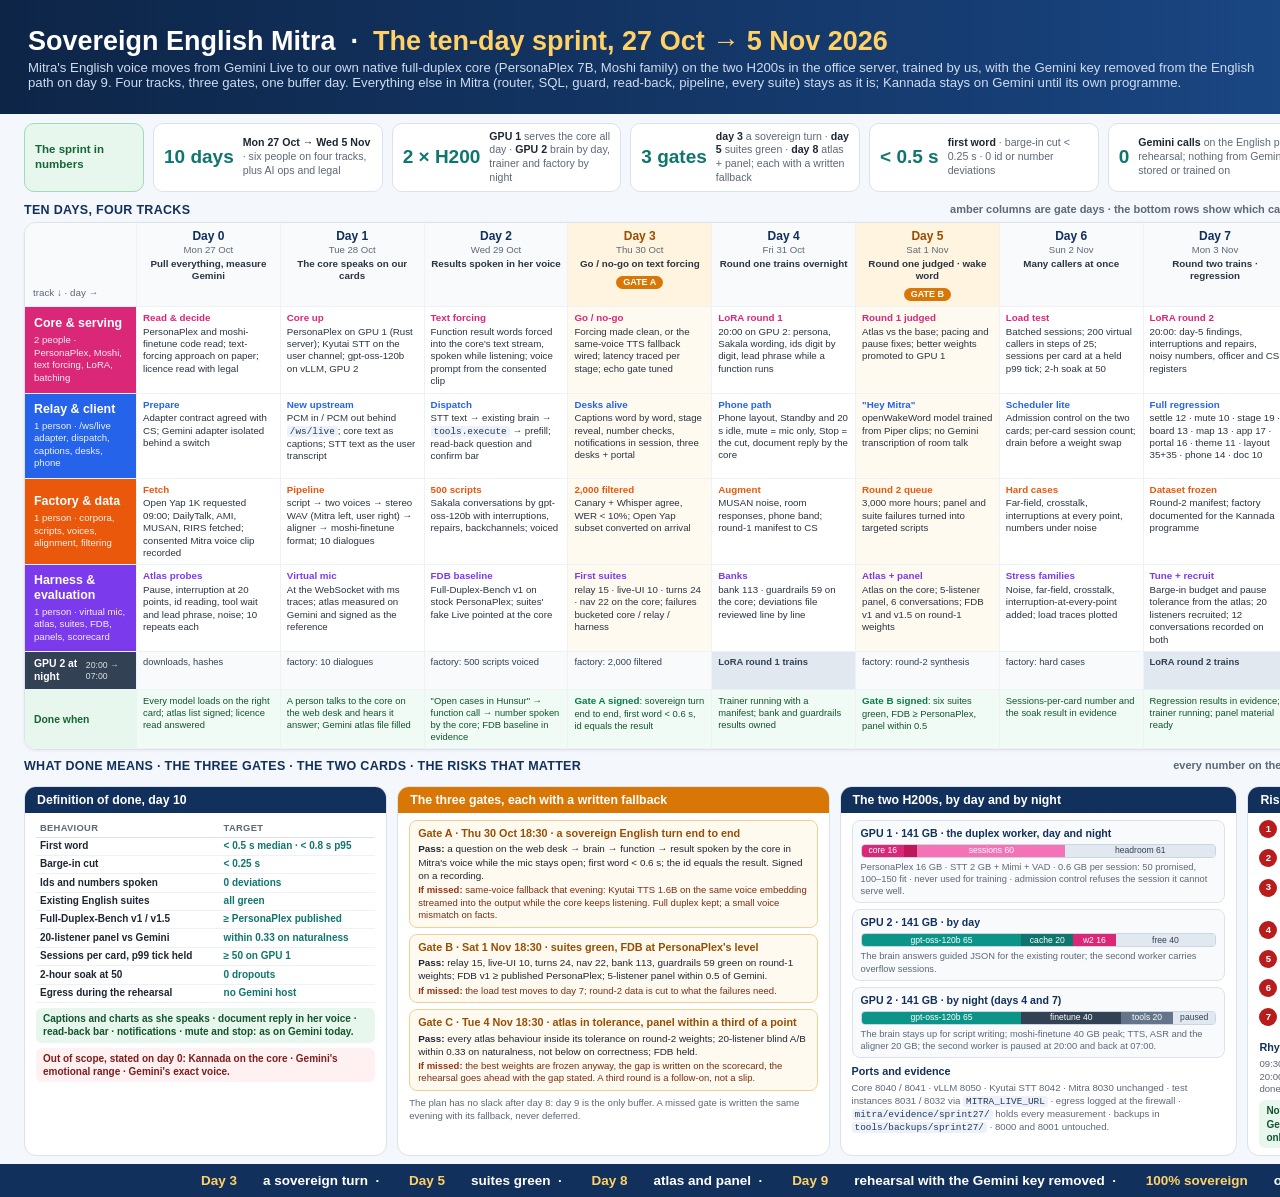
<file: tools/sprint_image.html>
<!doctype html>
<html lang="en">
<head>
<meta charset="utf-8">
<title>Sovereign English Mitra: the ten-day sprint</title>
<style>
  @page { size: 1600px 1150px; margin: 0; }
  * { box-sizing: border-box; margin: 0; padding: 0; }
  :root {
    --navy:#12305c; --ink:#1e2633; --muted:#5d6878; --line:#dbe2ec; --bg:#f4f7fb;
    --cs:#db2777; --rc:#2563eb; --fd:#ea580c; --he:#7c3aed; --io:#0d9488; --gate:#d97706; --night:#334155;
  }
  html, body { width:1600px; background:var(--bg); font-family:"Segoe UI","Nirmala UI",sans-serif; color:var(--ink); }
  .page { width:1600px; min-height:1150px; display:flex; flex-direction:column; }
  code { font-family:Consolas,"Cascadia Mono",monospace; font-size:9.4px; background:#eef2f8; border-radius:3px; padding:0 3px; color:#1e3a5f; }

  header { background:linear-gradient(90deg,#0d2547 0%,#163d73 60%,#1d4f91 100%); color:#fff; padding:15px 28px 13px; display:flex; justify-content:space-between; align-items:center; gap:24px; }
  header h1 { font-size:27px; font-weight:700; }
  header h1 span { color:#ffd166; }
  header p { font-size:13.2px; color:#cfdcf0; margin-top:3px; max-width:1230px; }
  .hright { text-align:right; font-size:12px; color:#cfdcf0; line-height:1.5; white-space:nowrap; }
  .hright b { color:#fff; font-size:15px; display:block; }
  .hright .kn { font-family:"Nirmala UI"; color:#ffd166; font-size:18px; font-weight:700; }

  .strip { display:flex; gap:9px; padding:9px 24px 2px; }
  .plabel { width:120px; background:#e8f7ee; border:1px solid #9fdcb6; border-radius:10px; padding:7px 10px; font-size:11.5px; color:#166534; font-weight:700; line-height:1.3; display:flex; align-items:center; }
  .stat { flex:1; background:#fff; border:1px solid var(--line); border-radius:10px; padding:6px 10px; display:flex; gap:9px; align-items:center; }
  .stat .n { font-size:19px; font-weight:800; color:#0f766e; white-space:nowrap; }
  .stat .t { font-size:10.6px; color:var(--muted); line-height:1.3; }
  .stat .t b { color:var(--ink); }

  .sect { font-size:12.5px; font-weight:700; color:var(--navy); letter-spacing:.3px; text-transform:uppercase; padding:9px 24px 5px; display:flex; justify-content:space-between; }
  .sect small { text-transform:none; letter-spacing:0; font-weight:600; color:var(--muted); font-size:11px; }

  /* the timeline grid */
  .tl { margin:0 24px; background:#fff; border:1px solid var(--line); border-radius:12px; overflow:hidden; box-shadow:0 1px 3px rgba(18,48,92,.06); display:grid; grid-template-columns:112px repeat(10,1fr); }
  .tl > div { border-bottom:1px solid #eef1f6; border-right:1px solid #eef1f6; }
  .tl > div:nth-child(11n) { border-right:0; }
  .dh { background:#f8fafc; padding:6px 6px 5px; text-align:center; line-height:1.2; }
  .dh b { display:block; font-size:12px; color:var(--navy); }
  .dh small { display:block; font-size:9.6px; color:var(--muted); margin-top:1px; }
  .dh em { display:block; font-style:normal; font-size:9.8px; color:#2b3442; margin-top:3px; font-weight:600; }
  .dh.gate { background:#fff4e0; }
  .dh.gate b { color:#9a4d00; }
  .dh.gate .g { display:inline-block; margin-top:3px; font-size:9px; font-weight:800; color:#fff; background:var(--gate); border-radius:9px; padding:1px 7px; }
  .dh.last { background:#e8f7ee; } .dh.last b { color:#166534; }
  .corner { background:#f8fafc; padding:6px 8px; font-size:9.8px; color:var(--muted); display:flex; align-items:flex-end; line-height:1.3; }
  .tlabel { background:var(--c); color:#fff; padding:8px 9px; display:flex; flex-direction:column; justify-content:center; }
  .tlabel b { font-size:12.4px; line-height:1.15; }
  .tlabel small { font-size:9.6px; opacity:.92; margin-top:4px; line-height:1.3; }
  .cell { padding:5px 6px; font-size:9.7px; line-height:1.28; color:#2b3442; background:#fff; }
  .cell.g { background:#fffaf0; }
  .cell.night { background:#f1f5f9; }
  .cell b { color:var(--c); font-weight:700; display:block; font-size:9.8px; margin-bottom:1px; }
  .cell.done { background:#f0fbf5; font-size:9.4px; color:#14532d; line-height:1.27; }
  .cell.done b { color:#0e7a4f; display:inline; }
  .nlabel { background:var(--night); color:#fff; padding:6px 9px; font-size:10.4px; font-weight:700; display:flex; align-items:center; line-height:1.2; }
  .ncell { padding:4px 6px; font-size:9.4px; color:#334155; background:#f8fafc; line-height:1.25; }
  .ncell.on { background:#e2e8f0; font-weight:600; }
  .glabel { background:#e8f7ee; color:#166534; padding:6px 9px; font-size:10.4px; font-weight:700; display:flex; align-items:center; }

  .bottom { display:grid; grid-template-columns: 1.05fr 1.25fr 1.15fr 0.95fr; gap:10px; padding:8px 24px 8px; flex:1; }
  .panel { background:#fff; border:1px solid var(--line); border-radius:12px; overflow:hidden; display:flex; flex-direction:column; }
  .ph { background:var(--navy); color:#fff; font-size:12.3px; font-weight:700; padding:6px 12px; }
  .ph.amber { background:var(--gate); }
  .pb { padding:7px 11px; font-size:10.4px; line-height:1.33; flex:1; }
  .tbl { width:100%; border-collapse:collapse; font-size:10px; }
  .tbl th { text-align:left; font-size:9.4px; color:var(--muted); font-weight:700; text-transform:uppercase; letter-spacing:.3px; padding:2px 4px; border-bottom:1.5px solid var(--line); }
  .tbl td { padding:2.4px 4px; border-bottom:1px solid #eef1f6; vertical-align:top; line-height:1.26; }
  .tbl td:first-child { font-weight:700; }
  .tbl td.n { white-space:nowrap; color:#0f766e; font-weight:700; }
  .gcard { border:1.5px solid #f3cf93; background:#fffaf0; border-radius:8px; padding:5px 8px; margin-bottom:6px; }
  .gcard b { color:#9a4d00; display:block; font-size:10.8px; }
  .gcard .p { font-size:9.9px; margin-top:2px; }
  .gcard .f { font-size:9.5px; color:#7c2d12; margin-top:2px; }
  .gcard .f strong { color:#9a3412; }
  .steps { display:flex; flex-direction:column; gap:3px; }
  .st { display:grid; grid-template-columns: 18px 1fr; gap:6px; align-items:start; font-size:10.1px; line-height:1.3; }
  .st i { font-style:normal; width:18px; height:18px; border-radius:50%; background:var(--c); color:#fff; font-size:9.5px; font-weight:800; display:flex; align-items:center; justify-content:center; }
  .sub { font-weight:700; color:var(--navy); font-size:10.8px; margin:5px 0 3px; }
  .note { font-size:9.6px; color:var(--muted); margin-top:4px; line-height:1.3; }
  .good { margin-top:5px; font-size:10px; background:#e8f7ee; color:#14532d; border-radius:6px; padding:4px 7px; font-weight:600; }
  .bad { margin-top:5px; font-size:10px; background:#fff1f1; color:#7f1d1d; border-radius:6px; padding:4px 7px; font-weight:600; }
  .gpu { border:1px solid var(--line); border-radius:8px; padding:5px 8px; margin-bottom:6px; background:#f8fafc; }
  .gpu b { display:block; color:var(--navy); font-size:10.6px; }
  .gpu .bar { display:flex; height:14px; border-radius:4px; overflow:hidden; margin:4px 0 3px; border:1px solid #cbd5e1; }
  .gpu .bar span { font-size:8.6px; color:#fff; display:flex; align-items:center; justify-content:center; white-space:nowrap; overflow:hidden; text-overflow:clip; padding:0 2px; }
  .gpu .bar .free { background:#e2e8f0; color:#334155; }
  .gpu small { font-size:9.3px; color:var(--muted); line-height:1.3; display:block; }

  footer { background:var(--navy); color:#fff; display:flex; justify-content:center; gap:26px; padding:9px 0; font-size:13.5px; font-weight:600; }
  footer span { color:#ffd166; }
</style>
</head>
<body>
<div class="page">

<header>
  <div>
    <h1>Sovereign English Mitra &nbsp;·&nbsp; <span>The ten-day sprint, 27 Oct → 5 Nov 2026</span></h1>
    <p>Mitra's English voice moves from Gemini Live to our own native full-duplex core (PersonaPlex 7B, Moshi family) on the two H200s in the office server, trained by us, with the Gemini key removed from the English path on day 9. Four tracks, three gates, one buffer day. Everything else in Mitra (router, SQL, guard, read-back, pipeline, every suite) stays as it is; Kannada stays on Gemini until its own programme.</p>
  </div>
  <div class="hright"><span class="kn">ಸಕಾಲ · ಮಿತ್ರ</span><b>Government of Karnataka</b>Praja Seva Department<br>Sprint document v1.0 · 27 Oct 2026</div>
</header>

<div class="strip">
  <div class="plabel">The sprint in numbers</div>
  <div class="stat"><div class="n">10 days</div><div class="t"><b>Mon 27 Oct → Wed 5 Nov</b> · six people on four tracks, plus AI ops and legal</div></div>
  <div class="stat"><div class="n">2 × H200</div><div class="t"><b>GPU 1</b> serves the core all day · <b>GPU 2</b> brain by day, trainer and factory by night</div></div>
  <div class="stat"><div class="n">3 gates</div><div class="t"><b>day 3</b> a sovereign turn · <b>day 5</b> suites green · <b>day 8</b> atlas + panel; each with a written fallback</div></div>
  <div class="stat"><div class="n">&lt; 0.5 s</div><div class="t"><b>first word</b> · barge-in cut &lt; 0.25 s · 0 id or number deviations</div></div>
  <div class="stat"><div class="n">0</div><div class="t"><b>Gemini calls</b> on the English path at the rehearsal; nothing from Gemini is ever stored or trained on</div></div>
  <div class="stat"><div class="n">2 rounds</div><div class="t"><b>LoRA training</b> overnight on day 4 and day 7, each judged the next morning</div></div>
</div>

<div class="sect">Ten days, four tracks <small>amber columns are gate days · the bottom rows show which card is busy at night and what "done" means each evening</small></div>
<div class="tl">
  <div class="corner">track ↓ · day →</div>
  <div class="dh"><b>Day 0</b><small>Mon 27 Oct</small><em>Pull everything, measure Gemini</em></div>
  <div class="dh"><b>Day 1</b><small>Tue 28 Oct</small><em>The core speaks on our cards</em></div>
  <div class="dh"><b>Day 2</b><small>Wed 29 Oct</small><em>Results spoken in her voice</em></div>
  <div class="dh gate"><b>Day 3</b><small>Thu 30 Oct</small><em>Go / no-go on text forcing</em><span class="g">GATE A</span></div>
  <div class="dh"><b>Day 4</b><small>Fri 31 Oct</small><em>Round one trains overnight</em></div>
  <div class="dh gate"><b>Day 5</b><small>Sat 1 Nov</small><em>Round one judged · wake word</em><span class="g">GATE B</span></div>
  <div class="dh"><b>Day 6</b><small>Sun 2 Nov</small><em>Many callers at once</em></div>
  <div class="dh"><b>Day 7</b><small>Mon 3 Nov</small><em>Round two trains · regression</em></div>
  <div class="dh gate"><b>Day 8</b><small>Tue 4 Nov</small><em>Freeze</em><span class="g">GATE C</span></div>
  <div class="dh last"><b>Day 9</b><small>Wed 5 Nov</small><em>Rehearsal and sign-off</em></div>

  <!-- CS -->
  <div class="tlabel" style="--c:var(--cs)"><b>Core &amp; serving</b><small>2 people · PersonaPlex, Moshi, text forcing, LoRA, batching</small></div>
  <div class="cell" style="--c:var(--cs)"><b>Read &amp; decide</b>PersonaPlex and moshi-finetune code read; text-forcing approach on paper; licence read with legal</div>
  <div class="cell" style="--c:var(--cs)"><b>Core up</b>PersonaPlex on GPU 1 (Rust server); Kyutai STT on the user channel; gpt-oss-120b on vLLM, GPU 2</div>
  <div class="cell" style="--c:var(--cs)"><b>Text forcing</b>Function result words forced into the core's text stream, spoken while listening; voice prompt from the consented clip</div>
  <div class="cell g" style="--c:var(--cs)"><b>Go / no-go</b>Forcing made clean, or the same-voice TTS fallback wired; latency traced per stage; echo gate tuned</div>
  <div class="cell" style="--c:var(--cs)"><b>LoRA round 1</b>20:00 on GPU 2: persona, Sakala wording, ids digit by digit, lead phrase while a function runs</div>
  <div class="cell g" style="--c:var(--cs)"><b>Round 1 judged</b>Atlas vs the base; pacing and pause fixes; better weights promoted to GPU 1</div>
  <div class="cell" style="--c:var(--cs)"><b>Load test</b>Batched sessions; 200 virtual callers in steps of 25; sessions per card at a held p99 tick; 2-h soak at 50</div>
  <div class="cell" style="--c:var(--cs)"><b>LoRA round 2</b>20:00: day-5 findings, interruptions and repairs, noisy numbers, officer and CS registers</div>
  <div class="cell g" style="--c:var(--cs)"><b>Freeze</b>Round 2 judged; winning weights frozen and hashed; serving config frozen</div>
  <div class="cell" style="--c:var(--cs)"><b>Rehearsal</b>Demo on the two cards, Gemini key removed from the English path; egress log captured</div>

  <!-- RC -->
  <div class="tlabel" style="--c:var(--rc)"><b>Relay &amp; client</b><small>1 person · /ws/live adapter, dispatch, captions, desks, phone</small></div>
  <div class="cell" style="--c:var(--rc)"><b>Prepare</b>Adapter contract agreed with CS; Gemini adapter isolated behind a switch</div>
  <div class="cell" style="--c:var(--rc)"><b>New upstream</b>PCM in / PCM out behind <code>/ws/live</code>; core text as captions; STT text as the user transcript</div>
  <div class="cell" style="--c:var(--rc)"><b>Dispatch</b>STT text → existing brain → <code>tools.execute</code> → prefill; read-back question and confirm bar</div>
  <div class="cell g" style="--c:var(--rc)"><b>Desks alive</b>Captions word by word, stage reveal, number checks, notifications in session, three desks + portal</div>
  <div class="cell" style="--c:var(--rc)"><b>Phone path</b>Phone layout, Standby and 20 s idle, mute = mic only, Stop = the cut, document reply by the core</div>
  <div class="cell g" style="--c:var(--rc)"><b>"Hey Mitra"</b>openWakeWord model trained from Piper clips; no Gemini transcription of room talk</div>
  <div class="cell" style="--c:var(--rc)"><b>Scheduler lite</b>Admission control on the two cards; per-card session count; drain before a weight swap</div>
  <div class="cell" style="--c:var(--rc)"><b>Full regression</b>settle 12 · mute 10 · stage 19 · board 13 · map 13 · app 17 · portal 16 · theme 11 · layout 35+35 · phone 14 · doc 10</div>
  <div class="cell g" style="--c:var(--rc)"><b>Client frozen</b>Gemini path kept for Kannada only; the English process starts without the key</div>
  <div class="cell" style="--c:var(--rc)"><b>Handoff</b>Notes, the model notice with CC-BY credits, the switch procedure</div>

  <!-- FD -->
  <div class="tlabel" style="--c:var(--fd)"><b>Factory &amp; data</b><small>1 person · corpora, scripts, voices, alignment, filtering</small></div>
  <div class="cell" style="--c:var(--fd)"><b>Fetch</b>Open Yap 1K requested 09:00; DailyTalk, AMI, MUSAN, RIRS fetched; consented Mitra voice clip recorded</div>
  <div class="cell" style="--c:var(--fd)"><b>Pipeline</b>script → two voices → stereo WAV (Mitra left, user right) → aligner → moshi-finetune format; 10 dialogues</div>
  <div class="cell" style="--c:var(--fd)"><b>500 scripts</b>Sakala conversations by gpt-oss-120b with interruptions, repairs, backchannels; voiced</div>
  <div class="cell g" style="--c:var(--fd)"><b>2,000 filtered</b>Canary + Whisper agree, WER &lt; 10%; Open Yap subset converted on arrival</div>
  <div class="cell" style="--c:var(--fd)"><b>Augment</b>MUSAN noise, room responses, phone band; round-1 manifest to CS</div>
  <div class="cell g" style="--c:var(--fd)"><b>Round 2 queue</b>3,000 more hours; panel and suite failures turned into targeted scripts</div>
  <div class="cell" style="--c:var(--fd)"><b>Hard cases</b>Far-field, crosstalk, interruptions at every point, numbers under noise</div>
  <div class="cell" style="--c:var(--fd)"><b>Dataset frozen</b>Round-2 manifest; factory documented for the Kannada programme</div>
  <div class="cell g" style="--c:var(--fd)"><b>Archive</b>Datasets and manifests archived; licence credits compiled</div>
  <div class="cell" style="--c:var(--fd)"><b>Carry on</b>Nightly factory cron left running for Kannada</div>

  <!-- HE -->
  <div class="tlabel" style="--c:var(--he)"><b>Harness &amp; evaluation</b><small>1 person · virtual mic, atlas, suites, FDB, panels, scorecard</small></div>
  <div class="cell" style="--c:var(--he)"><b>Atlas probes</b>Pause, interruption at 20 points, id reading, tool wait and lead phrase, noise; 10 repeats each</div>
  <div class="cell" style="--c:var(--he)"><b>Virtual mic</b>At the WebSocket with ms traces; atlas measured on Gemini and signed as the reference</div>
  <div class="cell" style="--c:var(--he)"><b>FDB baseline</b>Full-Duplex-Bench v1 on stock PersonaPlex; suites' fake Live pointed at the core</div>
  <div class="cell g" style="--c:var(--he)"><b>First suites</b>relay 15 · live-UI 10 · turns 24 · nav 22 on the core; failures bucketed core / relay / harness</div>
  <div class="cell" style="--c:var(--he)"><b>Banks</b>bank 113 · guardrails 59 on the core; deviations file reviewed line by line</div>
  <div class="cell g" style="--c:var(--he)"><b>Atlas + panel</b>Atlas on the core; 5-listener panel, 6 conversations; FDB v1 and v1.5 on round-1 weights</div>
  <div class="cell" style="--c:var(--he)"><b>Stress families</b>Noise, far-field, crosstalk, interruption-at-every-point added; load traces plotted</div>
  <div class="cell" style="--c:var(--he)"><b>Tune + recruit</b>Barge-in budget and pause tolerance from the atlas; 20 listeners recruited; 12 conversations recorded on both</div>
  <div class="cell g" style="--c:var(--he)"><b>Scorecard</b>20-listener blind A/B scored; every definition-of-done row with its measured value</div>
  <div class="cell" style="--c:var(--he)"><b>Sign-off sheet</b>Filled from the evidence folder; demo script walked twice</div>

  <!-- night row -->
  <div class="nlabel">GPU 2 at night<br><small style="font-weight:400;opacity:.85">20:00 → 07:00</small></div>
  <div class="ncell">downloads, hashes</div>
  <div class="ncell">factory: 10 dialogues</div>
  <div class="ncell">factory: 500 scripts voiced</div>
  <div class="ncell">factory: 2,000 filtered</div>
  <div class="ncell on">LoRA round 1 trains</div>
  <div class="ncell">factory: round-2 synthesis</div>
  <div class="ncell">factory: hard cases</div>
  <div class="ncell on">LoRA round 2 trains</div>
  <div class="ncell">idle, weights frozen</div>
  <div class="ncell">backups; cron for Kannada</div>

  <!-- done row -->
  <div class="glabel">Done when</div>
  <div class="cell done">Every model loads on the right card; atlas list signed; licence read answered</div>
  <div class="cell done">A person talks to the core on the web desk and hears it answer; Gemini atlas file filled</div>
  <div class="cell done">"Open cases in Hunsur" → function call → number spoken by the core; FDB baseline in evidence</div>
  <div class="cell done"><b>Gate A signed</b>: sovereign turn end to end, first word &lt; 0.6 s, id equals the result</div>
  <div class="cell done">Trainer running with a manifest; bank and guardrails results owned</div>
  <div class="cell done"><b>Gate B signed</b>: six suites green, FDB ≥ PersonaPlex, panel within 0.5</div>
  <div class="cell done">Sessions-per-card number and the soak result in evidence</div>
  <div class="cell done">Regression results in evidence; trainer running; panel material ready</div>
  <div class="cell done"><b>Gate C signed</b>: atlas in tolerance, panel within 0.33; scorecard with no empty cell</div>
  <div class="cell done"><b>Sprint owner signs</b> the sheet; anything unsigned listed with a date</div>
</div>

<div class="sect">What done means · the three gates · the two cards · the risks that matter <small>every number on the sign-off sheet points to a file in mitra/evidence/sprint27/</small></div>
<div class="bottom">
  <div class="panel"><div class="ph">Definition of done, day 10</div><div class="pb">
    <table class="tbl">
      <tr><th>Behaviour</th><th>Target</th></tr>
      <tr><td>First word</td><td class="n">&lt; 0.5 s median · &lt; 0.8 s p95</td></tr>
      <tr><td>Barge-in cut</td><td class="n">&lt; 0.25 s</td></tr>
      <tr><td>Ids and numbers spoken</td><td class="n">0 deviations</td></tr>
      <tr><td>Existing English suites</td><td class="n">all green</td></tr>
      <tr><td>Full-Duplex-Bench v1 / v1.5</td><td class="n">≥ PersonaPlex published</td></tr>
      <tr><td>20-listener panel vs Gemini</td><td class="n">within 0.33 on naturalness</td></tr>
      <tr><td>Sessions per card, p99 tick held</td><td class="n">≥ 50 on GPU 1</td></tr>
      <tr><td>2-hour soak at 50</td><td class="n">0 dropouts</td></tr>
      <tr><td>Egress during the rehearsal</td><td class="n">no Gemini host</td></tr>
    </table>
    <div class="good">Captions and charts as she speaks · document reply in her voice · read-back bar · notifications · mute and stop: as on Gemini today.</div>
    <div class="bad">Out of scope, stated on day 0: Kannada on the core · Gemini's emotional range · Gemini's exact voice.</div>
  </div></div>

  <div class="panel"><div class="ph amber">The three gates, each with a written fallback</div><div class="pb">
    <div class="gcard"><b>Gate A · Thu 30 Oct 18:30 · a sovereign English turn end to end</b>
      <div class="p"><strong>Pass:</strong> a question on the web desk → brain → function → result spoken by the core in Mitra's voice while the mic stays open; first word &lt; 0.6 s; the id equals the result. Signed on a recording.</div>
      <div class="f"><strong>If missed:</strong> same-voice fallback that evening: Kyutai TTS 1.6B on the same voice embedding streamed into the output while the core keeps listening. Full duplex kept; a small voice mismatch on facts.</div></div>
    <div class="gcard"><b>Gate B · Sat 1 Nov 18:30 · suites green, FDB at PersonaPlex's level</b>
      <div class="p"><strong>Pass:</strong> relay 15, live-UI 10, turns 24, nav 22, bank 113, guardrails 59 green on round-1 weights; FDB v1 ≥ published PersonaPlex; 5-listener panel within 0.5 of Gemini.</div>
      <div class="f"><strong>If missed:</strong> the load test moves to day 7; round-2 data is cut to what the failures need.</div></div>
    <div class="gcard"><b>Gate C · Tue 4 Nov 18:30 · atlas in tolerance, panel within a third of a point</b>
      <div class="p"><strong>Pass:</strong> every atlas behaviour inside its tolerance on round-2 weights; 20-listener blind A/B within 0.33 on naturalness, not below on correctness; FDB held.</div>
      <div class="f"><strong>If missed:</strong> the best weights are frozen anyway, the gap is written on the scorecard, the rehearsal goes ahead with the gap stated. A third round is a follow-on, not a slip.</div></div>
    <div class="note">The plan has no slack after day 8: day 9 is the only buffer. A missed gate is written the same evening with its fallback, never deferred.</div>
  </div></div>

  <div class="panel"><div class="ph">The two H200s, by day and by night</div><div class="pb">
    <div class="gpu"><b>GPU 1 · 141 GB · the duplex worker, day and night</b>
      <div class="bar"><span style="flex:16;background:var(--cs)">core 16</span><span style="flex:4;background:#be185d"></span><span style="flex:60;background:#f472b6">sessions 60</span><span class="free" style="flex:61">headroom 61</span></div>
      <small>PersonaPlex 16 GB · STT 2 GB + Mimi + VAD · 0.6 GB per session: 50 promised, 100–150 fit · never used for training · admission control refuses the session it cannot serve well.</small></div>
    <div class="gpu"><b>GPU 2 · 141 GB · by day</b>
      <div class="bar"><span style="flex:65;background:var(--io)">gpt-oss-120b 65</span><span style="flex:20;background:#0f766e">cache 20</span><span style="flex:16;background:var(--cs)">w2 16</span><span class="free" style="flex:40">free 40</span></div>
      <small>The brain answers guided JSON for the existing router; the second worker carries overflow sessions.</small></div>
    <div class="gpu"><b>GPU 2 · 141 GB · by night (days 4 and 7)</b>
      <div class="bar"><span style="flex:65;background:var(--io)">gpt-oss-120b 65</span><span style="flex:40;background:var(--night)">finetune 40</span><span style="flex:20;background:#64748b">tools 20</span><span class="free" style="flex:16">paused</span></div>
      <small>The brain stays up for script writing; moshi-finetune 40 GB peak; TTS, ASR and the aligner 20 GB; the second worker is paused at 20:00 and back at 07:00.</small></div>
    <div class="sub">Ports and evidence</div>
    <div class="note">Core 8040 / 8041 · vLLM 8050 · Kyutai STT 8042 · Mitra 8030 unchanged · test instances 8031 / 8032 via <code>MITRA_LIVE_URL</code> · egress logged at the firewall · <code>mitra/evidence/sprint27/</code> holds every measurement · backups in <code>tools/backups/sprint27/</code> · 8000 and 8001 untouched.</div>
  </div></div>

  <div class="panel"><div class="ph">Risks, in order, with the fallback</div><div class="pb">
    <div class="steps" style="--c:#b91c1c">
      <div class="st"><i>1</i><div><b>Text forcing not clean.</b> Gate A decides; the same-voice TTS fallback is ready on day 2.</div></div>
      <div class="st"><i>2</i><div><b>Open Yap arrives late.</b> DailyTalk, AMI and synthetic data carry round 1.</div></div>
      <div class="st"><i>3</i><div><b>VRAM contention on GPU 2.</b> Train only at night with the worker paused; Qwen3-30B-A3B as the lighter brain on those nights.</div></div>
      <div class="st"><i>4</i><div><b>NVIDIA licence read.</b> Answered on day 0; Moshiko (CC-BY-4.0) is the base either way, one extra night if needed.</div></div>
      <div class="st"><i>5</i><div><b>"Perfect" drifts to Gemini's voice or emotion.</b> Out of scope on day 0; a dated follow-on, not a slipped sprint.</div></div>
      <div class="st"><i>6</i><div><b>Latency under load.</b> Promise the count at which the p99 tick holds; the 3B distillation is the post-sprint lever.</div></div>
      <div class="st"><i>7</i><div><b>Synthetic accent learnt.</b> Two voice families; real speech weighted up in round 2.</div></div>
    </div>
    <div class="sub">Rhythm</div>
    <div class="note">09:30 stand-up (15 min) · 18:30 evening check, gates judged here · 20:00–07:00 GPU 2 belongs to the trainer and the factory · a daily note: done, not done and why, decisions.</div>
    <div class="good">Nothing from Gemini is stored except the atlas numbers. No Gemini output enters a dataset. KPCL and RDPR stay read-only.</div>
  </div></div>
</div>

<footer><span>Day 3</span> a sovereign turn &nbsp;·&nbsp; <span>Day 5</span> suites green &nbsp;·&nbsp; <span>Day 8</span> atlas and panel &nbsp;·&nbsp; <span>Day 9</span> rehearsal with the Gemini key removed &nbsp;·&nbsp; <span>100% sovereign</span> on the English path</footer>

</div>
</body>
</html>
</file>
